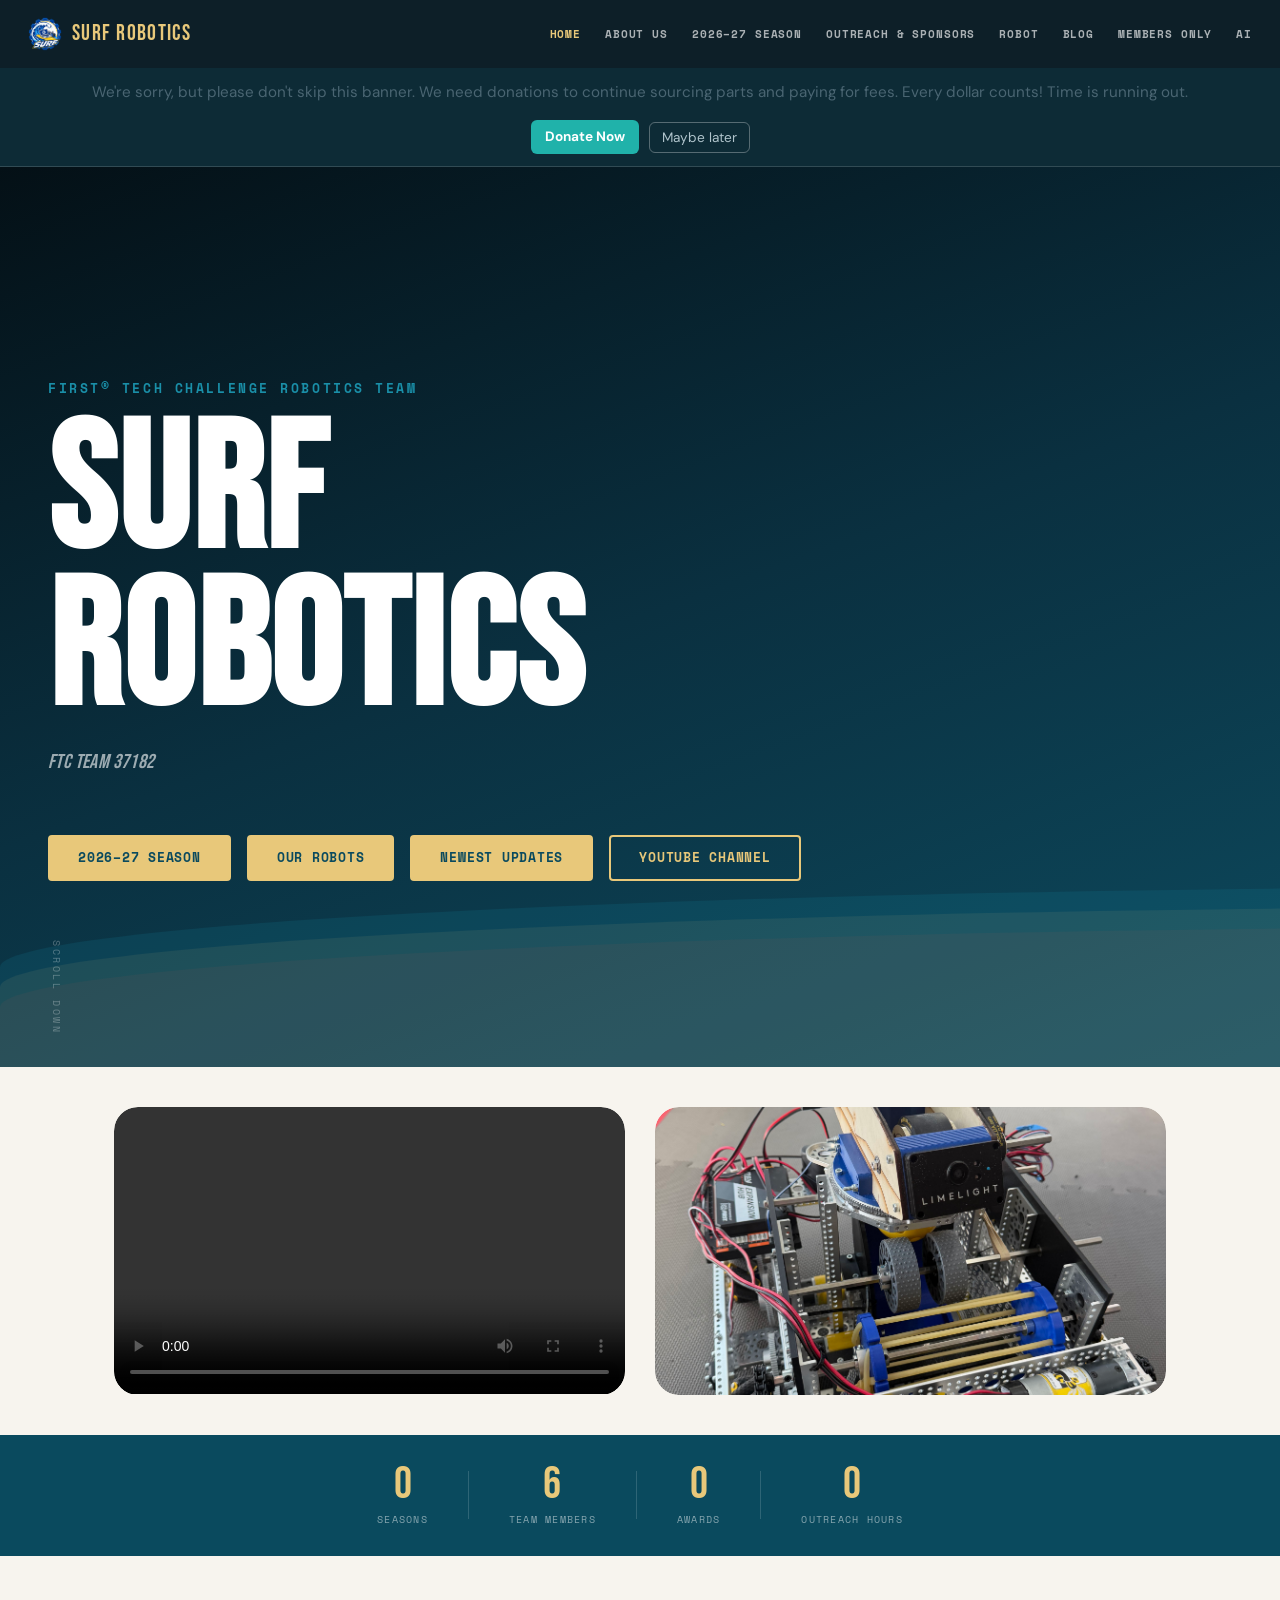
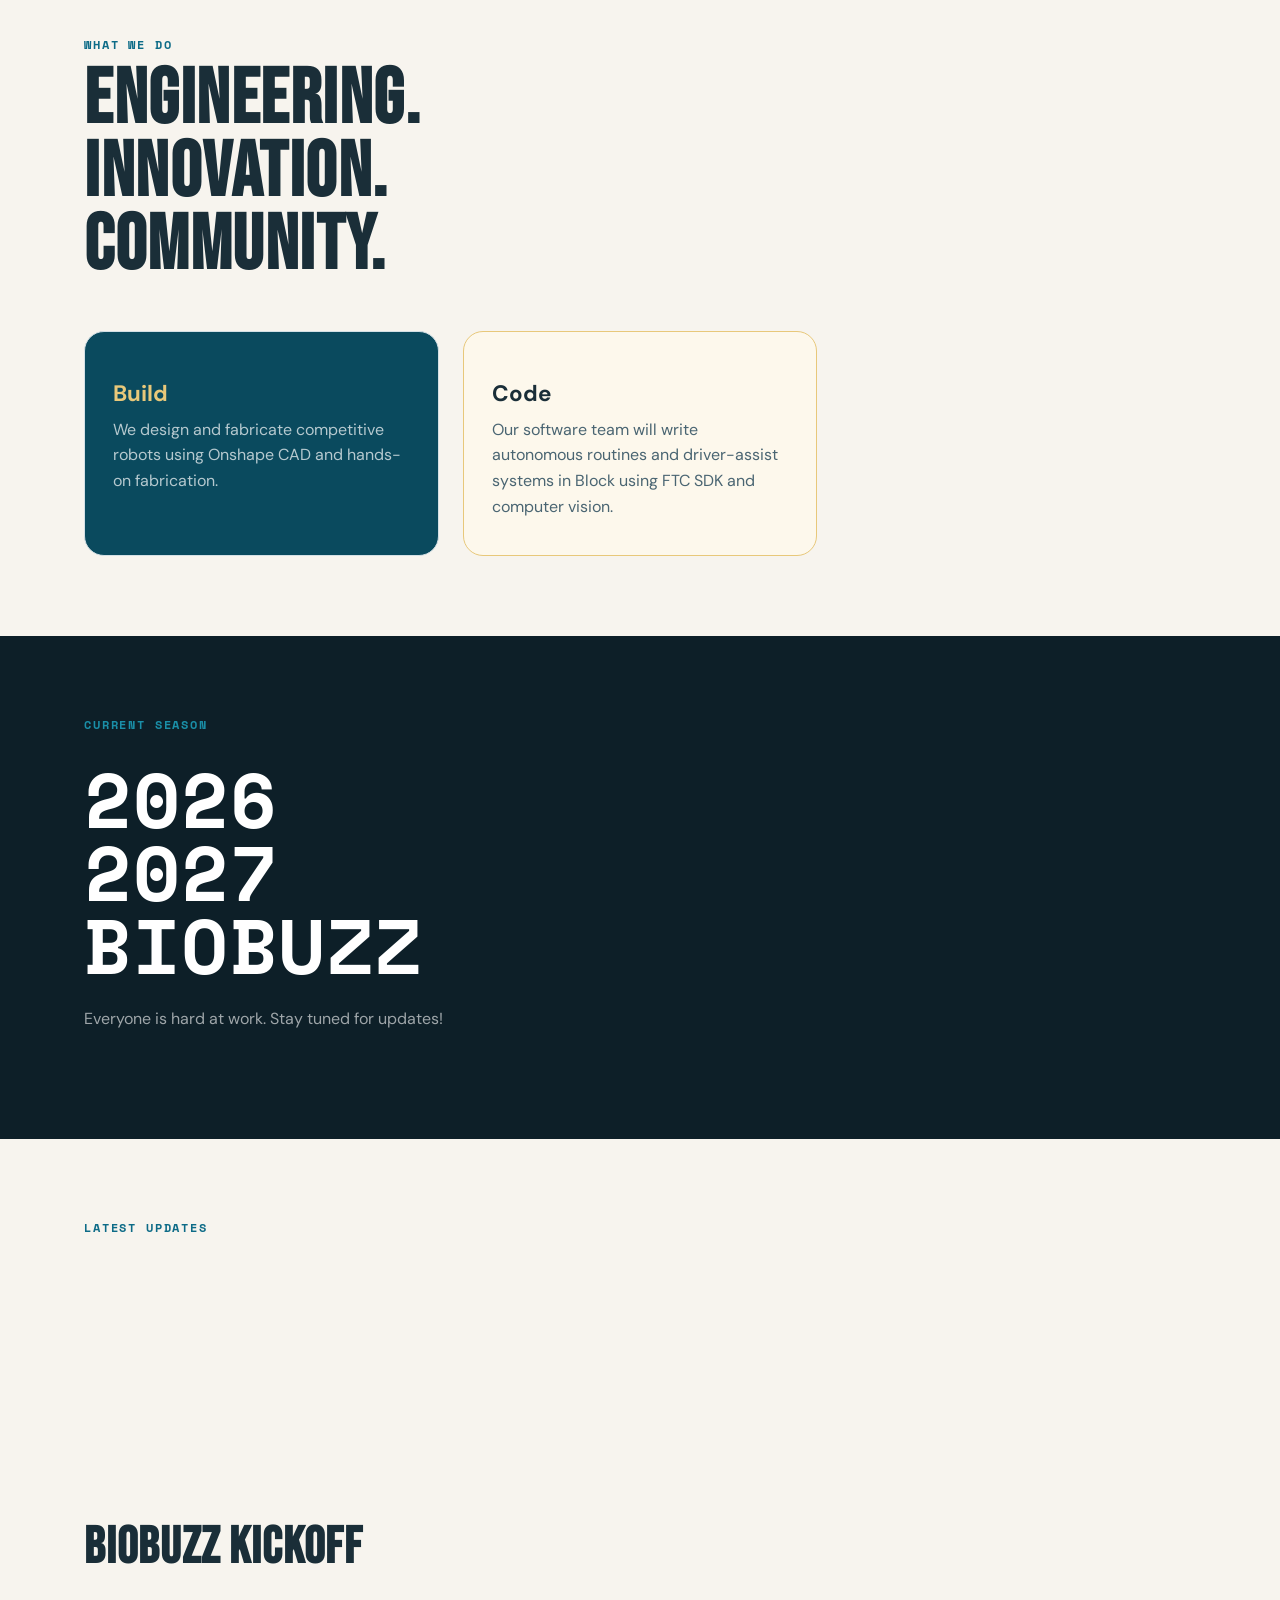
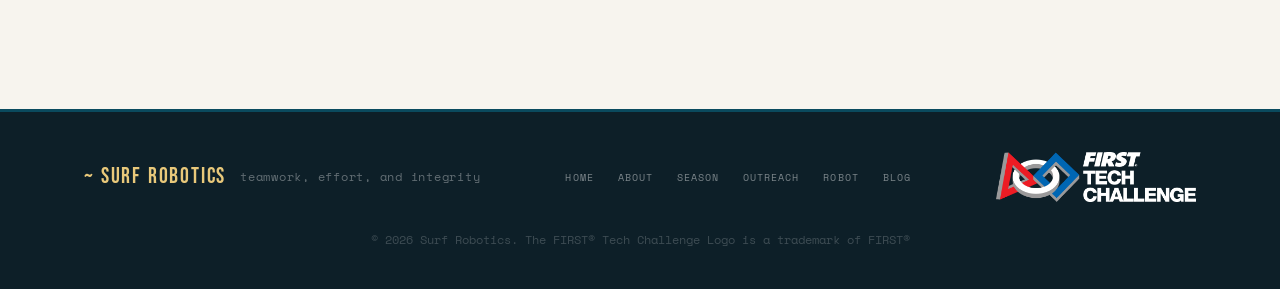
<file: index.html>
<!DOCTYPE html>
<html lang="en">
<head>
  <meta charset="UTF-8">
  <meta name="viewport" content="width=device-width, initial-scale=1.0">

  <title>Surf Robotics | FTC Team</title>

  <link rel="icon" type="image/png" sizes="32x32" href="SURF_Logo.png">
  <link rel="apple-touch-icon" href="SURF_Logo.png">
  <link rel="stylesheet" href="style.css">

  <link
    href="https://fonts.googleapis.com/css2?family=Bebas+Neue&family=DM+Sans:ital,wght@0,300;0,400;0,500;0,700;1,300&family=Space+Mono:wght@400;700&display=swap"
    rel="stylesheet"
  >

  <style>
    /* Donation Banner Styles */
    .donation-banner {
      background-color: #0d2b36;
      color: #ffffff;
      padding: 12px 20px;
      display: flex;
      justify-content: center;
      align-items: center;
      gap: 16px;
      flex-wrap: wrap;
      font-family: 'DM Sans', sans-serif;
      font-size: 0.95rem;
      border-bottom: 1px solid rgba(255, 255, 255, 0.15);
      position: relative;
      z-index: 999;
    }

    .donation-banner p {
      margin: 0;
    }

    .donation-actions {
      display: flex;
      gap: 10px;
      align-items: center;
    }

    .btn-donate {
      background-color: #20b2aa;
      color: #ffffff;
      text-decoration: none;
      padding: 6px 14px;
      border-radius: 6px;
      font-weight: 700;
      font-size: 0.85rem;
      transition: background-color 0.2s ease;
    }

    .btn-donate:hover {
      background-color: #19948d;
    }

    .btn-later {
      background: transparent;
      color: #b0c4cc;
      border: 1px solid rgba(255, 255, 255, 0.3);
      padding: 6px 12px;
      border-radius: 6px;
      font-family: 'DM Sans', sans-serif;
      font-size: 0.85rem;
      cursor: pointer;
      transition: all 0.2s ease;
    }

    .btn-later:hover {
      color: #ffffff;
      border-color: #ffffff;
    }
  </style>
</head>

<body class="page-home">

  <!-- NAV -->
  <nav class="nav">
    <a href="/" class="nav-logo">
      <img src="SURF_Logo.png" alt="SURF Robotics logo" class="nav-logo-image">
      SURF ROBOTICS
    </a>

    <button
      class="nav-toggle"
      id="navToggle"
      aria-label="Toggle menu"
    >
      <span></span>
      <span></span>
      <span></span>
    </button>

    <ul class="nav-links" id="navLinks">
      <li><a href="/" class="active" title="Click me. Sends you home.">Home</a></li>
      <li><a href="about" title="Click me.">About Us</a></li>
      <li><a href="season" title="Click me.">2026–27 Season</a></li>
      <li><a href="outreach" title="Click me.">Outreach & Sponsors</a></li>
      <li><a href="robot" title="Click me.">Robot</a></li>
      <li><a href="blog" title="Click me.">Blog</a></li>
      <li><a href="team" title="Click me.">Members Only</a></li>
      <li><a href="AI" title="New!">AI</a></li>
    </ul>
  </nav>

  <!-- DONATION BANNER -->
  <div class="donation-banner" id="donationBanner" role="region" aria-label="Donation request">
    <p>We're sorry, but please don't skip this banner. We need donations to continue sourcing parts and paying for fees. Every dollar counts! Time is running out.</p>
    <div class="donation-actions">
      <a 
        href="https://hcb.hackclub.com/donations/start/surf-ftc-team" 
        target="_blank" 
        rel="noopener noreferrer" 
        class="btn-donate"
      >
        Donate Now
      </a>
      <button type="button" class="btn-later" id="dismissBannerBtn">
        Maybe later
      </button>
    </div>
  </div>

  <!-- HERO -->
  <header class="hero">
    <div class="hero-bg">
      <div class="wave wave1"></div>
      <div class="wave wave2"></div>
      <div class="wave wave3"></div>
    </div>

    <div class="hero-content">
      <p><br></p>

      <p class="hero-eyebrow">
        FIRST® Tech Challenge Robotics Team
      </p>

      <h1 class="hero-title">
        SURF<br>
        ROBOTICS
      </h1>

      <h2 class="hero-sub">
        FTC Team 37182
      </h2>

      <p><br></p>

      <div class="hero-actions">
        <a href="season" class="btn btn-primary" title="Click me.">
          2026–27 Season
        </a>

        <a href="robot" class="btn btn-primary" title="Click me.">
          Our Robots
        </a>

        <a href="blog" class="btn btn-primary" title="Click me.">
          Newest Updates
        </a>
        
        <a
          href="https://www.youtube.com/@FTCTeamSurf"
          class="btn btn-ghost"
          title="Click me."
        >
          Youtube channel
        </a>
      </div>
    </div>

    <div class="hero-scroll">
      SCROLL DOWN
    </div>
  </header>

  <!-- STATS BAR -->
  <!-- ROBOT MEDIA -->
  <section class="home-media">
    <div class="container">

      <div class="media-item">
        <video
          class="responsive-media"
          controls
          loop
          playsinline
        >
          <source src="robot.mp4" type="video/mp4">
          Your browser does not support the video tag.
        </video>
      </div>

      <div class="media-item">
        <img
          class="responsive-media"
          src="IMG_6177.jpg"
          alt="FIRST Tech Challenge"
        >
      </div>

    </div>
  </section>

  <section class="stats-bar">
    <div class="stat">
      <span class="stat-num">0</span>
      <span class="stat-label">Seasons</span>
    </div>

    <div class="stat-divider"></div>

    <div class="stat">
      <span class="stat-num">6</span>
      <span class="stat-label">Team Members</span>
    </div>

    <div class="stat-divider"></div>

    <div class="stat">
      <span class="stat-num">0</span>
      <span class="stat-label">Awards</span>
    </div>

    <div class="stat-divider"></div>

    <div class="stat">
      <span class="stat-num">0</span>
      <span class="stat-label">Outreach Hours</span>
    </div>
  </section>

  <!-- HIGHLIGHTS -->
  <section class="section highlights">
    <div class="container">
      <p class="section-eyebrow">
        What We Do
      </p>

      <h2 class="section-title">
        Engineering.<br>
        Innovation.<br>
        Community.
      </h2>

      <div class="cards-grid">

        <div class="card card-teal">
          <div class="card-icon"></div>

          <h3>Build</h3>

          <p>
            We design and fabricate competitive robots using
            Onshape CAD and hands-on fabrication.
          </p>
        </div>

        <div class="card card-sand">
          <div class="card-icon"></div>

          <h3>Code</h3>

          <p>
            Our software team will write autonomous routines
            and driver-assist systems in Block using FTC SDK
            and computer vision.
          </p>
        </div>

      </div>
    </div>
  </section>

  <!-- SEASON TEASER -->
  <section class="section season-teaser">
    <div class="container season-teaser-inner">

      <div class="season-teaser-text">
        <p class="section-eyebrow">
          Current Season
        </p>

        <h2 class="section-title">
          2026<br>
          2027<br>
          BIOBUZZ
        </h2>

        <p>Everyone is hard at work. Stay tuned for updates!</p>
      </div>

      <p class="robot-caption"></p>

    </div>
  </section>

  <!-- LATEST BLOG -->
  <section class="section blog-teaser">
    <div class="container">

      <div class="blog-teaser-header">
        <div>
          <p class="section-eyebrow">
            Latest Updates
          </p>

          <h2 class="section-title-sm">
            BIOBUZZ Kickoff
            <iframe 
              width="560" 
              height="315" 
              src="https://www.youtube.com/embed/sUH3z5a5S9I?start=1" 
              title="YouTube video player" 
              frameborder="0" 
              allow="accelerometer; autoplay; clipboard-write; encrypted-media; gyroscope; picture-in-picture; web-share" 
              allowfullscreen>
            </iframe>
          </h2>
        </div>
      </div>
    </div>
  </section>

  <!-- FOOTER -->
  <footer class="footer">
    <div class="container footer-inner">
      <div class="footer-brand">
        <span class="logo-wave">~</span>
        SURF ROBOTICS
        <p>
          teamwork, effort, and integrity
        </p>
      </div>

      <nav class="footer-nav">
        <a href="/" title="Click me.">Home</a>
        <a href="about" title="Click me.">About</a>
        <a href="season" title="Click me.">Season</a>
        <a href="outreach" title="Click me.">Outreach</a>
        <a href="robot" title="Click me.">Robot</a>
        <a href="blog" title="Click me.">Blog</a>
      </nav>

      <img
        src="FIRSTTech_iconHorz_RGB_reverse.png.webp"
        alt="FIRST® Tech Challenge Logo"
        width="200"
      >

      <p class="footer-copy">
        © 2026 Surf Robotics. The FIRST® Tech Challenge Logo
        is a trademark of FIRST®
      </p>

    </div>
  </footer>

  <script src="main.js"></script>
  <script>
    // Hide donation banner on click and remember during session
    const donationBanner = document.getElementById('donationBanner');
    const dismissBtn = document.getElementById('dismissBannerBtn');

    if (sessionStorage.getItem('hideDonationBanner') === 'true') {
      donationBanner.style.display = 'none';
    }

    dismissBtn.addEventListener('click', () => {
      donationBanner.style.display = 'none';
      sessionStorage.setItem('hideDonationBanner', 'true');
    });
  </script>

</body>
</html>
</file>
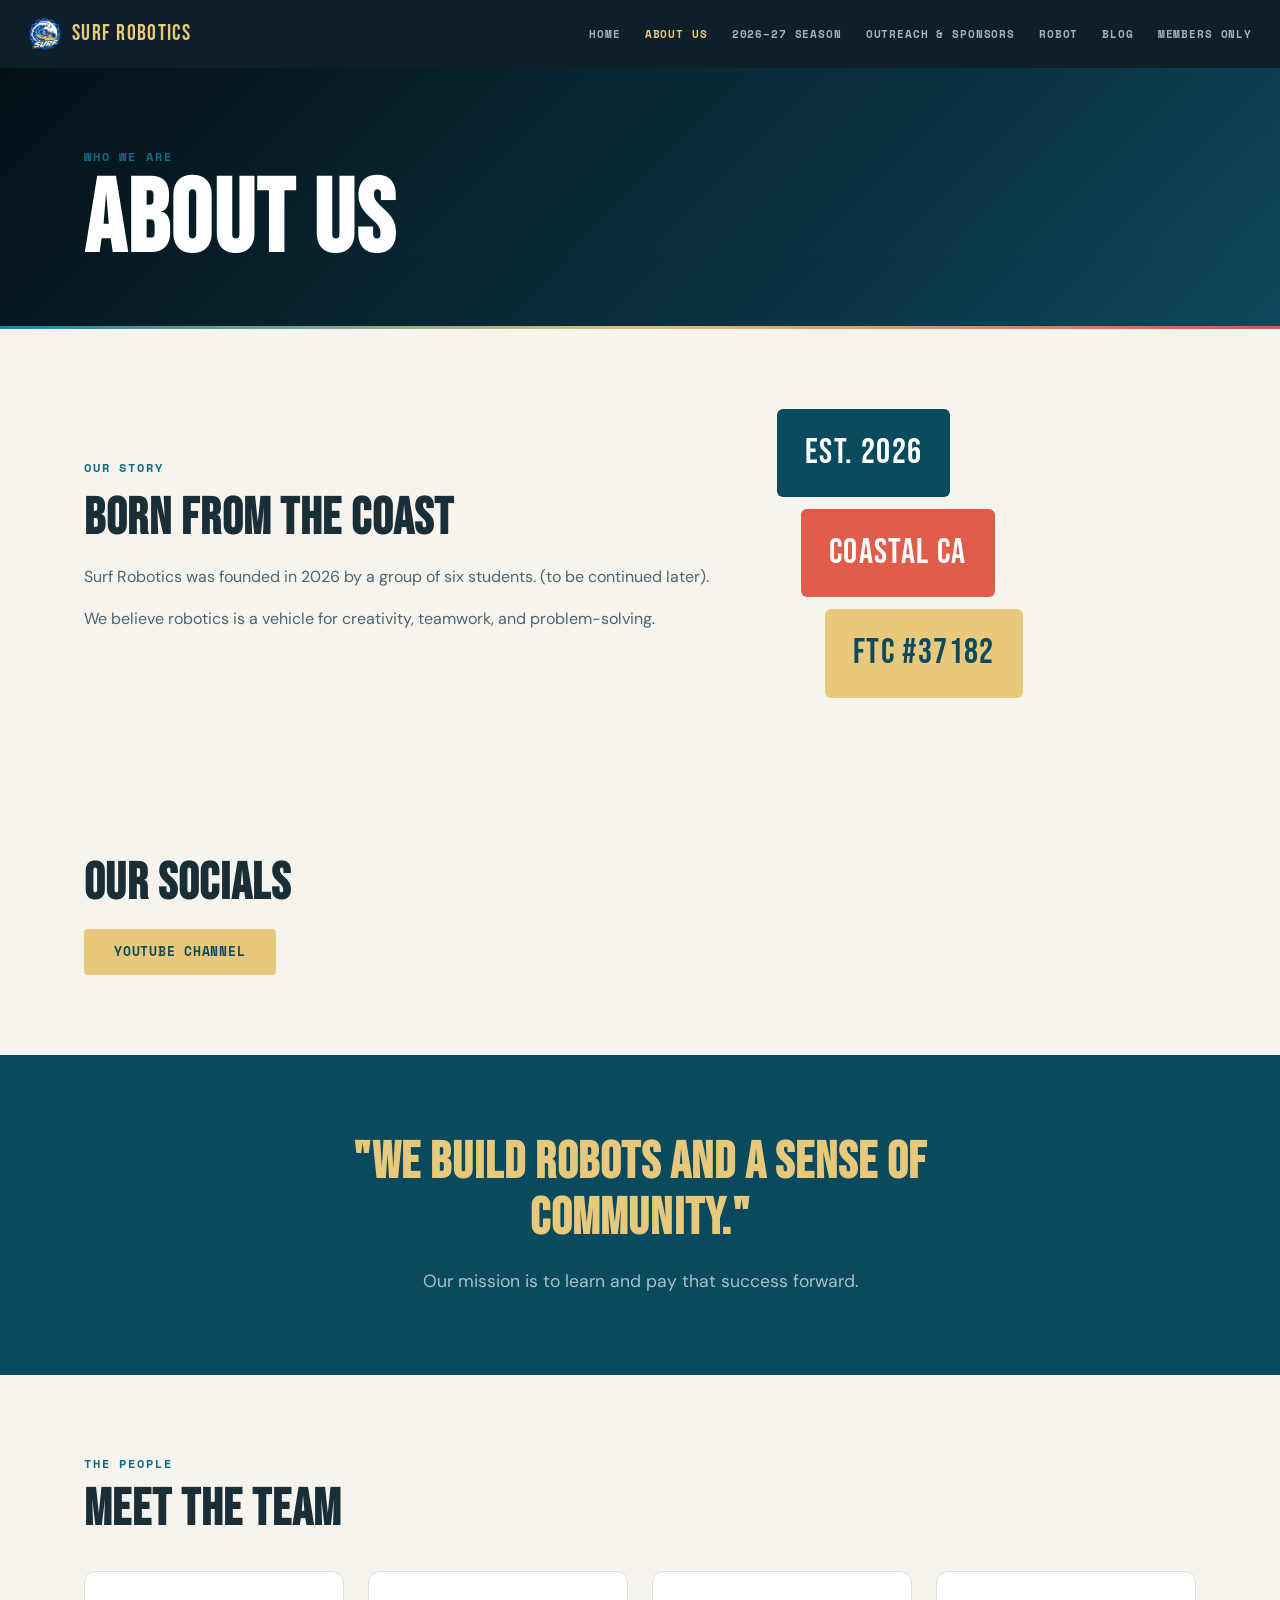
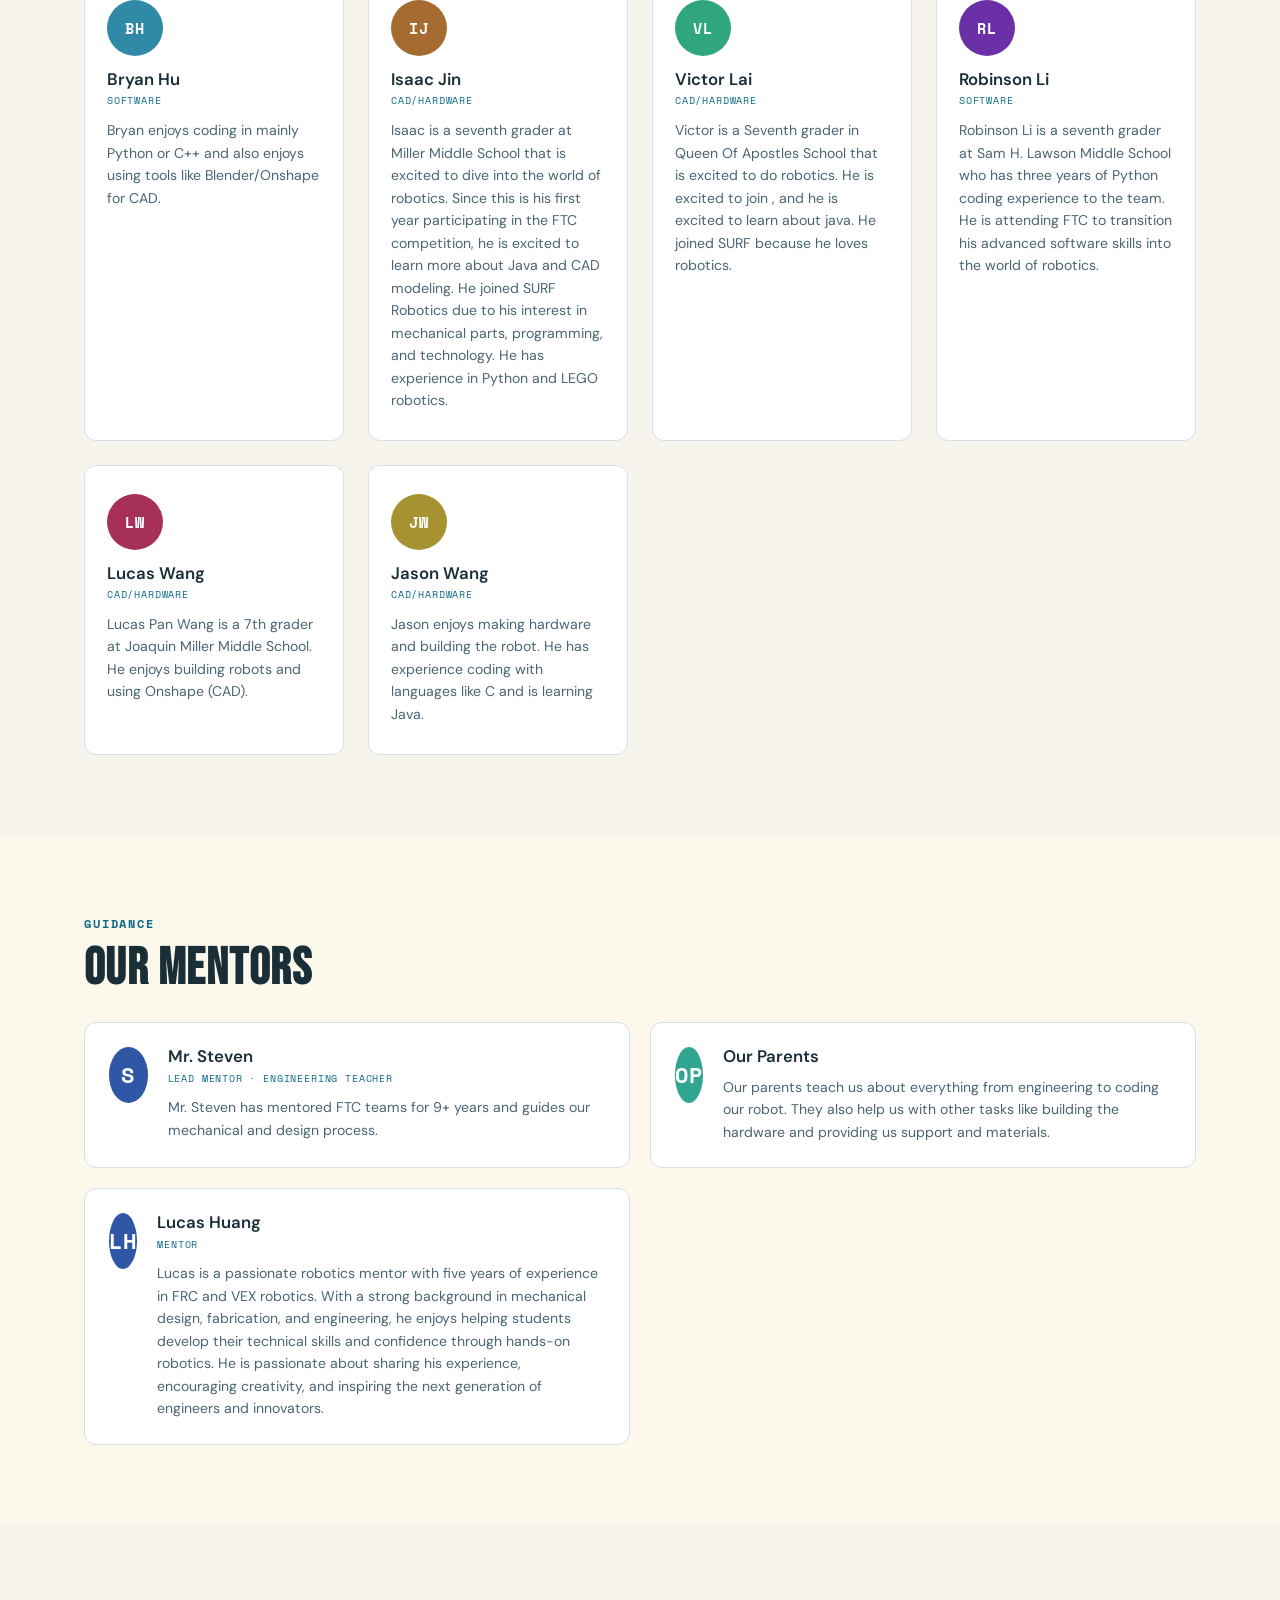
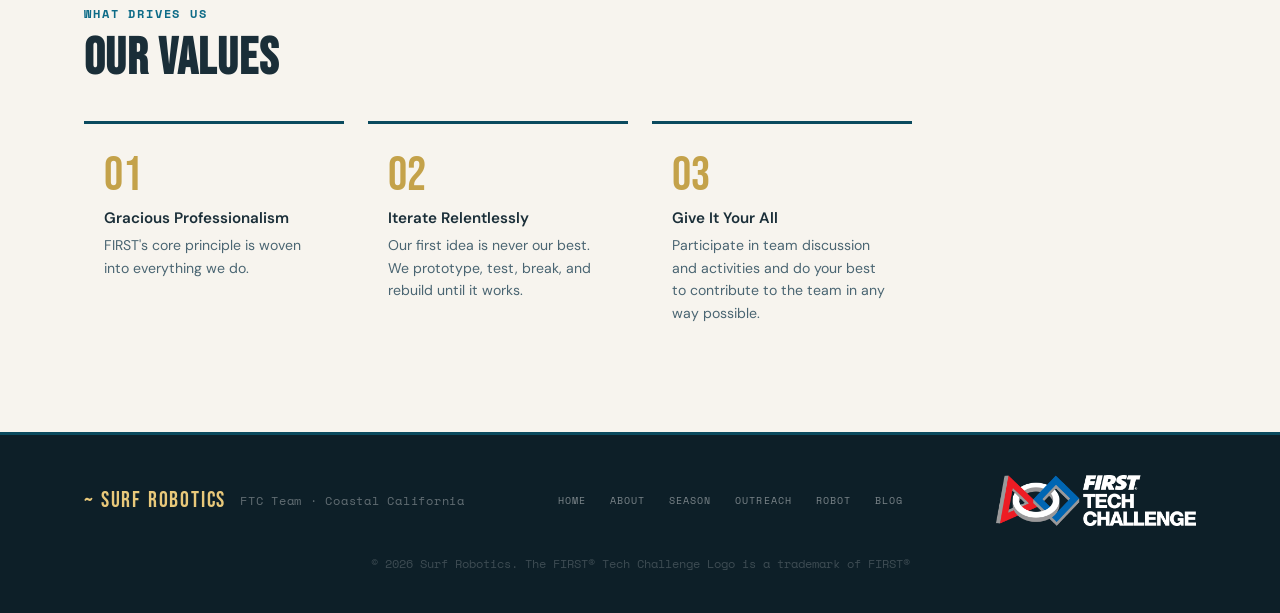
<file: about.html>
<!DOCTYPE html>
<html lang="en">
<head>
<meta charset="UTF-8">
<meta name="viewport" content="width=device-width, initial-scale=1.0">
<title>About Us | Surf Robotics</title>
<link rel="icon" type="image/png" sizes="32x32" href="SURF_Logo.png">
<link rel="apple-touch-icon" href="SURF_Logo.png">
<link rel="stylesheet" href="style.css">
<link href="https://fonts.googleapis.com/css2?family=Bebas+Neue&family=DM+Sans:ital,wght@0,300;0,400;0,500;0,700;1,300&family=Space+Mono:wght@400;700&display=swap" rel="stylesheet">
</head>
<body class="page-inner">

<nav class="nav">
  <a href="/" class="nav-logo"><img src="SURF_Logo.png" alt="SURF Robotics logo" class="nav-logo-image"> SURF ROBOTICS</a>
  <button class="nav-toggle" id="navToggle" aria-label="Toggle menu"><span></span><span></span><span></span></button>
  <ul class="nav-links" id="navLinks">
    <li><a href="/">Home</a></li>
    <li><a href="about" class="active">About Us</a></li>
    <li><a href="season">2026–27 Season</a></li>
    <li><a href="outreach">Outreach & Sponsors</a></li>
    <li><a href="robot">Robot</a></li>
    <li><a href="blog">Blog</a></li>
    <li><a href="team">Members Only</a></li>
  </ul>
</nav>

<header class="page-hero">
  <div class="page-hero-bg"></div>
  <div class="container">
    <p class="section-eyebrow">Who We Are</p>
    <h1 class="page-hero-title">About Us</h1>
  </div>
</header>

<main>
<!-- STORY -->
<section class="section">
  <div class="container two-col">
    <div class="two-col-text">
      <p class="section-eyebrow">Our Story</p>
      <h2 class="section-title-sm">Born From the Coast</h2>
      <p>Surf Robotics was founded in 2026 by a group of six students. (to be continued later).</p>
      <p>We believe robotics is a vehicle for creativity, teamwork, and problem-solving.</p>
    </div>
    <div class="two-col-visual">
      <div class="story-visual">
        <div class="sv-block sv-block1">Est. 2026</div>
        <div class="sv-block sv-block2">Coastal CA</div>
        <div class="sv-block sv-block3">FTC #37182</div>
      </div>
    </div>
  </div>
</section>

<section class="section">
  <div class="container two-col">
    <div class="two-col-text">
      <h2 class="section-title-sm">Our Socials</h2>
      <a href="https://www.youtube.com/@FTCTeamSurf" class="btn btn-primary">Youtube channel</a>
    </div>
  </div>
</section>

<!-- MISSION -->
<section class="section section-teal">
  <div class="container mission-inner">
    <h2 class="mission-quote">"We build robots and a sense of community."</h2>
    <p class="mission-sub">Our mission is to learn and pay that success forward.</p>
  </div>
</section>

<!-- TEAM MEMBERS -->
<section class="section">
  <div class="container">
    <p class="section-eyebrow">The People</p>
    <h2 class="section-title-sm">Meet the Team</h2>
    <div class="team-grid">

      <div class="team-card">
        <div class="team-avatar" style="--avatar-hue:195">BH</div>
        <h4>Bryan Hu</h4>
        <span class="team-role"> software </span>
        <p>Bryan enjoys coding in mainly Python or C++ and also enjoys using tools like Blender/Onshape for CAD. </p>
      </div>

      <div class="team-card">
        <div class="team-avatar" style="--avatar-hue:30">IJ</div>
        <h4>Isaac Jin</h4></h4>
        <span class="team-role"> CAD/hardware </span>
        <p>Isaac is a seventh grader at Miller Middle School that is excited to dive into the world of robotics. Since this is his first year participating in the FTC competition, he is excited to learn more about Java and CAD modeling. He joined SURF Robotics due to his interest in mechanical parts, programming, and technology. He has experience in Python and LEGO robotics.</p>
      </div>

      <div class="team-card">
        <div class="team-avatar" style="--avatar-hue:160">VL</div>
        <h4>Victor Lai</h4>
        <span class="team-role"> CAD/hardware </span>
        <p>Victor is a Seventh grader in Queen Of Apostles School that is excited to do robotics. He is excited to join , and he is excited to learn about java. He joined SURF because he loves robotics. </p>
      </div>

      <div class="team-card">
        <div class="team-avatar" style="--avatar-hue:270">RL</div>
        <h4>Robinson Li</h4>
        <span class="team-role"> software </span>
        <p>Robinson Li is a seventh grader at Sam H. Lawson Middle School who has three years of Python coding experience to the team. He is attending FTC to transition his advanced software skills into the world of robotics. </p>
      </div>

      <div class="team-card">
        <div class="team-avatar" style="--avatar-hue:340">LW</div>
        <h4>Lucas Wang</h4>
        <span class="team-role"> CAD/hardware </span>
        <p>Lucas Pan Wang is a 7th grader at Joaquin Miller Middle School. He enjoys building robots and using Onshape (CAD). </p>
      </div>

      <div class="team-card">
        <div class="team-avatar" style="--avatar-hue:50">JW</div>
        <h4>Jason Wang</h4>
        <span class="team-role"> CAD/hardware </span>
        <p>Jason enjoys making hardware and building the robot. He has experience coding with languages like C and is learning Java.</p>
      </div>
    </div>
  </div>
</section>

<!-- MENTORS -->
<section class="section section-sand">
  <div class="container">
    <p class="section-eyebrow">Guidance</p>
    <h2 class="section-title-sm">Our Mentors</h2>
    <div class="mentors-grid">
      <div class="mentor-card">
        <div class="team-avatar" style="--avatar-hue:220; font-size:1.4rem">S</div>
        <div>
          <h4>Mr. Steven</h4>
          <span class="team-role">Lead Mentor · Engineering Teacher</span>
          <p>Mr. Steven has mentored FTC teams for 9+ years and guides our mechanical and design process.</p>
        </div>
      </div>
      <div class="mentor-card">
        <div class="team-avatar" style="--avatar-hue:170; font-size:1.4rem">OP</div>
        <div>
          <h4>Our Parents</h4>
          <span class="team-role"></span>
          <p>Our parents teach us about everything from engineering to coding our robot. They also help us with other tasks like building the hardware and providing us support and materials.</p>
        </div>
      </div>
      <div class="mentor-card">
        <div class="team-avatar" style="--avatar-hue:220; font-size:1.4rem">LH</div>
        <div>
          <h4>Lucas Huang</h4>
          <span class="team-role">Mentor</span>
          <p>Lucas is a passionate robotics mentor with five years of experience in FRC and VEX robotics. With a strong background in mechanical design, fabrication, and engineering, he enjoys helping students develop their technical skills and confidence through hands-on robotics. He is passionate about sharing his experience, encouraging creativity, and inspiring the next generation of engineers and innovators.</p>
        </div>
      </div>
    </div>
  </div>
</section>

<!-- VALUES -->
<section class="section">
  <div class="container">
    <p class="section-eyebrow">What Drives Us</p>
    <h2 class="section-title-sm">Our Values</h2>
    <div class="values-grid">
      <div class="value-item"><span class="value-num">01</span><h4>Gracious Professionalism</h4><p>FIRST's core principle is woven into everything we do.</p></div>
      <div class="value-item"><span class="value-num">02</span><h4>Iterate Relentlessly</h4><p>Our first idea is never our best. We prototype, test, break, and rebuild until it works.</p></div>
       <div class="value-item"><span class="value-num">03</span><h4>Give It Your All</h4><p>Participate in team discussion and activities and do your best to contribute to the team in any way possible.</p></div>
  </div>
</section>

</main>

<footer class="footer">
  <div class="container footer-inner">
    <div class="footer-brand"><span class="logo-wave">~</span> SURF ROBOTICS<p>FTC Team · Coastal California</p></div>
    <nav class="footer-nav">
      <a href="/">Home</a>
      <a href="about">About</a>
      <a href="season">Season</a>
      <a href="outreach">Outreach</a>
      <a href="robot">Robot</a>
      <a href="blog">Blog</a>
    </nav>
    <img src="FIRSTTech_iconHorz_RGB_reverse.png.webp" alt="FIRST® Tech Challenge Logo" width="200">
    <p class="footer-copy">© 2026 Surf Robotics. The FIRST® Tech Challenge Logo is a trademark of FIRST®</p>
  </div>
</footer>

<script src="main.js"></script>
</body>
</htmJ>
</file>
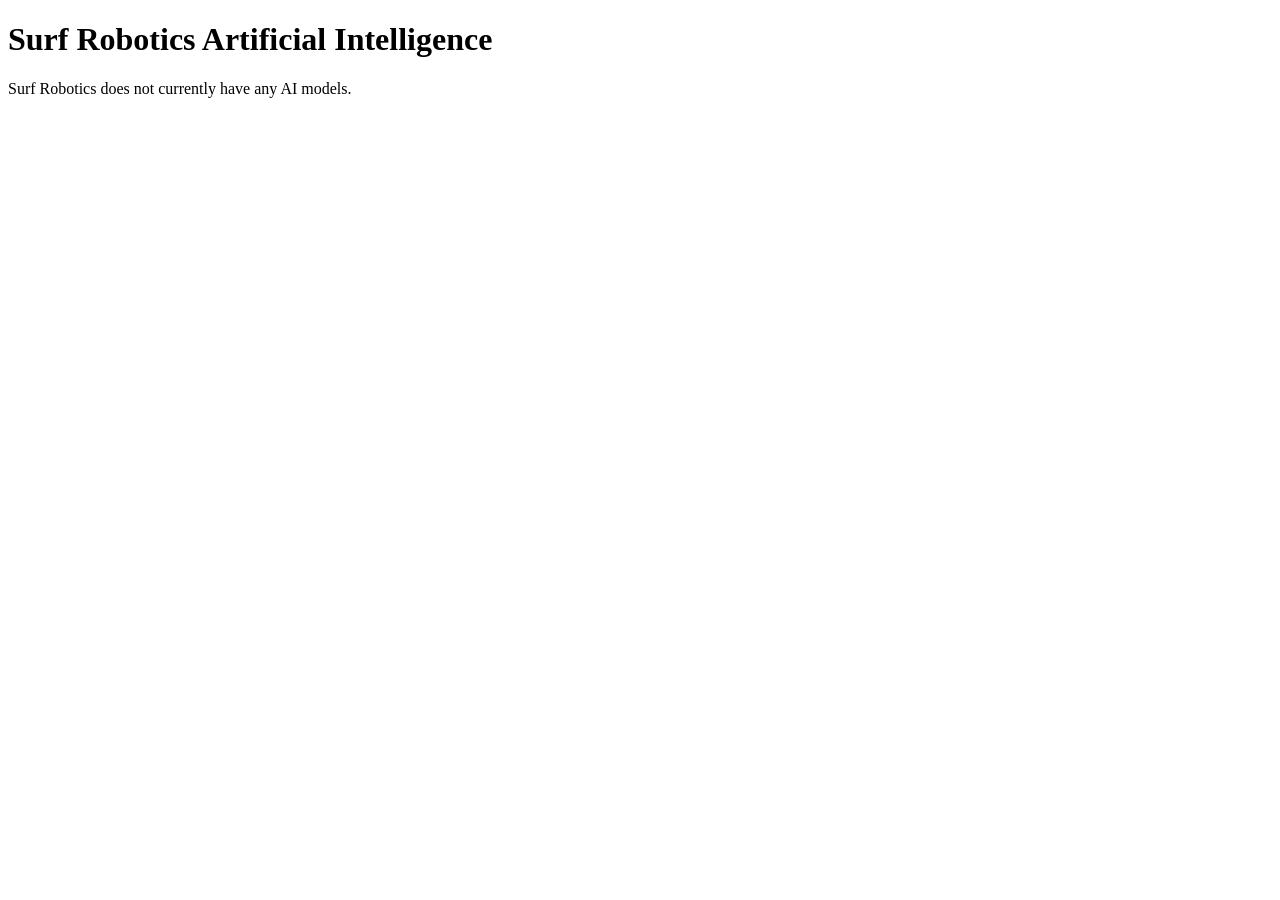
<file: ai.html>
<!DOCTYPE html>
<html lang="en">
<head>
  <meta charset="UTF-8">
  <title>Surf Robotics AI </title>
</head>
<body>
  <h1>Surf Robotics Artificial Intelligence</h1>
  <p>Surf Robotics does not currently have any AI models.</p>
</body>
</html>
</file>
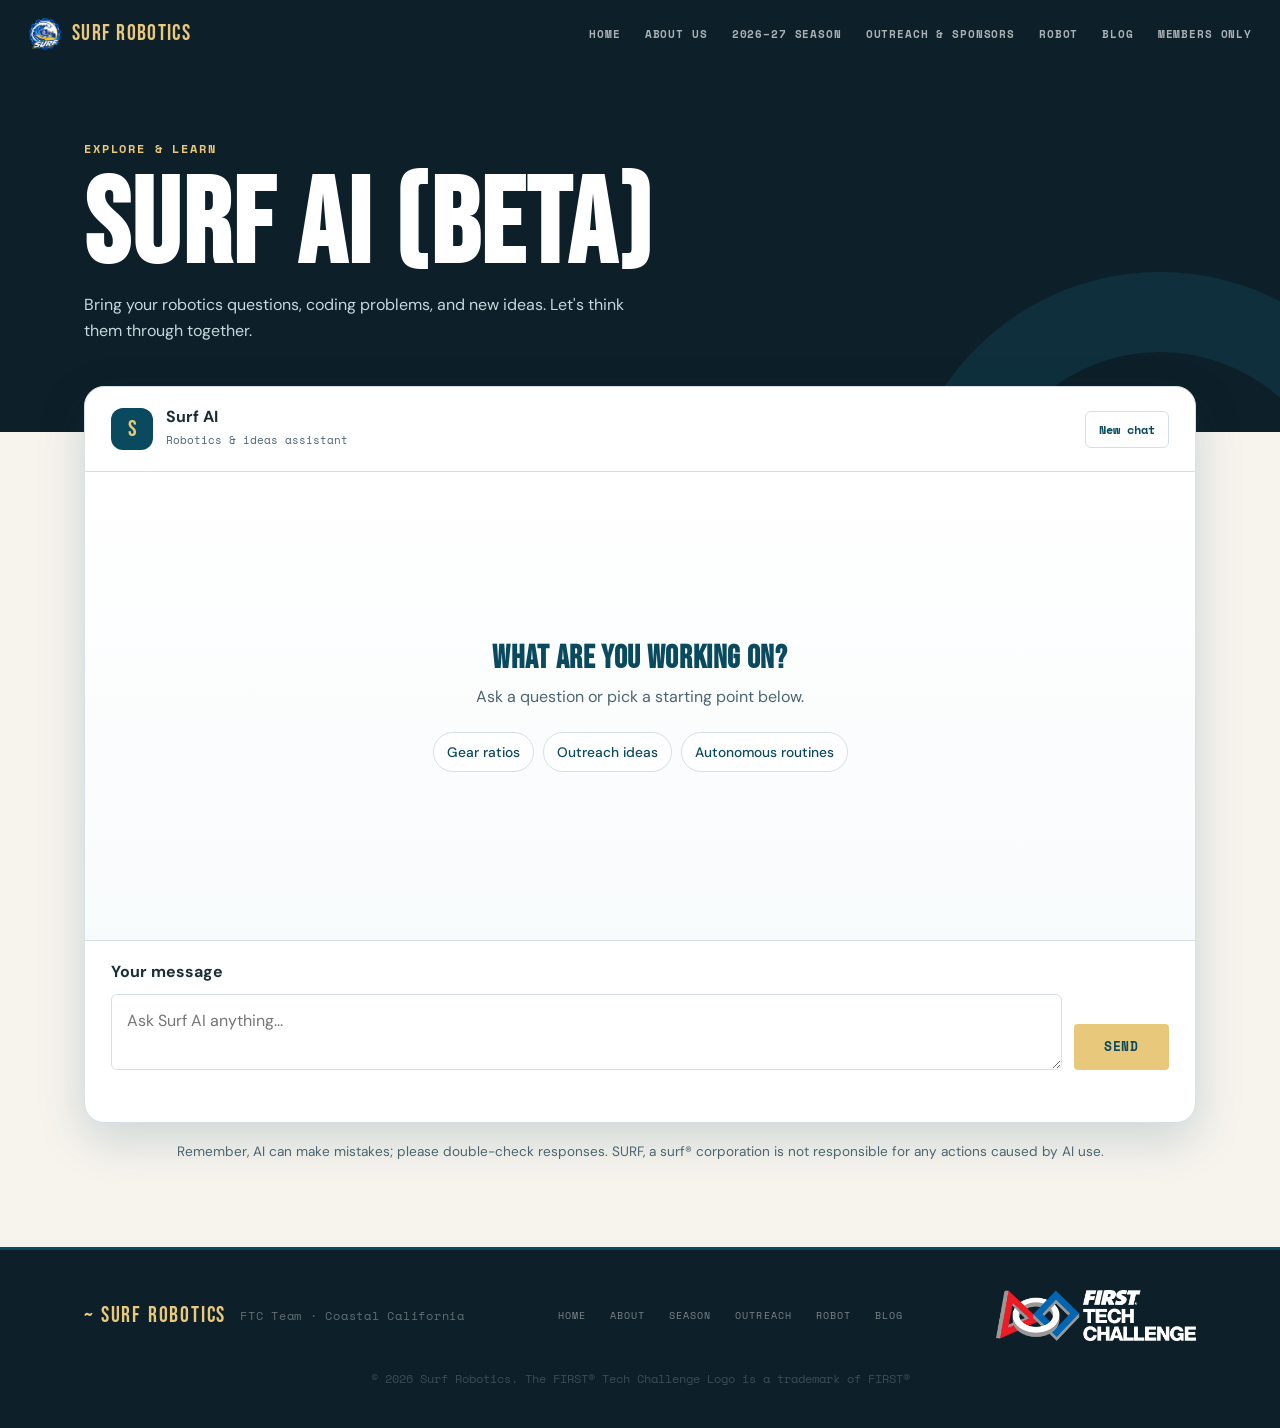
<file: AI.html>
<!DOCTYPE html>
<html lang="en">
<head>
  <meta charset="UTF-8">
  <meta name="viewport" content="width=device-width, initial-scale=1.0">
  <title>Surf AI | Surf Robotics (BETA)</title>
  <meta name="description" content="Chat with Surf AI about robotics, coding, and creative ideas.">
  <link rel="icon" type="image/png" sizes="32x32" href="SURF_Logo.png">
  <link rel="apple-touch-icon" href="SURF_Logo.png">
  <link rel="stylesheet" href="style.css">
  <link href="https://fonts.googleapis.com/css2?family=Bebas+Neue&family=DM+Sans:ital,wght@0,300;0,400;0,500;0,700;1,300&family=Space+Mono:wght@400;700&display=swap" rel="stylesheet">
  <style>
    .ai-hero { position: relative; overflow: hidden; padding: 72px 0 88px; background: var(--bg-dark); color: var(--white); }
    .ai-hero::after { content: ""; position: absolute; width: 520px; height: 520px; right: -140px; bottom: -360px; border: 80px solid rgba(26, 143, 168, 0.15); border-radius: 50%; pointer-events: none; }
    .ai-hero .container { position: relative; z-index: 1; }
    .ai-hero .section-eyebrow { color: var(--sand); }
    .ai-hero h1 { margin: 12px 0 8px; font-size: clamp(4rem, 10vw, 7.5rem); line-height: 0.95; color: var(--white); }
    .ai-hero p:last-child { max-width: 580px; color: #c6d7dd; }
    .ai-main { position: relative; margin-top: -46px; padding-bottom: 84px; }
    .ai-shell { overflow: hidden; background: var(--white); border: 1px solid var(--border); border-radius: var(--radius-lg); box-shadow: var(--shadow-lg); }
    .ai-shell-header { display: flex; align-items: center; justify-content: space-between; gap: 16px; padding: 20px 26px; border-bottom: 1px solid var(--border); }
    .ai-identity { display: flex; align-items: center; gap: 13px; }
    .ai-icon { display: grid; place-items: center; flex: 0 0 42px; width: 42px; height: 42px; border-radius: 12px; background: var(--teal); color: var(--sand); font: 1.45rem 'Bebas Neue', sans-serif; }
    .ai-identity strong { display: block; color: var(--text); line-height: 1.2; }
    .ai-identity span:last-child { color: var(--text-mid); font: 0.68rem 'Space Mono', monospace; }
    .ai-reset { padding: 9px 13px; border: 1px solid var(--border); border-radius: var(--radius-sm); background: var(--white); color: var(--teal); font: 700 0.72rem 'Space Mono', monospace; cursor: pointer; }
    .ai-reset:hover, .ai-reset:focus-visible { background: var(--teal-pale); }
    .ai-messages { display: flex; flex-direction: column; gap: 20px; min-height: 360px; height: min(52vh, 520px); overflow-y: auto; padding: 28px; background: linear-gradient(180deg, #fff, #f8fbfc); }
    .ai-message { display: flex; align-items: flex-start; gap: 11px; max-width: min(85%, 720px); }
    .ai-message-user { align-self: flex-end; flex-direction: row-reverse; }
    .ai-message-avatar { display: grid; place-items: center; flex: 0 0 30px; width: 30px; height: 30px; border-radius: 50%; background: var(--teal-pale); color: var(--teal); font: 700 0.7rem 'Space Mono', monospace; }
    .ai-message-user .ai-message-avatar { background: var(--sand-pale); }
    .ai-bubble { padding: 13px 17px; border: 1px solid var(--border); border-radius: 4px 16px 16px 16px; background: var(--white); color: var(--text); white-space: pre-wrap; overflow-wrap: anywhere; line-height: 1.55; }
    .ai-message-user .ai-bubble { border-color: var(--teal); border-radius: 16px 4px 16px 16px; background: var(--teal); color: var(--white); }
    .ai-message-pending .ai-bubble { color: var(--text-mid); }
    .ai-empty { margin: auto; max-width: 580px; text-align: center; }
    .ai-empty h2 { margin-bottom: 8px; color: var(--teal); font-size: 2rem; }
    .ai-empty p { margin-bottom: 22px; }
    .ai-prompts { display: flex; flex-wrap: wrap; justify-content: center; gap: 9px; }
    .ai-prompts button { padding: 10px 13px; border: 1px solid var(--border); border-radius: 999px; background: var(--white); color: var(--teal); font: 500 0.86rem 'DM Sans', sans-serif; cursor: pointer; }
    .ai-prompts button:hover, .ai-prompts button:focus-visible { border-color: var(--teal-light); background: var(--teal-pale); }
    .ai-composer { padding: 18px 26px 22px; border-top: 1px solid var(--border); }
    .ai-composer label { display: block; margin-bottom: 9px; color: var(--text); font-weight: 700; }
    .ai-input-row { display: flex; align-items: flex-end; gap: 12px; }
    .ai-input-row textarea { flex: 1; min-width: 0; min-height: 56px; max-height: 180px; resize: vertical; padding: 14px 15px; border: 1px solid var(--border); border-radius: var(--radius-sm); background: var(--white); color: var(--text); font: 400 1rem 'DM Sans', sans-serif; line-height: 1.45; }
    .ai-input-row textarea:focus { outline: 2px solid var(--teal-light); outline-offset: 2px; }
    .ai-send { min-height: 56px; padding: 0 22px; font: 700 0.78rem 'Space Mono', monospace; }
    .ai-send:disabled { opacity: 0.58; cursor: wait; }
    .ai-status { min-height: 1.5em; margin-top: 9px; color: var(--coral); font-size: 0.88rem; }
    .ai-note { margin-top: 18px; color: var(--text-mid); font-size: 0.85rem; text-align: center; }
    @media (max-width: 600px) {
      .ai-hero { padding: 52px 0 76px; }
      .ai-main { margin-top: -36px; padding-bottom: 56px; }
      .ai-shell-header, .ai-composer { padding-left: 16px; padding-right: 16px; }
      .ai-messages { height: min(55vh, 500px); min-height: 340px; padding: 20px 15px; }
      .ai-message { max-width: 96%; }
      .ai-input-row { gap: 8px; }
      .ai-send { padding: 0 14px; }
    }
  </style>
</head>
<body class="page-inner">
  <nav class="nav">
    <a href="/" class="nav-logo"><img src="SURF_Logo.png" alt="Surf Robotics logo" class="nav-logo-image"> SURF ROBOTICS</a>
    <button class="nav-toggle" id="navToggle" aria-label="Toggle menu" aria-controls="navLinks"><span></span><span></span><span></span></button>
    <ul class="nav-links" id="navLinks">
      <li><a href="/">Home</a></li>
      <li><a href="about">About Us</a></li>
      <li><a href="season">2026–27 Season</a></li>
      <li><a href="outreach">Outreach &amp; Sponsors</a></li>
      <li><a href="robot">Robot</a></li>
      <li><a href="blog">Blog</a></li>
      <li><a href="team">Members Only</a></li>
    </ul>
  </nav>

  <header class="ai-hero">
    <div class="container">
      <p class="section-eyebrow">Explore &amp; Learn</p>
      <h1>Surf AI (BETA)</h1>
      <p>Bring your robotics questions, coding problems, and new ideas. Let's think them through together.</p>
    </div>
  </header>

  <main class="ai-main">
    <div class="container">
      <section class="ai-shell" aria-label="Surf AI chat">
        <div class="ai-shell-header">
          <div class="ai-identity"><span class="ai-icon" aria-hidden="true">S</span><div><strong>Surf AI</strong><span>Robotics &amp; ideas assistant</span></div></div>
          <button class="ai-reset" type="button" id="newChat">New chat</button>
        </div>
        <div class="ai-messages" id="messages" role="log" aria-label="Chat messages" aria-live="polite" aria-relevant="additions text">
          <div class="ai-empty" id="emptyState">
            <h2>What are you working on?</h2>
            <p>Ask a question or pick a starting point below.</p>
            <div class="ai-prompts">
              <button type="button" data-prompt="Explain how gear ratios affect a robot's speed and torque.">Gear ratios</button>
              <button type="button" data-prompt="Help me brainstorm an outreach event for an FTC team.">Outreach ideas</button>
              <button type="button" data-prompt="What is an autonomous routine in FTC robotics?">Autonomous routines</button>
            </div>
          </div>
        </div>
        <form class="ai-composer" id="chatForm">
          <label for="prompt">Your message</label>
          <div class="ai-input-row">
            <textarea id="prompt" name="prompt" rows="2" maxlength="4000" placeholder="Ask Surf AI anything..." required></textarea>
            <button class="btn btn-primary ai-send" type="submit" id="sendButton">Send</button>
          </div>
          <p class="ai-status" id="status" role="status" aria-live="polite"></p>
        </form>
      </section>
      <p class="ai-note">Remember, AI can make mistakes; please double-check responses. SURF, a surf® corporation is not responsible for any actions caused by AI use.</p>
    </div>
  </main>

  <footer class="footer">
    <div class="container footer-inner">
      <div class="footer-brand"><span class="logo-wave">~</span> SURF ROBOTICS<p>FTC Team · Coastal California</p></div>
      <nav class="footer-nav" aria-label="Footer navigation">
        <a href="/">Home</a><a href="about">About</a><a href="season">Season</a><a href="outreach">Outreach</a><a href="robot">Robot</a><a href="blog">Blog</a>
      </nav>
      <img src="FIRSTTech_iconHorz_RGB_reverse.png.webp" alt="FIRST Tech Challenge logo" width="200">
      <p class="footer-copy">© 2026 Surf Robotics. The FIRST® Tech Challenge Logo is a trademark of FIRST®</p>
    </div>
  </footer>

  <script src="main.js"></script>
  <script>
    // Add your Gemini API key here. A key in this file is visible to everyone who visits the page.
    const GEMINI_API_KEY = "Key";
    const GEMINI_MODEL = "gemini-3.5-flash-lite";

    const form = document.getElementById("chatForm");
    const promptInput = document.getElementById("prompt");
    const sendButton = document.getElementById("sendButton");
    const messages = document.getElementById("messages");
    const emptyState = document.getElementById("emptyState");
    const status = document.getElementById("status");
    const newChatButton = document.getElementById("newChat");
    let conversation = [];
    let sending = false;

    function addMessage(role, content, pending = false) {
      const item = document.createElement("div");
      item.className = `ai-message ai-message-${role}${pending ? " ai-message-pending" : ""}`;
      const avatar = document.createElement("span");
      avatar.className = "ai-message-avatar";
      avatar.setAttribute("aria-hidden", "true");
      avatar.textContent = role === "user" ? "YOU" : "S";
      const bubble = document.createElement("div");
      bubble.className = "ai-bubble";
      bubble.textContent = content;
      item.append(avatar, bubble);
      messages.append(item);
      messages.scrollTop = messages.scrollHeight;
      return item;
    }

    function getResponseText(data) {
      return (data.candidates?.[0]?.content?.parts || [])
        .filter(part => !part.thought && typeof part.text === "string")
        .map(part => part.text)
        .join("\n")
        .trim();
    }

    form.addEventListener("submit", async event => {
      event.preventDefault();
      if (sending) return;
      const question = promptInput.value.trim();
      if (!question) return;
      if (!GEMINI_API_KEY.trim() || GEMINI_API_KEY === "PASTE_YOUR_GEMINI_API_KEY_HERE") {
        status.textContent = "Add your Gemini API key to GEMINI_API_KEY in ai.html first.";
        return;
      }

      sending = true;
      status.textContent = "";
      sendButton.disabled = true;
      promptInput.disabled = true;
      newChatButton.disabled = true;
      emptyState.hidden = true;
      const userMessage = addMessage("user", question);
      const pendingMessage = addMessage("assistant", "Thinking…", true);

      try {
        const response = await fetch(`https://generativelanguage.googleapis.com/v1beta/models/${encodeURIComponent(GEMINI_MODEL)}:generateContent`, {
          method: "POST",
          headers: {
            "Content-Type": "application/json",
            "x-goog-api-key": GEMINI_API_KEY.trim()
          },
          body: JSON.stringify({
            systemInstruction: {
              parts: [{ text: "You are Surf AI, a friendly assistant on the Surf Robotics FTC team website. Help with robotics, coding, outreach, and general questions. Be clear and concise. The only team facts you know are that Surf Robotics is FTC Team 37182, founded in 2026 in coastal California. Do not invent other team facts." }]
            },
            contents: [...conversation.slice(-12), { role: "user", parts: [{ text: question }] }],
            generationConfig: { maxOutputTokens: 1200 }
          })
        });
        const data = await response.json();
        if (!response.ok) throw new Error(data.error?.message || `Request failed (${response.status}).`);
        const answer = getResponseText(data);
        if (!answer) {
          const reason = data.candidates?.[0]?.finishReason || data.promptFeedback?.blockReason;
          throw new Error(reason ? `Gemini returned no text (${reason}). Please try again.` : "Gemini returned no text. Please try again.");
        }

        pendingMessage.querySelector(".ai-bubble").textContent = answer;
        pendingMessage.classList.remove("ai-message-pending");
        conversation.push(
          { role: "user", parts: [{ text: question }] },
          { role: "model", parts: data.candidates[0].content.parts }
        );
        promptInput.value = "";
      } catch (error) {
        pendingMessage.remove();
        userMessage.remove();
        emptyState.hidden = messages.querySelectorAll(".ai-message").length > 0;
        status.textContent = error instanceof TypeError
          ? "Could not connect to Gemini. Check your connection and try again."
          : error.message;
      } finally {
        sending = false;
        sendButton.disabled = false;
        promptInput.disabled = false;
        newChatButton.disabled = false;
        promptInput.focus();
      }
    });

    promptInput.addEventListener("keydown", event => {
      if (event.key === "Enter" && !event.shiftKey && !event.isComposing) {
        event.preventDefault();
        form.requestSubmit();
      }
    });
    document.querySelectorAll("[data-prompt]").forEach(button => {
      button.addEventListener("click", () => {
        promptInput.value = button.dataset.prompt;
        promptInput.focus();
      });
    });
    newChatButton.addEventListener("click", () => {
      conversation = [];
      messages.querySelectorAll(".ai-message").forEach(message => message.remove());
      emptyState.hidden = false;
      status.textContent = "";
      promptInput.value = "";
      promptInput.focus();
    });
  </script>
</body>
</html>
</file>
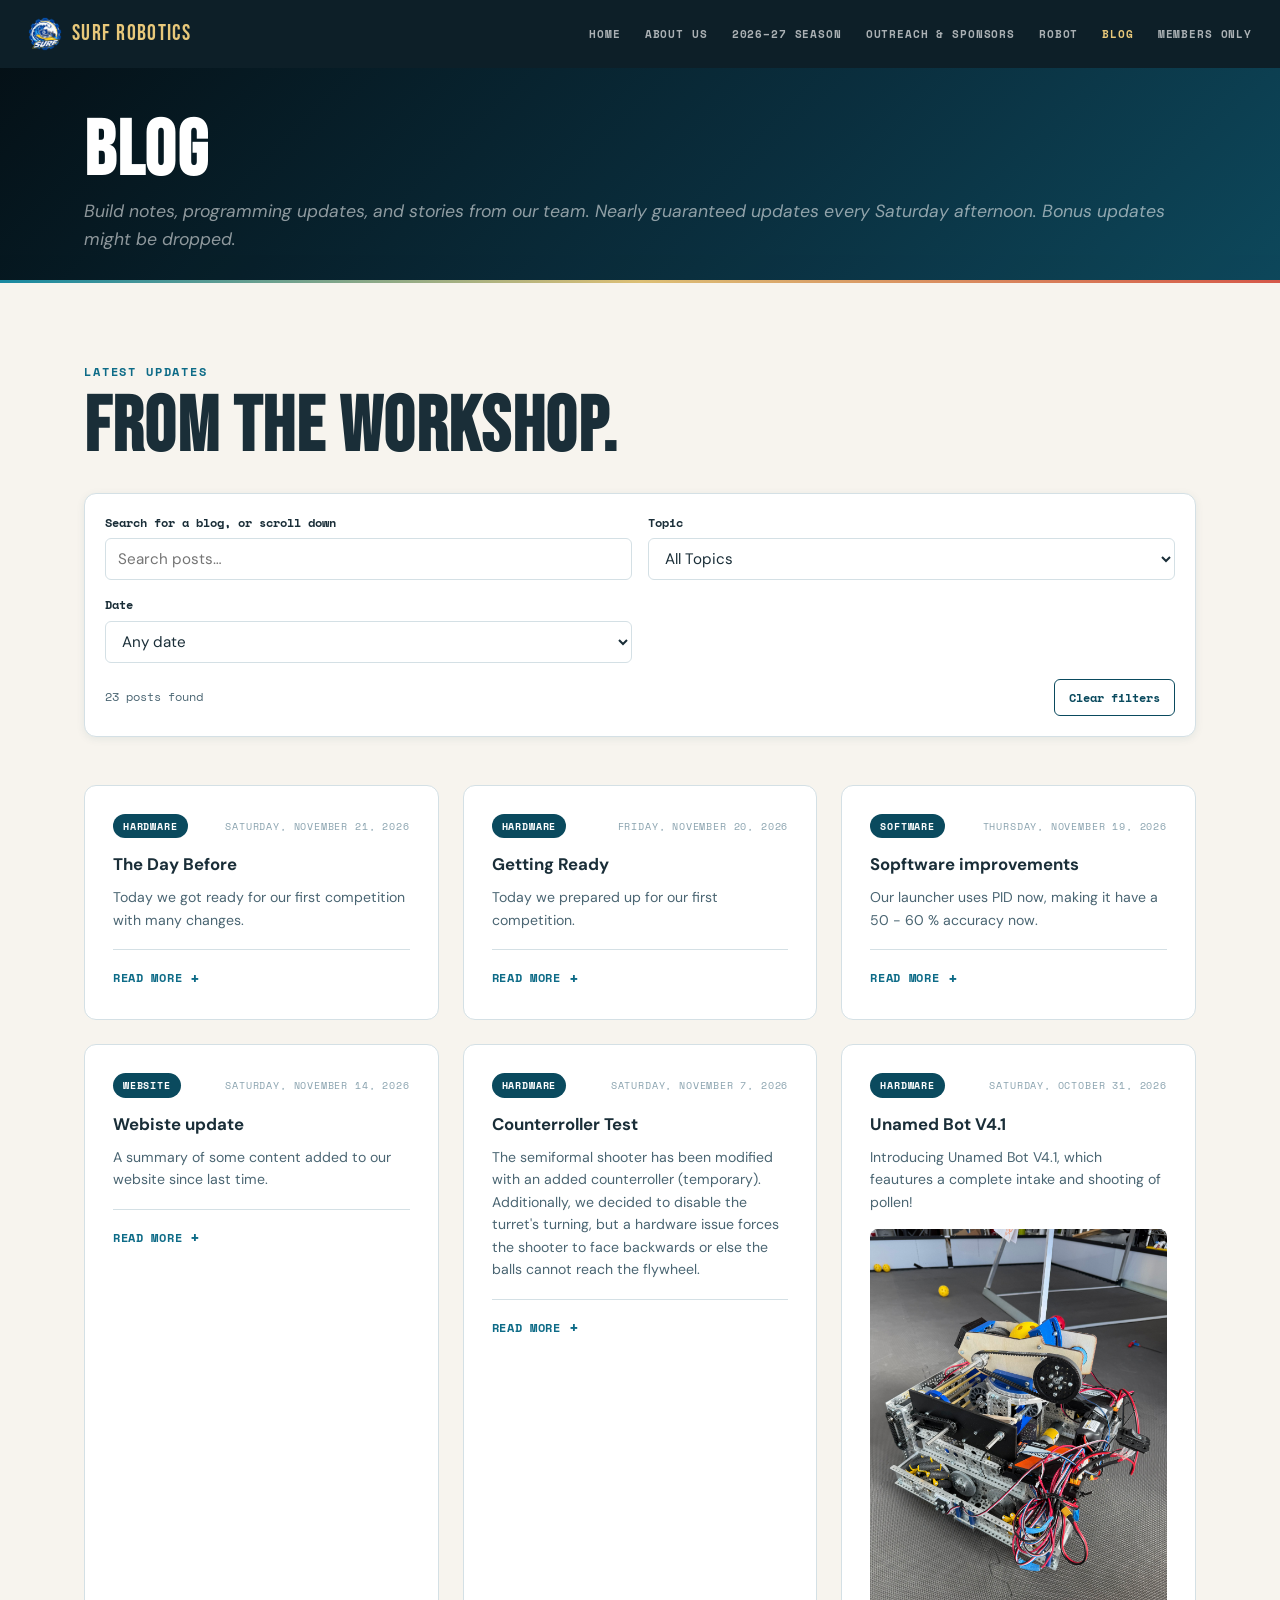
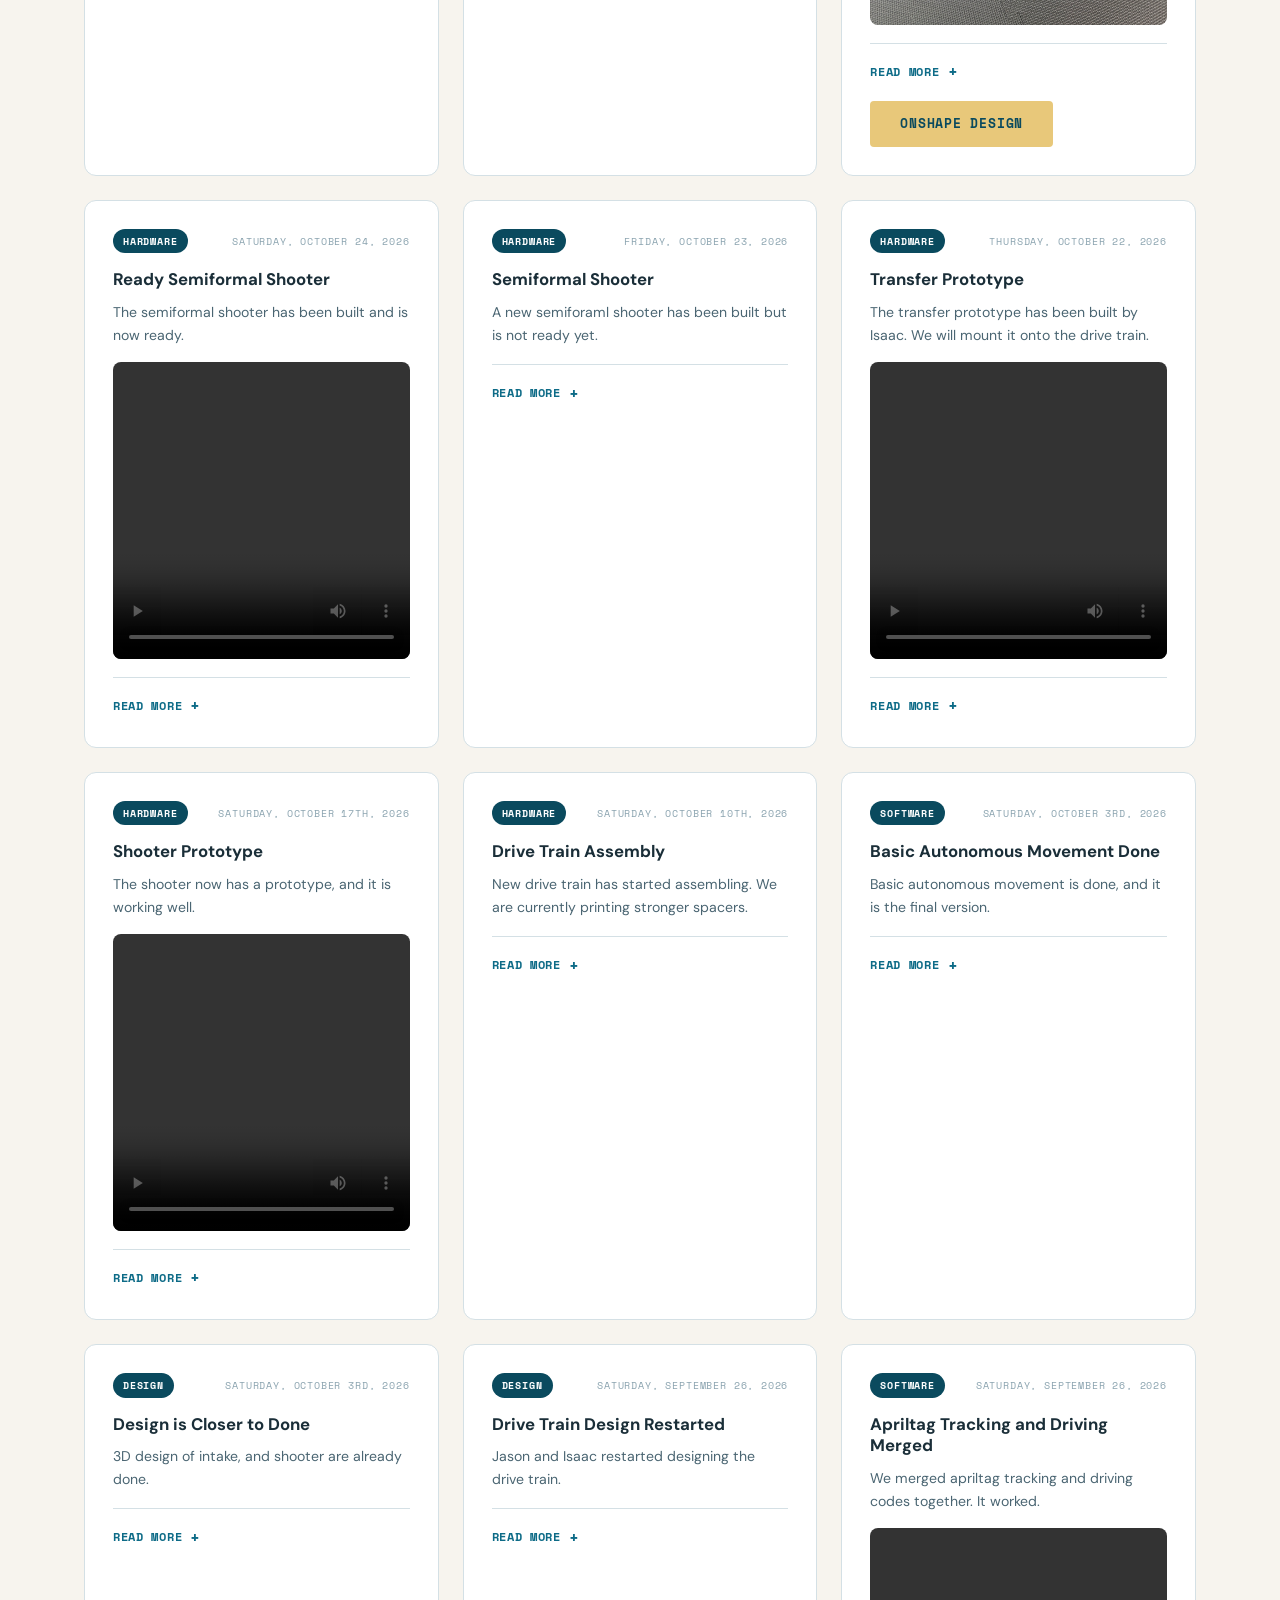
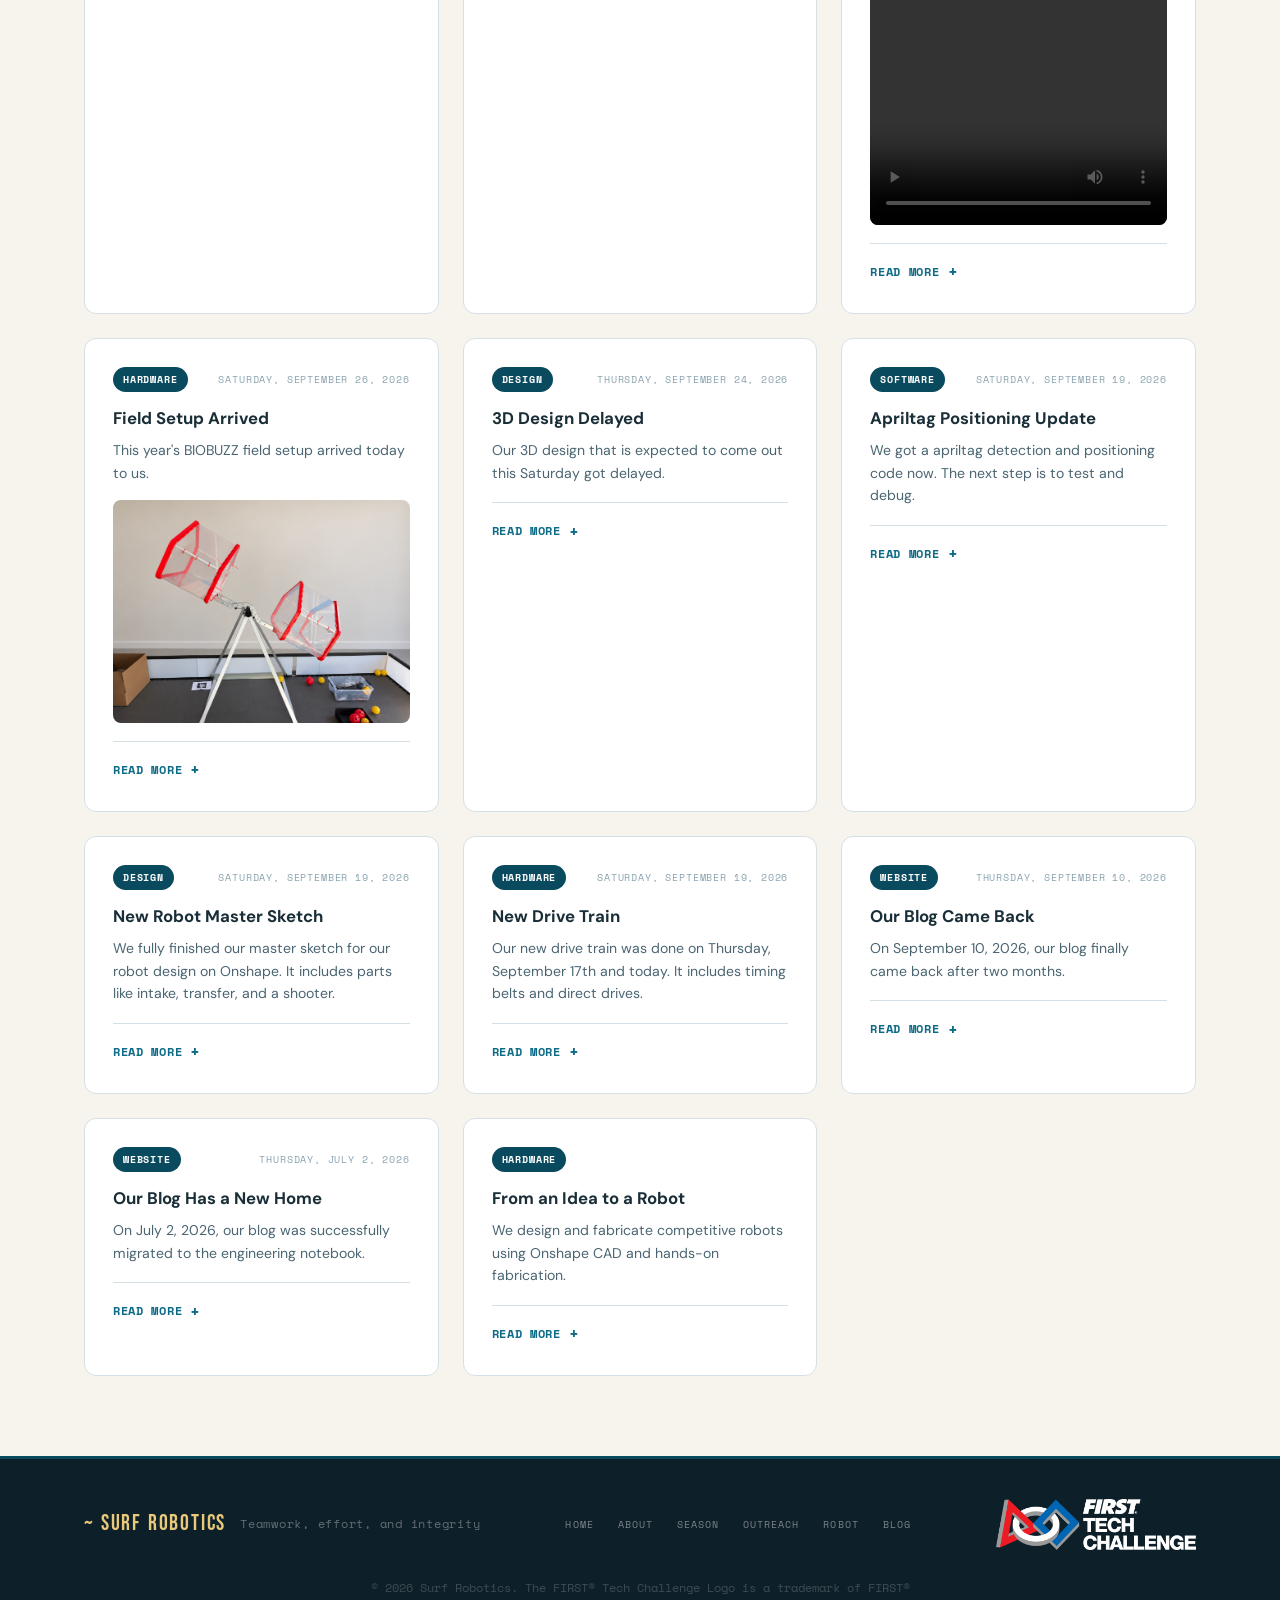
<file: blog.html>
<!DOCTYPE html>
<html lang="en">

<head>
  <meta charset="UTF-8">
  <meta name="viewport" content="width=device-width, initial-scale=1.0">

  <title>Blog | Surf Robotics</title>

  <link rel="icon" type="image/png" sizes="32x32" href="SURF_Logo.png">
  <link rel="apple-touch-icon" href="SURF_Logo.png">
  <link rel="stylesheet" href="style.css">

  <link
    href="https://fonts.googleapis.com/css2?family=Bebas+Neue&family=DM+Sans:ital,wght@0,300;0,400;0,500;0,700;1,300&family=Space+Mono:wght@400;700&display=swap"
    rel="stylesheet"
  >

  <!-- Blog page only -->
  <style>
    /* Thinner blog header */
    .page-blog .page-hero {
      padding: 50px 0 30px;
    }

    .page-blog .page-hero-title {
      font-size: clamp(3rem, 6vw, 5rem);
      margin-top: 0;
    }

    .page-blog .page-hero-sub {
      margin-top: 10px;
    }

    /* Blog post information */
    .blog-meta {
      display: flex;
      justify-content: space-between;
      align-items: center;
      gap: 12px;
      flex-wrap: wrap;
      margin-bottom: 16px;
      font-family: "Space Mono", monospace;
      font-size: 0.65rem;
      letter-spacing: 0.08em;
      text-transform: uppercase;
      color: var(--text-light);
    }

    .blog-category {
      display: inline-block;
      padding: 4px 10px;
      border-radius: 20px;
      background: var(--teal);
      color: var(--white);
      font-weight: 700;
    }

    .blog-image {
      display: block;
      width: 100%;
      height: auto;
      margin-top: 16px;
      border-radius: 8px;
    }

    .blog-video {
      display: block;
      width: min(100%, 560px);
      aspect-ratio: 1 / 1;
      height: auto;
      object-fit: cover;
      margin: 16px auto 0;
      border-radius: 8px;
    }

    /* Read more section */
    .blog-details {
      margin-top: 18px;
      border-top: 1px solid var(--border);
      padding-top: 14px;
    }

    .blog-details summary {
      display: inline-flex;
      align-items: center;
      color: var(--teal-mid);
      font-family: "Space Mono", monospace;
      font-size: 0.72rem;
      font-weight: 700;
      letter-spacing: 0.06em;
      text-transform: uppercase;
      cursor: pointer;
      list-style: none;
    }

    .blog-details summary::-webkit-details-marker {
      display: none;
    }

    .blog-details summary::after {
      content: "+";
      margin-left: 8px;
      font-size: 1rem;
    }

    .blog-details[open] summary::after {
      content: "−";
    }

    .blog-details .label-close {
      display: none;
    }

    .blog-details[open] .label-open {
      display: none;
    }

    .blog-details[open] .label-close {
      display: inline;
    }

    .blog-details p {
      margin-top: 14px;
      margin-bottom: 0;
    }

    .blog-actions {
      margin-top: 16px;
    }

    /* Search and filtering controls */
    .blog-filters {
      display: grid;
      grid-template-columns: repeat(2, minmax(0, 1fr));
      gap: 16px;
      margin: 28px 0 12px;
      padding: 20px;
      border: 1px solid var(--border);
      border-radius: var(--radius);
      background: var(--white);
      box-shadow: var(--shadow-sm);
    }

    .blog-filter-field {
      display: grid;
      gap: 6px;
      min-width: 0;
      color: var(--text);
      font-family: "Space Mono", monospace;
      font-size: 0.72rem;
      font-weight: 700;
    }

    .blog-filter-field input,
    .blog-filter-field select {
      width: 100%;
      min-height: 42px;
      padding: 8px 12px;
      border: 1px solid var(--border);
      border-radius: var(--radius-sm);
      background: var(--white);
      color: var(--text);
      font: 400 0.95rem "DM Sans", sans-serif;
    }

    .blog-filter-field :is(input, select):focus-visible,
    .blog-filter-reset:focus-visible {
      outline: 3px solid var(--teal-light);
      outline-offset: 2px;
    }

    .blog-date-fields {
      display: grid;
      grid-template-columns: repeat(2, minmax(0, 1fr));
      gap: 16px;
      grid-column: 1 / -1;
    }

    .blog-date-fields[hidden],
    .blog-empty[hidden],
    .blog-card[hidden] {
      display: none !important;
    }

    .blog-filter-actions {
      display: flex;
      align-items: center;
      justify-content: space-between;
      gap: 16px;
      grid-column: 1 / -1;
      flex-wrap: wrap;
    }

    .blog-filter-reset {
      padding: 8px 14px;
      border: 1px solid var(--teal);
      border-radius: var(--radius-sm);
      background: var(--white);
      color: var(--teal);
      font: 700 0.78rem "Space Mono", monospace;
      cursor: pointer;
    }

    .blog-filter-reset:hover {
      background: var(--teal-pale);
    }

    .blog-results,
    .blog-empty {
      color: var(--text-mid);
      font-family: "Space Mono", monospace;
      font-size: 0.78rem;
    }

    .blog-empty {
      margin: 20px 0;
    }

    @media (max-width: 600px) {
      .blog-filters,
      .blog-date-fields {
        grid-template-columns: 1fr;
      }
    }

    @media (max-width: 600px) {
      .page-blog .page-hero {
        padding: 28px 0 24px;
      }

      .page-blog .page-hero-title {
        font-size: 3.2rem;
      }

      .page-blog .page-hero-sub {
        font-size: 0.95rem;
      }
    }
  </style>
</head>

<body class="page-inner page-blog">

  <!-- NAVIGATION -->
  <nav class="nav" aria-label="Main navigation">

    <a href="/" class="nav-logo">
      <img
        src="SURF_Logo.png"
        alt="SURF Robotics logo"
        class="nav-logo-image"
      >
      SURF ROBOTICS
    </a>

    <button
      class="nav-toggle"
      id="navToggle"
      type="button"
      aria-label="Toggle menu"
      aria-controls="navLinks"
    >
      <span></span>
      <span></span>
      <span></span>
    </button>

    <ul class="nav-links" id="navLinks">
    <li><a href="/">Home</a></li>
    <li><a href="about">About Us</a></li>
    <li><a href="season">2026–27 Season</a></li>
    <li><a href="outreach">Outreach &amp; Sponsors</a></li>
    <li><a href="robot">Robot</a></li>
    <li>
    <a href="blog" class="active" aria-current="page">Blog</a>
  </li>
  <li><a href="team">Members Only</a></li>
</ul>

  </nav>

  <!-- THINNER BLOG HEADER -->
  <header class="page-hero">

    <div class="page-hero-bg"></div>

    <div class="container">
      <h1 class="page-hero-title">Blog</h1>

      <p class="page-hero-sub">
        Build notes, programming updates, and stories from our team. Nearly guaranteed updates every Saturday afternoon. Bonus updates might be dropped.
      </p>
    </div>

  </header>

  <!-- MAIN CONTENT -->
  <main id="main-content">

    <section class="section highlights" aria-labelledby="updates-title">

      <div class="container">

        <p class="section-eyebrow">Latest Updates</p>

        <h2 class="section-title" id="updates-title">
          From the workshop.
        </h2>

        <form class="blog-filters" id="blog-filters" role="search" aria-label="Search and filter blog posts">
          <label class="blog-filter-field" for="blog-search">
            Search for a blog, or scroll down
            <input id="blog-search" type="search" placeholder="Search posts…" autocomplete="off">
          </label>

          <label class="blog-filter-field" for="blog-topic">
            Topic
            <select id="blog-topic">
              <option value="all">All Topics</option>
              <option value="software">Software</option>
              <option value="hardware">Hardware</option>
              <option value="design">Design</option>
              <option value="website">Website</option>
            </select>
          </label>

          <label class="blog-filter-field" for="blog-date-mode">
            Date
            <select id="blog-date-mode">
              <option value="all">Any date</option>
              <option value="day">Specific day</option>
              <option value="range">Date range</option>
            </select>
          </label>

          <div class="blog-date-fields" id="blog-day-fields" hidden>
            <label class="blog-filter-field" for="blog-day">
              Day
              <input id="blog-day" type="date" disabled>
            </label>
          </div>

          <div class="blog-date-fields" id="blog-range-fields" hidden>
            <label class="blog-filter-field" for="blog-from">
              From
              <input id="blog-from" type="date" disabled>
            </label>
            <label class="blog-filter-field" for="blog-to">
              To
              <input id="blog-to" type="date" disabled>
            </label>
          </div>

          <div class="blog-filter-actions">
            <p class="blog-results" id="blog-results" role="status" aria-live="polite"></p>
            <button class="blog-filter-reset" type="reset">Clear filters</button>
          </div>
        </form>

        <p class="blog-empty" id="blog-empty" role="status" hidden></p>

        <div class="cards-grid blog-grid">

           <!-- POST 23 -->
          <article
            class="card card-sand blog-card"
            aria-labelledby="post-return"
          >

            <div class="blog-meta">
              <span class="blog-category">Hardware</span>
              <time datetime="2026-11-20">Saturday, November 21, 2026</time>
            </div>

            <h3 id="post-return">The Day Before</h3>

            <p>
              Today we got ready for our first competition with many changes.
            </p>
            
            <details class="blog-details">
              <summary>
                <span class="label-open">Read more</span>
                <span class="label-close">Read less</span>
              </summary>
              
              <p>
                 We started off by practicing driving before realizing some problems impacting performance. First, the rpm was inconsistent; so we added a variable rpm that could be adjusted manually. Afterwords, many parts of the robots were breaking; so we added protection in many areas, including around chains and behind the electronics. The shooter was also having some issues with inconsistent spinning, which was solved by making the roller larger. There was one last problem: balls kept on landing on the robot. This was solved by the innovative method of slanted hoods on each side of the robot. These hoods, patent pending, offered protection against balls and other foreign objects, while also preserving easy access for sign and battery switching; requiring no screws to open. We concluded the day by practing matches with partner team BRICK robotics. After everyone left, though, devoted member Bryan sat late at night, fine tuning our auto.
              </p>
            </details>

          </article>

          <!-- POST 22 -->
          <article
            class="card card-sand blog-card"
            aria-labelledby="post-return"
          >

            <div class="blog-meta">
              <span class="blog-category">Hardware</span>
              <time datetime="2026-11-20">Friday, November 20, 2026</time>
            </div>

            <h3 id="post-return">Getting Ready</h3>

            <p>
              Today we prepared up for our first competition.
            </p>
            
            <details class="blog-details">
              <summary>
                <span class="label-open">Read more</span>
                <span class="label-close">Read less</span>
              </summary>
              
              <p>
                 We completed numerous tests and practice runs as well as many tiny adjustments, resulting in much better performance overall.
                
              </p>
            </details>

          </article>
          <!-- POST 21 -->
          <article
            class="card card-sand blog-card"
            aria-labelledby="post-return"
          >

            <div class="blog-meta">
              <span class="blog-category">Software</span>
              <time datetime="2026-10-23">Thursday, November 19, 2026</time>
            </div>

            <h3 id="post-return">Sopftware improvements</h3>

            <p>
              Our launcher uses PID now, making it have a 50 - 60 % accuracy now.
            </p>
            
            <details class="blog-details">
              <summary>
                <span class="label-open">Read more</span>
                <span class="label-close">Read less</span>
              </summary>
              
              <p>
                Software has created and finished a PID loop to make the flywheel speed alot more consistent. A autonomous route has also been made, allowing us to shoot and then go to the parking zone. In general, it was a good day for the software team.
                
              </p>
            </details>

          </article>

          
          <!-- POST 20 -->
          <article
            class="card card-sand blog-card"
            aria-labelledby="post-return"
          >

            <div class="blog-meta">
              <span class="blog-category">Website</span>
              <time datetime="2026-10-23">Saturday, November 14, 2026</time>
            </div>

            <h3 id="post-return">Webiste update</h3>

            <p>
              A summary of some content added to our website since last time.
            </p>
            
            <details class="blog-details">
              <summary>
                <span class="label-open">Read more</span>
                <span class="label-close">Read less</span>
              </summary>
              
              <p>
                We have added a members only space (You don't need to know whats in there) and have some general other stuff related to the season throughout the website. Also we added a way for you to donate (please donate) to support us.
                
              </p>
            </details>

          </article>

          <!-- POST 19 -->
          <article
            class="card card-sand blog-card"
            aria-labelledby="post-return"
          >

            <div class="blog-meta">
              <span class="blog-category">Hardware</span>
              <time datetime="2026-10-23">Saturday, November 7, 2026</time>
            </div>

            <h3 id="post-return">Counterroller Test</h3>

            <p>
              The semiformal shooter has been modified with an added counterroller (temporary).  Additionally, we decided to disable the turret's turning, but a hardware issue forces the shooter to face backwards or else the balls cannot reach the flywheel.
            </p>
            
            <details class="blog-details">
              <summary>
                <span class="label-open">Read more</span>
                <span class="label-close">Read less</span>
              </summary>
              
              <p>
                We have added a temprorary counterroller on the shooter. It makes the pollens go in smoother.
                We also have ordered the parts needed for the second drivetrain today. The purpose of it was to change the backspin to topspin so the balls dont pop back out of the hive.
                
              </p>
            </details>

          </article>

          <!-- POST 18 -->
          <article
            class="card card-sand blog-card"
            aria-labelledby="post-return"
          >

            <div class="blog-meta">
              <span class="blog-category">Hardware</span>
              <time datetime="2026-09-26">Saturday, October 31, 2026</time>
            </div>

            <h3 id="post-return">Unamed Bot V4.1</h3>

            <p>
              Introducing Unamed Bot V4.1, which feautures a complete intake and shooting of pollen!
            </p>

            <img
              class="blog-image"
              src="10312026FullRobot.jpg"
              alt="The image is trying to load."
              loading="lazy"
            >

            <details class="blog-details">
              <summary>
                <span class="label-open">Read more</span>
                <span class="label-close">Read less</span>
              </summary>

              <p>
                This robot features a complete intake, transfer, and shooting system. It still has some issues sometimes when intaking pollens. We will try to fix that.
              </p>
            </details>

            <div class="blog-actions">
              <a
                class="btn btn-primary"
                href="https://cad.onshape.com/documents/2b5c0fe1541c234703f86ea7/w/5f100a4cf8192cc445caa3cc/e/befbcbeb9fca0b52a464ecab?renderMode=0&amp;uiState=6ae6d212accf05b4d779d19c"
                target="_blank"
                rel="noopener noreferrer"
              >OnShape Design</a>
            </div>

          </article>
          
          
          <!-- POST 17 -->
          <article
            class="card card-sand blog-card"
            aria-labelledby="post-return"
          >

            <div class="blog-meta">
              <span class="blog-category">Hardware</span>
              <time datetime="2026-10-23">Saturday, October 24, 2026</time>
            </div>

            <h3 id="post-return">Ready Semiformal Shooter</h3>

            <p>
              The semiformal shooter has been built and is now ready.
            </p>

          <video class="blog-video" controls preload="metadata">
            <source src="10242026ShooterPrototype.mp4" type="video/mp4" />
              Your browser does not support this video.
            </video>
            
            <details class="blog-details">
              <summary>
                <span class="label-open">Read more</span>
                <span class="label-close">Read less</span>
              </summary>
              
              <p>
                Jason has created a semifinal shooter on our robot.
              </p>
            </details>

          </article>

          <!-- POST 16 -->
          <article
            class="card card-sand blog-card"
            aria-labelledby="post-return"
          >

            <div class="blog-meta">
              <span class="blog-category">Hardware</span>
              <time datetime="2026-10-23">Friday, October 23, 2026</time>
            </div>

            <h3 id="post-return">Semiformal Shooter</h3>

            <p>
              A new semiforaml shooter has been built but is not ready yet.
            </p>
            
            <details class="blog-details">
              <summary>
                <span class="label-open">Read more</span>
                <span class="label-close">Read less</span>
              </summary>

              <p>
                Jason has created a semifinal shooter on our robot. Progress is very fast, the next step is to add counterrollers. We met today because our schools had no school. Unfortunately, the angle was not good so we will have more updates later.
              </p>
            </details>

          </article>

          <!-- POST 15 -->
          <article
            class="card card-sand blog-card"
            aria-labelledby="post-return"
          >

            <div class="blog-meta">
              <span class="blog-category">Hardware</span>
              <time datetime="2026-10-17">Thursday, October 22, 2026</time>
            </div>

            <h3 id="post-return">Transfer Prototype</h3>

            <p>
              The transfer prototype has been built by Isaac. We will mount it onto the drive train.
            </p>

            <video class="blog-video" controls preload="metadata">
            <source src="10222026TransferPrototype.mp4" type="video/mp4" />
              Your browser does not support this video.
            </video>
            
            <details class="blog-details">
              <summary>
                <span class="label-open">Read more</span>
                <span class="label-close">Read less</span>
              </summary>

              <p>
                This transfer designed took a long time. It has a great result of transfering all pollens to the shooter.
              </p>
            </details>

          </article>

        

          <!-- POST 14 -->
          <article
            class="card card-sand blog-card"
            aria-labelledby="post-return"
          >

            <div class="blog-meta">
              <span class="blog-category">Hardware</span>
              <time datetime="2026-10-17">Saturday, October 17th, 2026</time>
            </div>

            <h3 id="post-return">Shooter Prototype</h3>

            <p>
              The shooter now has a prototype, and it is working well.
            </p>

            <video class="blog-video" controls preload="metadata">
            <source src="10172026 Shooter Prototype.mp4" type="video/mp4" />
              Your browser does not support this video.
            </video>
            
            <details class="blog-details">
              <summary>
                <span class="label-open">Read more</span>
                <span class="label-close">Read less</span>
              </summary>

              <p>
                Our shooter prototype design is probably going to be the final design. Stay tuned for more updates!
              </p>
            </details>

          </article>



          <!-- POST 13 -->
          <article
            class="card card-sand blog-card"
            aria-labelledby="post-return"
          >

            <div class="blog-meta">
              <span class="blog-category">Hardware</span>
              <time datetime="2026-10-10">Saturday, October 10th, 2026</time>
            </div>

            <h3 id="post-return">Drive Train Assembly</h3>

            <p>
              New drive train has started assembling. We are currently printing stronger spacers.
            </p>

            <details class="blog-details">
              <summary>
                <span class="label-open">Read more</span>
                <span class="label-close">Read less</span>
              </summary>

              <p>
                The drive train should be functional by next Saturday.
              </p>
            </details>

          </article>


          
          <!-- POST 12 -->
          <article
            class="card card-sand blog-card"
            aria-labelledby="post-return"
          >

            <div class="blog-meta">
              <span class="blog-category">Software</span>
              <time datetime="2026-10-03">Saturday, October 3rd, 2026</time>
            </div>

            <h3 id="post-return">Basic Autonomous Movement Done</h3>

            <p>
              Basic autonomous movement is done, and it is the final version.
            </p>

            <details class="blog-details">
              <summary>
                <span class="label-open">Read more</span>
                <span class="label-close">Read less</span>
              </summary>

              <p>
                Our code features a fixed movement that allows the robot to collect pollens, and go to the correct shooting position.
              </p>
            </details>

          </article>


          <!-- POST 11 -->
          <article
            class="card card-sand blog-card"
            aria-labelledby="post-return"
          >

            <div class="blog-meta">
              <span class="blog-category">Design</span>
              <time datetime="2026-10-03">Saturday, October 3rd, 2026</time>
            </div>

            <h3 id="post-return">Design is Closer to Done</h3>

            <p>
              3D design of intake, and shooter are already done.
            </p>

            <details class="blog-details">
              <summary>
                <span class="label-open">Read more</span>
                <span class="label-close">Read less</span>
              </summary>

              <p>
                Our plan is to finish the full design by next Saturday.
              </p>
            </details>

          </article>


          <!-- POST 10 -->
          <article
            class="card card-sand blog-card"
            aria-labelledby="post-return"
          >

            <div class="blog-meta">
              <span class="blog-category">Design</span>
              <time datetime="2026-09-26">Saturday, September 26, 2026</time>
            </div>

            <h3 id="post-return">Drive Train Design Restarted</h3>

            <p>
              Jason and Isaac restarted designing the drive train.
            </p>

            <details class="blog-details">
              <summary>
                <span class="label-open">Read more</span>
                <span class="label-close">Read less</span>
              </summary>

              <p>
                We are almost done with the drive train design. The 3D design is still going.
              </p>
            </details>

          </article>


          
          <!-- POST 9 -->
          <article
            class="card card-sand blog-card"
            aria-labelledby="post-return"
          >

            <div class="blog-meta">
              <span class="blog-category">Software</span>
              <time datetime="2026-09-26">Saturday, September 26, 2026</time>
            </div>

            <h3 id="post-return">Apriltag Tracking and Driving Merged</h3>

            <p>
              We merged apriltag tracking and driving codes together. It worked.
            </p>

            <video class="blog-video" controls preload="metadata">
            <source src="09262026ApriltagTracking.mp4" type="video/mp4" />
              Your browser does not support this video.
            </video>
            
            <details class="blog-details">
              <summary>
                <span class="label-open">Read more</span>
                <span class="label-close">Read less</span>
              </summary>

              <p>
                The next step is to work on basic autonomous codes. We will share updates as we go on. The video only contains Apriltag tracking because
                the field has too less space for driving.
              </p>
            </details>

          </article>


          
          <!-- POST 8 -->
          <article
            class="card card-sand blog-card"
            aria-labelledby="post-return"
          >

            <div class="blog-meta">
              <span class="blog-category">Hardware</span>
              <time datetime="2026-09-26">Saturday, September 26, 2026</time>
            </div>

            <h3 id="post-return">Field Setup Arrived</h3>

            <p>
              This year's BIOBUZZ field setup arrived today to us.
            </p>

            <img
              class="blog-image"
              src="09262026FieldSetup.png"
              alt="The field setup image is trying to load."
              loading="lazy"
            >

            <details class="blog-details">
              <summary>
                <span class="label-open">Read more</span>
                <span class="label-close">Read less</span>
              </summary>

              <p>
                We finally get a chance to start testing our shooter (we don't have one yet).
              </p>
            </details>

          </article>



          <!-- POST 7 -->
          <article
            class="card card-sand blog-card"
            aria-labelledby="post-return"
          >

            <div class="blog-meta">
              <span class="blog-category">Design</span>
              <time datetime="2026-09-24">Thursday, September 24, 2026</time>
            </div>

            <h3 id="post-return">3D Design Delayed</h3>

            <p>
              Our 3D design that is expected to come out this Saturday got delayed.
            </p>

            <details class="blog-details">
              <summary>
                <span class="label-open">Read more</span>
                <span class="label-close">Read less</span>
              </summary>

              <p>
                We realized that our designs had some issues, which made us restart. We will continue to update on Saturdays.
              </p>
            </details>

          </article>



          <!-- POST 6 -->
          <article
            class="card card-sand blog-card"
            aria-labelledby="post-return"
          >

            <div class="blog-meta">
              <span class="blog-category">Software</span>
              <time datetime="2026-09-19">Saturday, September 19, 2026</time>
            </div>

            <h3 id="post-return">Apriltag Positioning Update</h3>

            <p>
              We got a apriltag detection and positioning code now. The next step is to test and debug.
            </p>

            <details class="blog-details">
              <summary>
                <span class="label-open">Read more</span>
                <span class="label-close">Read less</span>
              </summary>

              <p>
                Apriltag detection code is now complete, with a completed field-centric driving code. The next step is 
                to code the basic autonomous code for shooting and positioning.
              </p>
            </details>

          </article>

          
          <!-- POST 5 -->
          <article
            class="card card-sand blog-card"
            aria-labelledby="post-return"
          >

            <div class="blog-meta">
              <span class="blog-category">Design</span>
              <time datetime="2026-09-19">Saturday, September 19, 2026</time>
            </div>

            <h3 id="post-return">New Robot Master Sketch</h3>

            <p>
              We fully finished our master sketch for our robot design on Onshape. It includes parts like intake, transfer, and a shooter.
            </p>

            <details class="blog-details">
              <summary>
                <span class="label-open">Read more</span>
                <span class="label-close">Read less</span>
              </summary>

              <p>
                The 3D design assembly will be done next week. We will share the final design with you.
              </p>
            </details>

          </article>


          <!-- POST 4 -->
          <article
            class="card card-sand blog-card"
            aria-labelledby="post-return"
          >

            <div class="blog-meta">
              <span class="blog-category">Hardware</span>
              <time datetime="2026-09-19">Saturday, September 19, 2026</time>
            </div>

            <h3 id="post-return">New Drive Train</h3>

            <p>
              Our new drive train was done on Thursday, September 17th and today. It includes timing belts and direct drives.
            </p>

            <details class="blog-details">
              <summary>
                <span class="label-open">Read more</span>
                <span class="label-close">Read less</span>
              </summary>

              <p>
                We have two drive trains, so that when one is taken down, the other one could be still used. The control hub is temporarily tied to
                the drive train. See engineering notebook 25 on the season page for details.
              </p>
            </details>

          </article>

          
          <!-- POST 3 -->
          <article
            class="card card-sand blog-card"
            aria-labelledby="post-return"
          >

            <div class="blog-meta">
              <span class="blog-category">Website</span>
              <time datetime="2026-09-10">Thursday, September 10, 2026</time>
            </div>

            <h3 id="post-return">Our Blog Came Back</h3>

            <p>
              On September 10, 2026, our blog finally came back after
              two months.
            </p>

            <details class="blog-details">
              <summary>
                <span class="label-open">Read more</span>
                <span class="label-close">Read less</span>
              </summary>

              <p>
                The blog was removed because of its high maintenance
                requirements, but it came back after we had time to
                restart it. We are excited to continue updating the
                blog as our season progresses.
              </p>
            </details>

          </article>

          <!-- POST 2 -->
          <article
            class="card card-sand blog-card"
            aria-labelledby="post-notebook"
          >

            <div class="blog-meta">
              <span class="blog-category">Website</span>
              <time datetime="2026-07-02">Thursday, July 2, 2026</time>
            </div>

            <h3 id="post-notebook">Our Blog Has a New Home</h3>

            <p>
              On July 2, 2026, our blog was successfully migrated
              to the engineering notebook.
            </p>

            <details class="blog-details">
              <summary>
                <span class="label-open">Read more</span>
                <span class="label-close">Read less</span>
              </summary>

              <p>
                The engineering notebook is the home for our detailed
                project records. This page will share highlights and
                team news as we continue building and learning.
              </p>
            </details>

          </article>

          <!-- POST 1 -->
          <article
            class="card card-sand blog-card"
            aria-labelledby="post-build"
          >

            <div class="blog-meta">
              <span class="blog-category">Hardware</span>
            </div>

            <h3 id="post-build">From an Idea to a Robot</h3>

            <p>
              We design and fabricate competitive robots using Onshape
              CAD and hands-on fabrication.
            </p>

            <details class="blog-details">
              <summary>
                <span class="label-open">Read more</span>
                <span class="label-close">Read less</span>
              </summary>

              <p>
                Our build updates will follow that process: the ideas
                we explore, the parts we make, and what we learn when
                we put them together.
              </p>

              <p>
                We want to show the decisions behind the robot as well
                as the finished result.
              </p>
            </details>

          </article>

        </div>

      </div>

    </section>

  </main>

  <!-- FOOTER -->
  <footer class="footer">

    <div class="container footer-inner">

      <div class="footer-brand">
        <span class="logo-wave" aria-hidden="true">~</span>
        SURF ROBOTICS

        <p>Teamwork, effort, and integrity</p>
      </div>

      <nav class="footer-nav" aria-label="Footer navigation">
        <a href="/">Home</a>
        <a href="about">About</a>
        <a href="season">Season</a>
        <a href="outreach">Outreach</a>
        <a href="robot">Robot</a>
        <a href="blog" aria-current="page">Blog</a>
      </nav>

      <img
        src="FIRSTTech_iconHorz_RGB_reverse.png.webp"
        alt="FIRST® Tech Challenge Logo"
        width="200"
        loading="lazy"
      >

      <p class="footer-copy">
        © 2026 Surf Robotics. The FIRST® Tech Challenge Logo is a
        trademark of FIRST®
      </p>

    </div>

  </footer>

  <script src="main.js"></script>
  <script>
// Filters the blog cards already present in blog.html, including collapsed "Read more" text.
(() => {
  "use strict";

  const form = document.getElementById("blog-filters");
  const grid = document.querySelector(".blog-grid");
  if (!form || !grid) return;

  const search = document.getElementById("blog-search");
  const topic = document.getElementById("blog-topic");
  const dateMode = document.getElementById("blog-date-mode");
  const day = document.getElementById("blog-day");
  const from = document.getElementById("blog-from");
  const to = document.getElementById("blog-to");
  const dayFields = document.getElementById("blog-day-fields");
  const rangeFields = document.getElementById("blog-range-fields");
  const count = document.getElementById("blog-results");
  const empty = document.getElementById("blog-empty");

  const normalize = (value) => value.replace(/\s+/g, " ").trim().toLocaleLowerCase();
  const posts = Array.from(grid.querySelectorAll(".blog-card")).map((card) => ({
    card,
    title: normalize(card.querySelector("h3")?.textContent || ""),
    body: normalize(Array.from(card.querySelectorAll(":scope > p, .blog-details p"))
      .map((paragraph) => paragraph.textContent).join(" ")),
    topic: normalize(card.querySelector(".blog-category")?.textContent || ""),
    date: card.querySelector("time[datetime]")?.getAttribute("datetime") || ""
  }));

  function applyFilters() {
    const query = normalize(search.value);
    const selectedTopic = normalize(topic.value);
    const mode = dateMode.value;
    const invalidRange = mode === "range" && from.value && to.value && from.value > to.value;
    let visible = 0;

    for (const post of posts) {
      const matchesText = !query || post.title.includes(query) || post.body.includes(query);
      const matchesTopic = selectedTopic === "all" || post.topic === selectedTopic;
      const matchesDate = mode === "all" ||
        (mode === "day" && (!day.value || post.date === day.value)) ||
        (mode === "range" && ((!from.value && !to.value) ||
          (!!post.date && (!from.value || post.date >= from.value) &&
            (!to.value || post.date <= to.value))));
      const show = !invalidRange && matchesText && matchesTopic && matchesDate;
      post.card.hidden = !show;
      if (show) visible++;
    }

    count.textContent = visible + (visible === 1 ? " post" : " posts") + " found";
    empty.hidden = visible !== 0;
    empty.textContent = invalidRange
      ? "The end date must be on or after the start date."
      : "No posts match these filters. Try another search, date, or topic.";
  }

  function updateDateFields() {
    dayFields.hidden = dateMode.value !== "day";
    rangeFields.hidden = dateMode.value !== "range";
    day.disabled = dateMode.value !== "day";
    from.disabled = dateMode.value !== "range";
    to.disabled = dateMode.value !== "range";
    applyFilters();
  }

  form.addEventListener("submit", (event) => event.preventDefault());
  form.addEventListener("input", applyFilters);
  topic.addEventListener("change", applyFilters);
  dateMode.addEventListener("change", updateDateFields);
  form.addEventListener("reset", (event) => {
    event.preventDefault();
    search.value = "";
    topic.value = "all";
    dateMode.value = "all";
    day.value = "";
    from.value = "";
    to.value = "";
    updateDateFields();
  });

  updateDateFields();
})();
  </script>

</body>

</html>
</file>
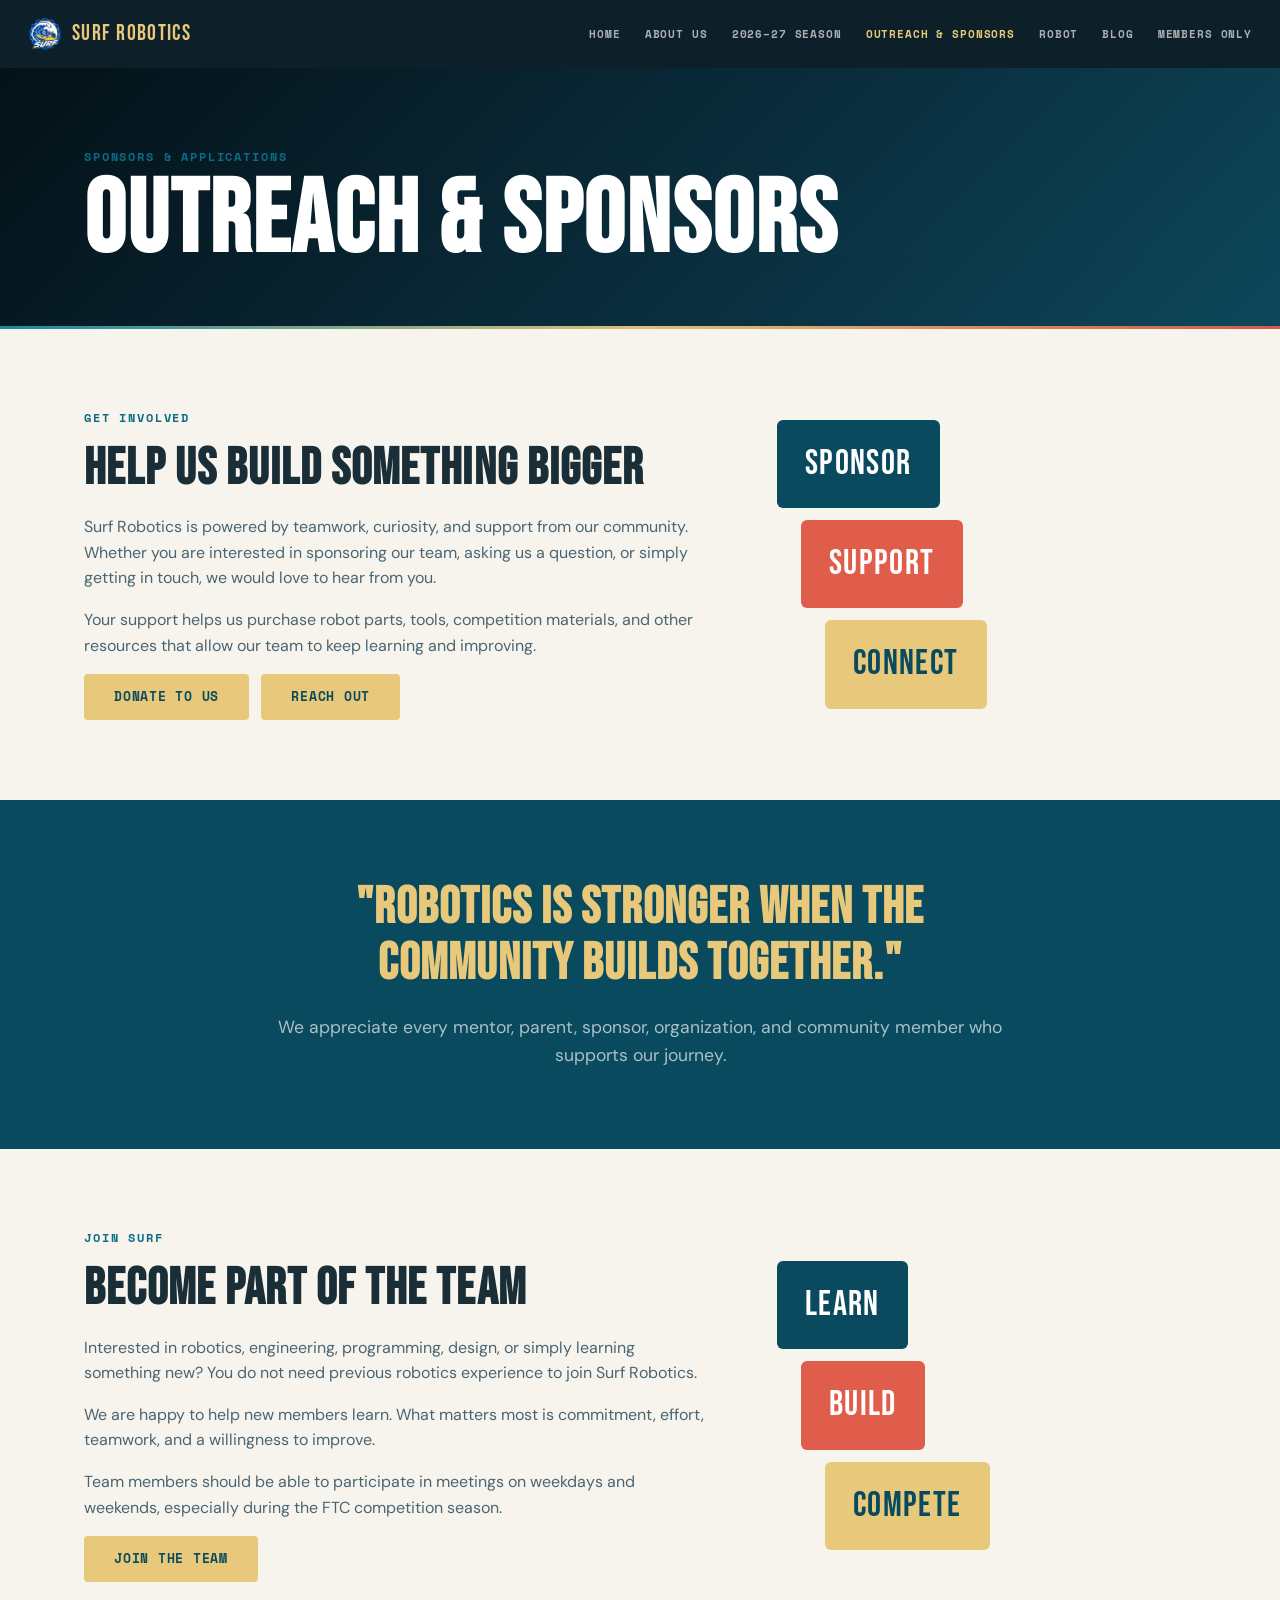
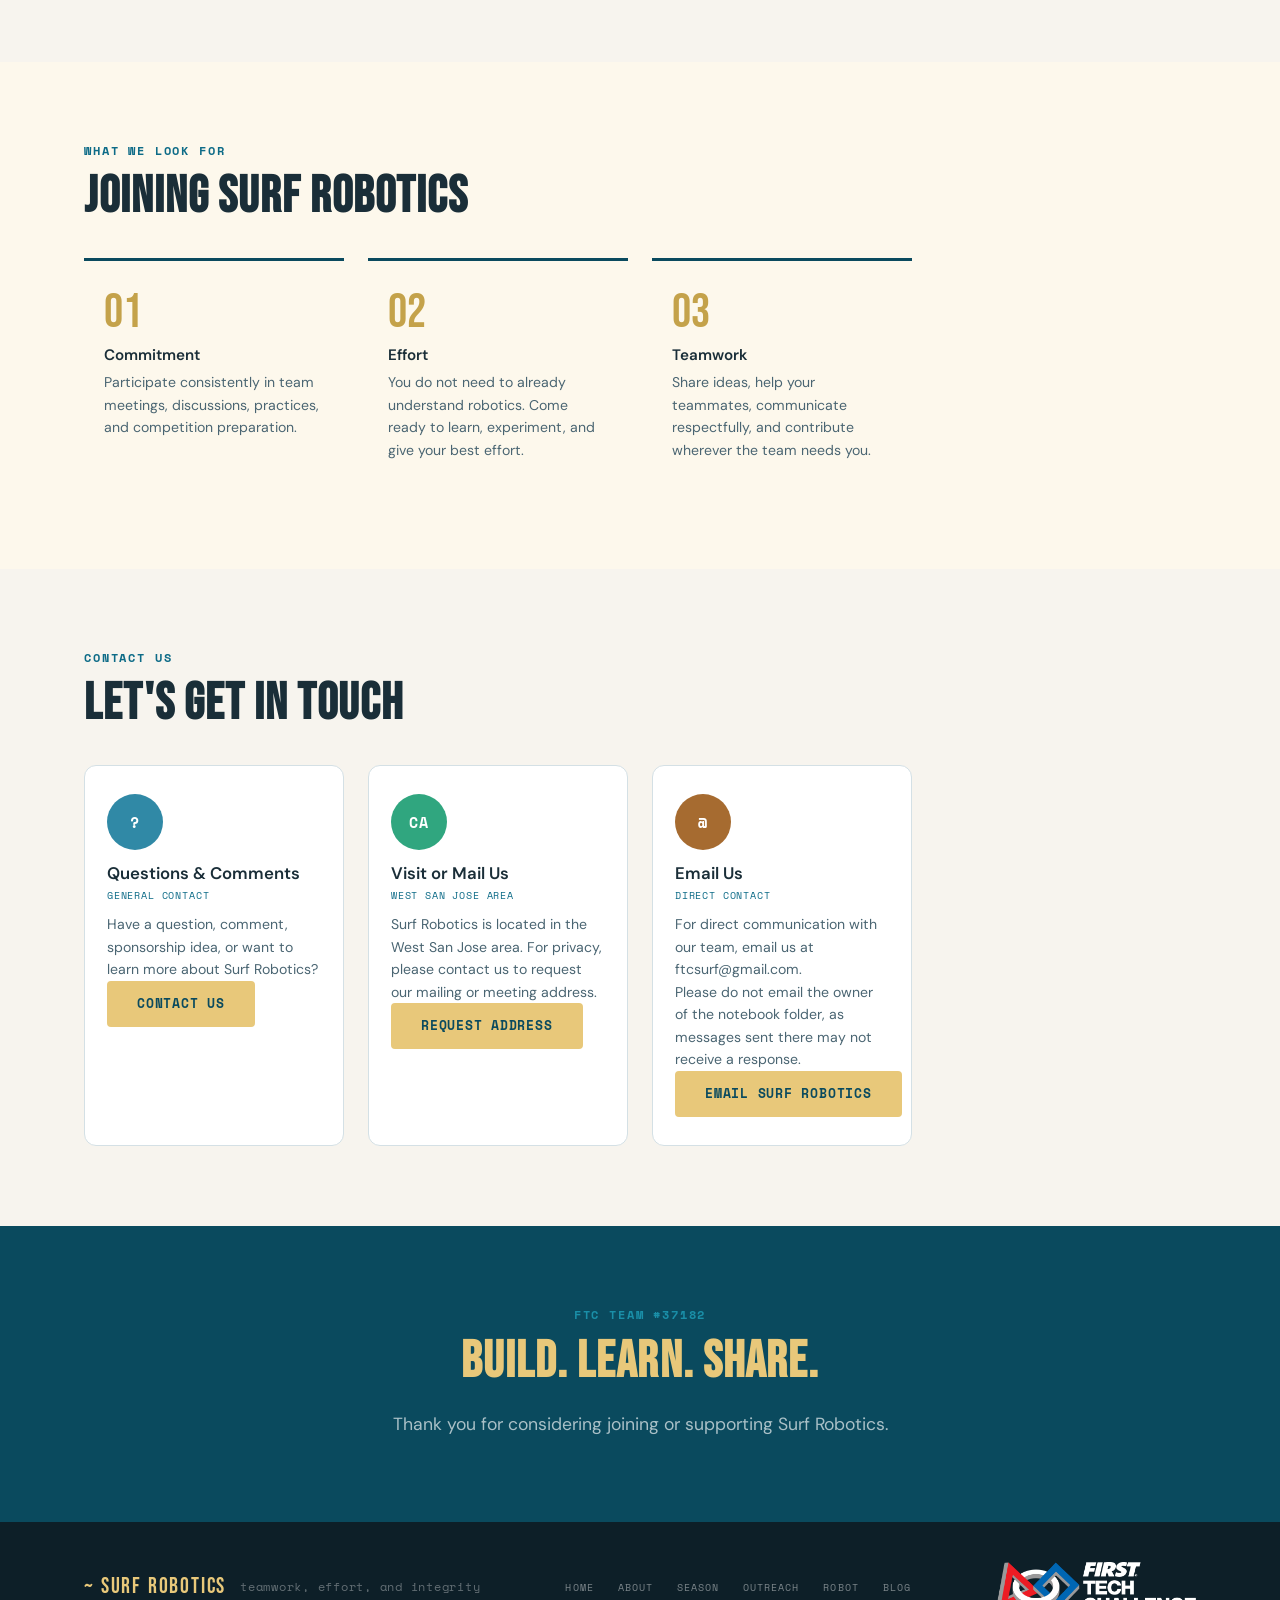
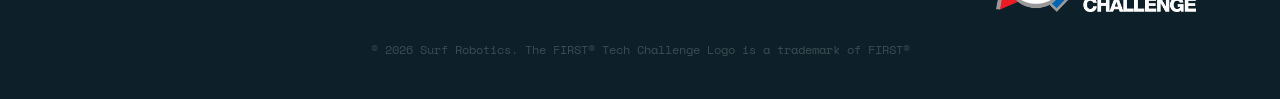
<file: outreach.html>
<!DOCTYPE html>
<html lang="en">

<head>
  <meta charset="UTF-8">
  <meta name="viewport" content="width=device-width, initial-scale=1.0">

  <title>Outreach & Sponsors | Surf Robotics</title>

  <link rel="icon" type="image/png" sizes="32x32" href="SURF_Logo.png">
  <link rel="apple-touch-icon" href="SURF_Logo.png">
  <link rel="stylesheet" href="style.css">

  <link
    href="https://fonts.googleapis.com/css2?family=Bebas+Neue&family=DM+Sans:ital,wght@0,300;0,400;0,500;0,700;1,300&family=Space+Mono:wght@400;700&display=swap"
    rel="stylesheet"
  >
</head>

<body class="page-inner">

  <!-- NAVIGATION -->
  <nav class="nav">
    <a href="/" class="nav-logo">
      <img src="SURF_Logo.png" alt="SURF Robotics logo" class="nav-logo-image">
      SURF ROBOTICS
    </a>

    <button
      class="nav-toggle"
      id="navToggle"
      aria-label="Toggle menu"
    >
      <span></span>
      <span></span>
      <span></span>
    </button>

    <ul class="nav-links" id="navLinks">
      <li><a href="/">Home</a></li>
      <li><a href="about">About Us</a></li>
      <li><a href="season">2026–27 Season</a></li>
      <li><a href="outreach" class="active">Outreach & Sponsors</a></li>
      <li><a href="robot">Robot</a></li>
      <li><a href="blog">Blog</a></li>
      <li><a href="team">Members Only</a></li>
    </ul>
  </nav>


  <!-- HERO -->
  <header class="page-hero">
    <div class="page-hero-bg"></div>

    <div class="container">
      <p class="section-eyebrow">
        Sponsors & Applications
      </p>

      <h1 class="page-hero-title">
        Outreach & Sponsors
      </h1>
    </div>
  </header>


  <main>

    <!-- GET INVOLVED -->
    <section class="section">
      <div class="container two-col">

        <div class="two-col-text">
          <p class="section-eyebrow">
            Get Involved
          </p>

          <h2 class="section-title-sm">
            Help Us Build Something Bigger
          </h2>

          <p>
            Surf Robotics is powered by teamwork, curiosity, and support from
            our community. Whether you are interested in sponsoring our team,
            asking us a question, or simply getting in touch, we would love
            to hear from you.
          </p>

          <p>
            Your support helps us purchase robot parts, tools, competition
            materials, and other resources that allow our team to keep
            learning and improving.
          </p>

          <div class="outreach-actions">
            <a
              href="https://hcb.hackclub.com/donations/start/surf-ftc-team"
              class="btn btn-primary"
            >
              Donate to Us
            </a>

            <a
              href="https://forms.gle/ka1aM6jjixc9K5x29"
              class="btn btn-primary"
            >
              Reach Out
            </a>
          </div>
        </div>


        <div class="two-col-visual">
          <div class="story-visual">
            <div class="sv-block sv-block1">
              Sponsor
            </div>

            <div class="sv-block sv-block2">
              Support
            </div>

            <div class="sv-block sv-block3">
              Connect
            </div>
          </div>
        </div>

      </div>
    </section>


    <!-- COMMUNITY -->
    <section class="section section-teal">
      <div class="container mission-inner">

        <h2 class="mission-quote">
          "Robotics is stronger when the community builds together."
        </h2>

        <p class="mission-sub">
          We appreciate every mentor, parent, sponsor, organization,
          and community member who supports our journey.
        </p>

      </div>
    </section>


    <!-- JOIN THE TEAM -->
    <section class="section">
      <div class="container two-col">

        <div class="two-col-text">
          <p class="section-eyebrow">
            Join Surf
          </p>

          <h2 class="section-title-sm">
            Become Part of the Team
          </h2>

          <p>
            Interested in robotics, engineering, programming, design,
            or simply learning something new? You do not need previous
            robotics experience to join Surf Robotics.
          </p>

          <p>
            We are happy to help new members learn. What matters most
            is commitment, effort, teamwork, and a willingness to improve.
          </p>

          <p>
            Team members should be able to participate in meetings on
            weekdays and weekends, especially during the FTC competition
            season.
          </p>

          <a
            href="https://forms.gle/fbkAGXoK3oMkpSSa9"
            class="btn btn-primary"
          >
            Join The Team
          </a>
        </div>


        <div class="two-col-visual">
          <div class="story-visual">

            <div class="sv-block sv-block1">
              Learn
            </div>

            <div class="sv-block sv-block2">
              Build
            </div>

            <div class="sv-block sv-block3">
              Compete
            </div>

          </div>
        </div>

      </div>
    </section>


    <!-- WHAT WE LOOK FOR -->
    <section class="section section-sand">
      <div class="container">

        <p class="section-eyebrow">
          What We Look For
        </p>

        <h2 class="section-title-sm">
          Joining Surf Robotics
        </h2>


        <div class="values-grid">

          <div class="value-item">
            <span class="value-num">01</span>

            <h4>Commitment</h4>

            <p>
              Participate consistently in team meetings, discussions,
              practices, and competition preparation.
            </p>
          </div>


          <div class="value-item">
            <span class="value-num">02</span>

            <h4>Effort</h4>

            <p>
              You do not need to already understand robotics.
              Come ready to learn, experiment, and give your best effort.
            </p>
          </div>


          <div class="value-item">
            <span class="value-num">03</span>

            <h4>Teamwork</h4>

            <p>
              Share ideas, help your teammates, communicate respectfully,
              and contribute wherever the team needs you.
            </p>
          </div>

        </div>
      </div>
    </section>


    <!-- CONTACT -->
    <section class="section">
      <div class="container">

        <p class="section-eyebrow">
          Contact Us
        </p>

        <h2 class="section-title-sm">
          Let's Get In Touch
        </h2>


        <div class="team-grid">

          <!-- GENERAL CONTACT -->
          <div class="team-card">

            <div
              class="team-avatar"
              style="--avatar-hue:195"
            >
              ?
            </div>

            <h4>Questions & Comments</h4>

            <span class="team-role">
              General Contact
            </span>

            <p>
              Have a question, comment, sponsorship idea,
              or want to learn more about Surf Robotics?
            </p>

            <a
              href="https://forms.gle/ka1aM6jjixc9K5x29"
              class="btn btn-primary"
            >
              Contact Us
            </a>

          </div>


          <!-- ADDRESS CONTACT -->
          <div class="team-card">

            <div
              class="team-avatar"
              style="--avatar-hue:160"
            >
              CA
            </div>

            <h4>Visit or Mail Us</h4>

            <span class="team-role">
              West San Jose Area
            </span>

            <p>
              Surf Robotics is located in the West San Jose area.
              For privacy, please contact us to request our mailing
              or meeting address.
            </p>

            <a
              href="https://forms.gle/tPsXHjLBSVvVLSKcA"
              class="btn btn-primary"
            >
              Request Address
            </a>

          </div>


          <!-- EMAIL -->
          <div class="team-card">

            <div
              class="team-avatar"
              style="--avatar-hue:30"
            >
              @
            </div>

            <h4>Email Us</h4>

            <span class="team-role">
              Direct Contact
            </span>

            <p>
              For direct communication with our team,
              email us at ftcsurf@gmail.com.
            </p>

            <p>
              Please do not email the owner of the notebook folder,
              as messages sent there may not receive a response.
            </p>

            <a
              href="mailto:ftcsurf@gmail.com"
              class="btn btn-primary"
            >
              Email Surf Robotics
            </a>

          </div>

        </div>
      </div>
    </section>


    <!-- CLOSING MESSAGE -->
    <section class="section section-teal">
      <div class="container mission-inner">

        <p class="section-eyebrow">
          FTC Team #37182
        </p>

        <h2 class="mission-quote">
          Build. Learn. Share.
        </h2>

        <p class="mission-sub">
          Thank you for considering joining or supporting Surf Robotics.
        </p>

      </div>
    </section>

  </main>


  <!-- FOOTER -->
  <footer class="footer">
    <div class="container footer-inner">

      <div class="footer-brand">
        <span class="logo-wave">~</span>
        SURF ROBOTICS

        <p>
          teamwork, effort, and integrity
        </p>
      </div>


      <nav class="footer-nav">
        <a href="/">Home</a>
        <a href="about">About</a>
        <a href="season">Season</a>
        <a href="outreach">Outreach</a>
        <a href="robot">Robot</a>
        <a href="blog">Blog</a>
      </nav>


      <img
        src="FIRSTTech_iconHorz_RGB_reverse.png.webp"
        alt="FIRST® Tech Challenge Logo"
        width="200"
      >


      <p class="footer-copy">
        © 2026 Surf Robotics. The FIRST® Tech Challenge Logo is a trademark of FIRST®
      </p>

    </div>
  </footer>


  <script src="main.js"></script>

</body>
</html>
</file>
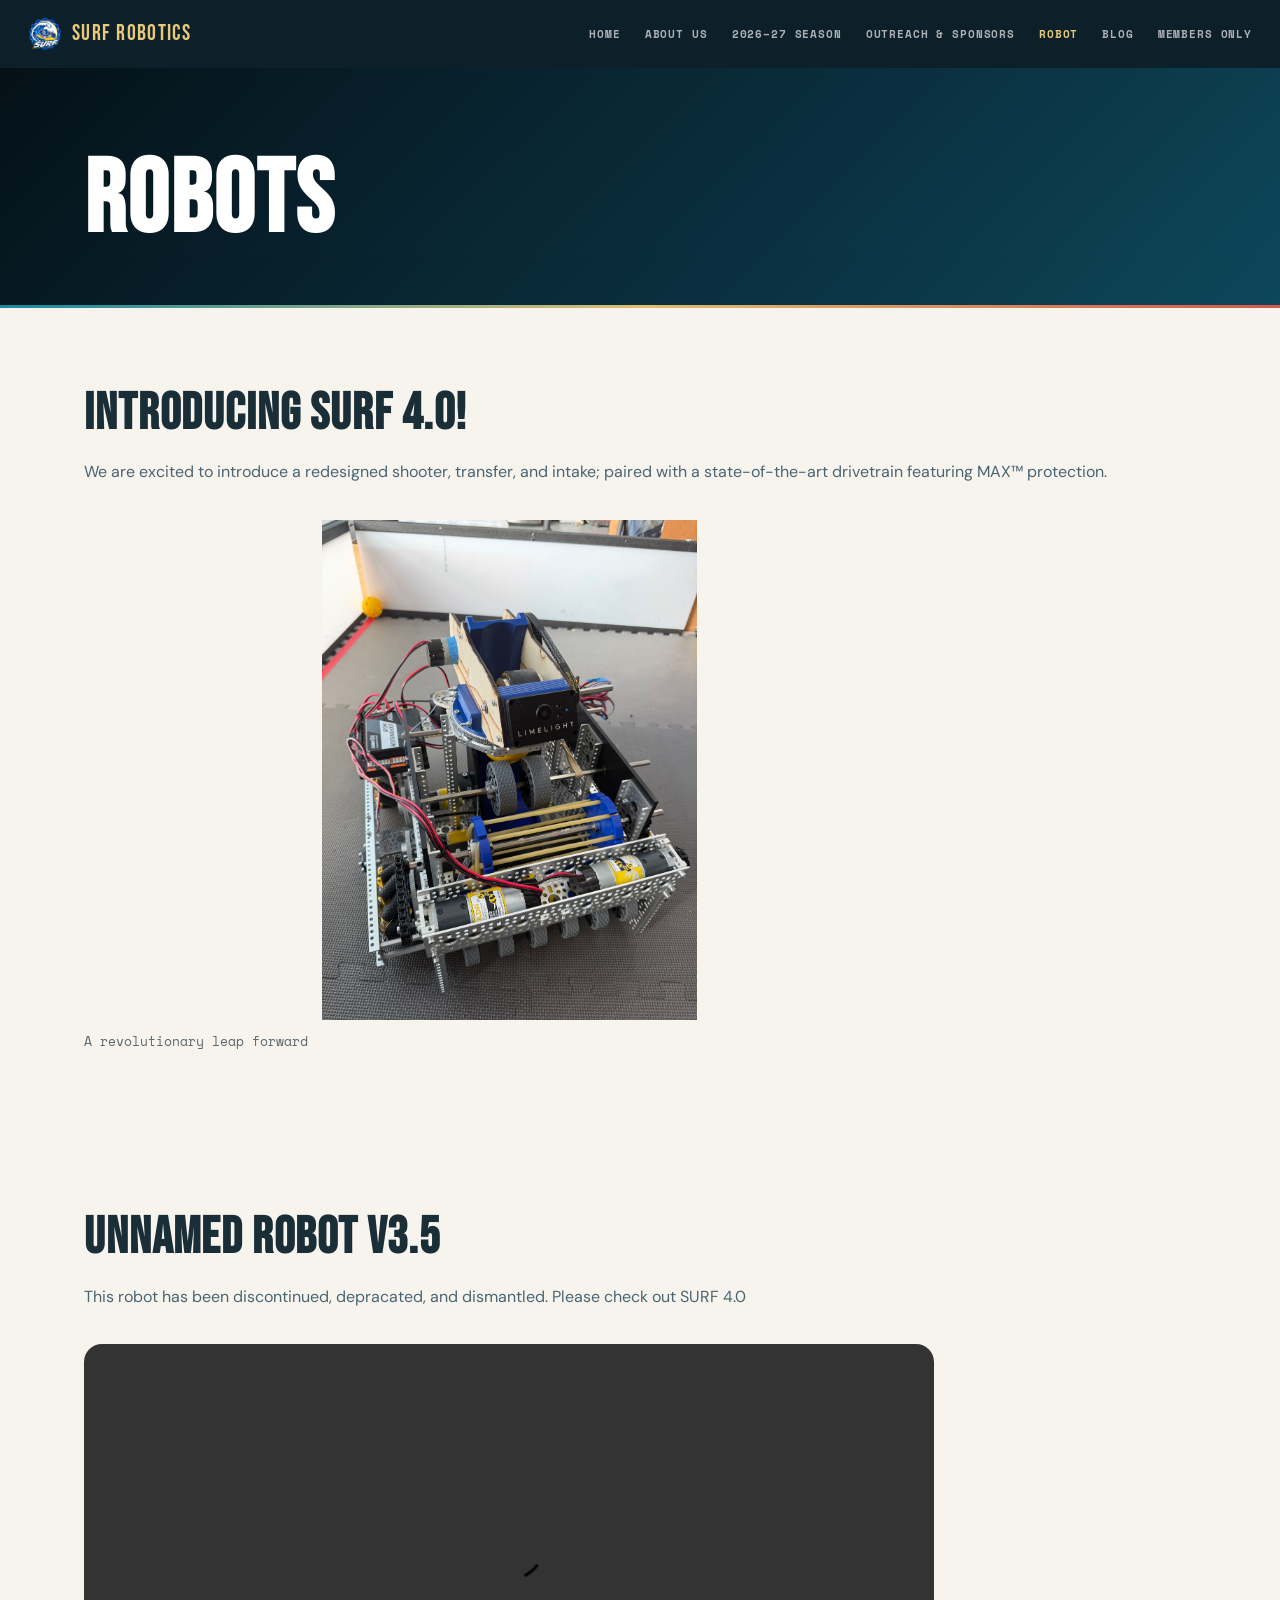
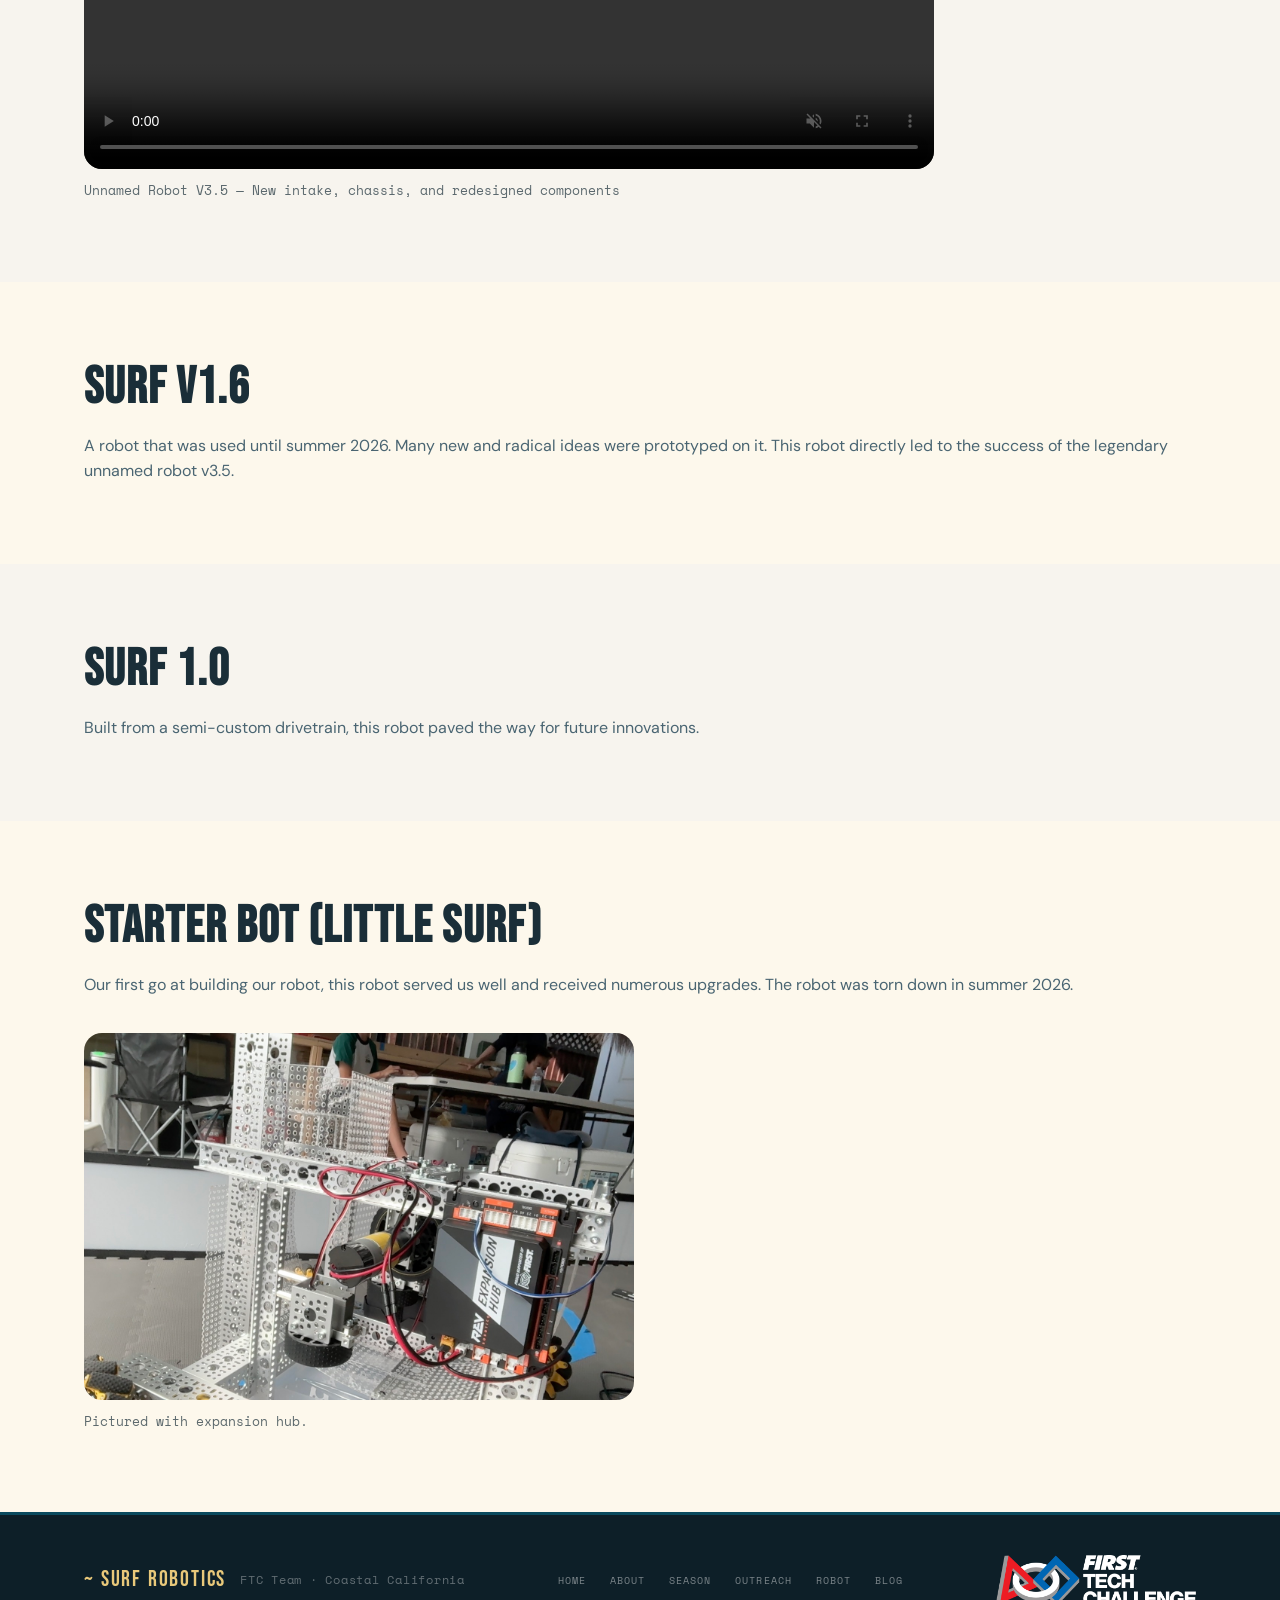
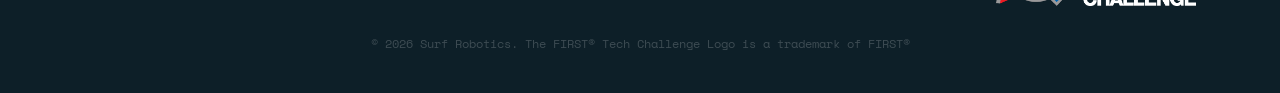
<file: robot.html>
<!DOCTYPE html>
<html lang="en">

<head>
  <meta charset="UTF-8">
  <meta name="viewport" content="width=device-width, initial-scale=1.0">

  <title>Robot | Surf Robotics</title>

  <link rel="icon" type="image/png" sizes="32x32" href="SURF_Logo.png">
  <link rel="apple-touch-icon" href="SURF_Logo.png">
  <link rel="stylesheet" href="style.css">

  <link
    href="https://fonts.googleapis.com/css2?family=Bebas+Neue&family=DM+Sans:ital,wght@0,300;0,400;0,500;0,700;1,300&family=Space+Mono:wght@400;700&display=swap"
    rel="stylesheet"
  >
</head>

<body class="page-inner">

  <!-- NAVIGATION -->
  <nav class="nav">

    <a href="/" class="nav-logo">
      <img src="SURF_Logo.png" alt="SURF Robotics logo" class="nav-logo-image">
      SURF ROBOTICS
    </a>

    <button
      class="nav-toggle"
      id="navToggle"
      aria-label="Toggle menu"
    >
      <span></span>
      <span></span>
      <span></span>
    </button>

    <ul class="nav-links" id="navLinks">
      <li><a href="/">Home</a></li>
      <li><a href="about">About Us</a></li>
      <li><a href="season">2026–27 Season</a></li>
      <li><a href="outreach">Outreach & Sponsors</a></li>
      <li><a href="robot" class="active">Robot</a></li>
      <li><a href="blog">Blog</a></li>
      <li><a href="team">Members Only</a></li>
    </ul>

  </nav>


  <!-- HERO -->
  <header class="page-hero">

    <div class="page-hero-bg"></div>

    <div class="container">
      <h1 class="page-hero-title">Robots</h1>
    </div>

  </header>


  <main>

    
    <!-- ROBOT V3.1 -->
    <section class="section">

      <div class="container">

        <h1 class="section-title-sm">
          Introducing SURF 4.0!
        </h1>

        <p>
          We are excited to introduce a redesigned shooter, transfer, and intake; paired with a state-of-the-art drivetrain featuring MAX™ protection.
        </p>

        <figure
          style="
            margin: 35px 0 0;
            max-width: 850px;
          "
        >

          <img
            src="IMG_6177.jpg"
            alt="SURF 4.0 robot"
            style="
              width: 100%;
              height: auto;
              max-height: 500px;
              object-fit: contain;
              border-radius: 18px;
              display: block;
            "
          >
          <figcaption
            style="
              margin-top: 12px;
              font-family: 'Space Mono', monospace;
              font-size: 0.8rem;
              opacity: 0.7;
            "
          >
            A revolutionary leap forward
          </figcaption>

        </figure>

      </div>

    </section>
    <section class="section">

      <div class="container">

        <h1 class="section-title-sm">
          Unnamed Robot v3.5
        </h1>

        <p>
          This robot has been discontinued, depracated, and dismantled. Please check out SURF 4.0
        </p>

        <figure
          style="
            margin: 35px 0 0;
            max-width: 850px;
          "
        >

          <video
            controls
            muted
            playsinline
            preload="metadata"
            style="
              width: 100%;
              height: auto;
              max-height: 550px;
              object-fit: contain;
              border-radius: 18px;
              display: block;
            "
          >
            <source src="robot.mp4" type="video/mp4">
            Your browser does not support HTML video.
          </video>

          <figcaption
            style="
              margin-top: 12px;
              font-family: 'Space Mono', monospace;
              font-size: 0.8rem;
              opacity: 0.7;
            "
          >
            Unnamed Robot V3.5 — New intake, chassis, and redesigned components
          </figcaption>

        </figure>

      </div>

    </section>



    <!-- STARTER BOT -->
    <section class="section section-sand">

      <div class="container">

        <h2 class="section-title-sm">
          Surf v1.6
        </h2>

        <p>
          A robot that was used until summer 2026. Many new and radical ideas were prototyped on it. This robot directly led to the success of the legendary unnamed robot v3.5.
        </p>

        
      </div>

    </section>


    <!-- SURF 1.0 -->
    <section class="section">

      <div class="container">

        <h2 class="section-title-sm">
          SURF 1.0
        </h2>

        <p>
          Built from a semi-custom drivetrain, this robot paved the way for future innovations.
        </p>

      </div>

    </section>


    <!-- SURF 1.1 -->
    <section class="section section-sand">

      <div class="container">

        <h2 class="section-title-sm">
          Starter Bot (Little Surf)
        </h2>

        <p>
          Our first go at building our robot, this robot served us well
          and received numerous upgrades. The robot was torn down in
          summer 2026.
        </p>
        <figure
          style="
            margin: 35px 0 0;
            max-width: 550px;
          "
        >

          <img
            src="starter.jpeg"
            alt="Surf Robotics Starter Bot"
            style="
              width: 100%;
              height: auto;
              max-height: 500px;
              object-fit: contain;
              border-radius: 18px;
              display: block;
            "
          >

          <figcaption
            style="
              margin-top: 12px;
              font-family: 'Space Mono', monospace;
              font-size: 0.8rem;
              opacity: 0.7;
            "
          >
            Pictured with expansion hub.
          </figcaption>

        </figure>


      </div>

    </section>

  </main>


  <!-- FOOTER -->
  <footer class="footer">

    <div class="container footer-inner">

      <div class="footer-brand">
        <span class="logo-wave">~</span>
        SURF ROBOTICS

        <p>
          FTC Team · Coastal California
        </p>
      </div>

      <nav class="footer-nav">
        <a href="/">Home</a>
        <a href="about">About</a>
        <a href="season">Season</a>
        <a href="outreach">Outreach</a>
        <a href="robot">Robot</a>
        <a href="blog">Blog</a>
      </nav>

      <img
        src="FIRSTTech_iconHorz_RGB_reverse.png.webp"
        alt="FIRST® Tech Challenge Logo"
        width="200"
      >

      <p class="footer-copy">
        © 2026 Surf Robotics. The FIRST® Tech Challenge Logo is a trademark of FIRST®
      </p>

    </div>

  </footer>


  <script src="main.js"></script>
  <script src="blog.js"></script>

</body>

</html>
</file>
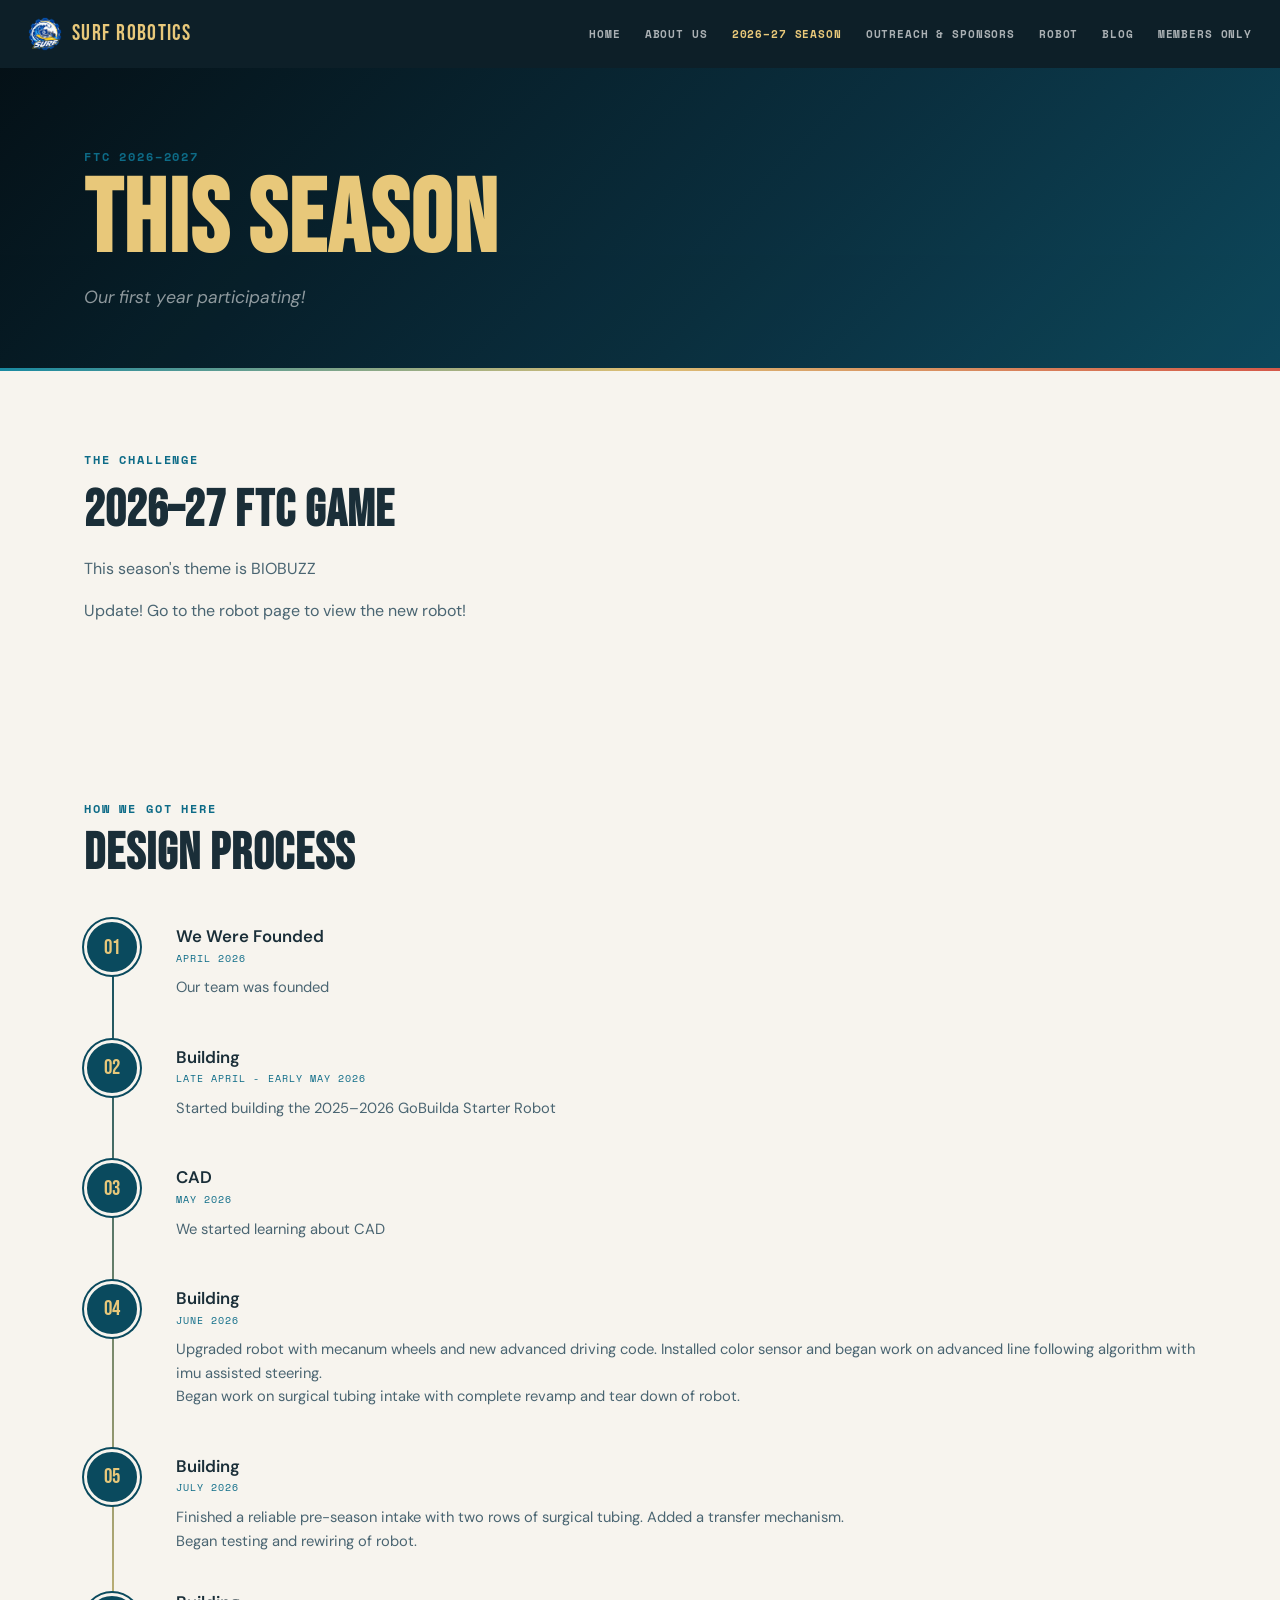
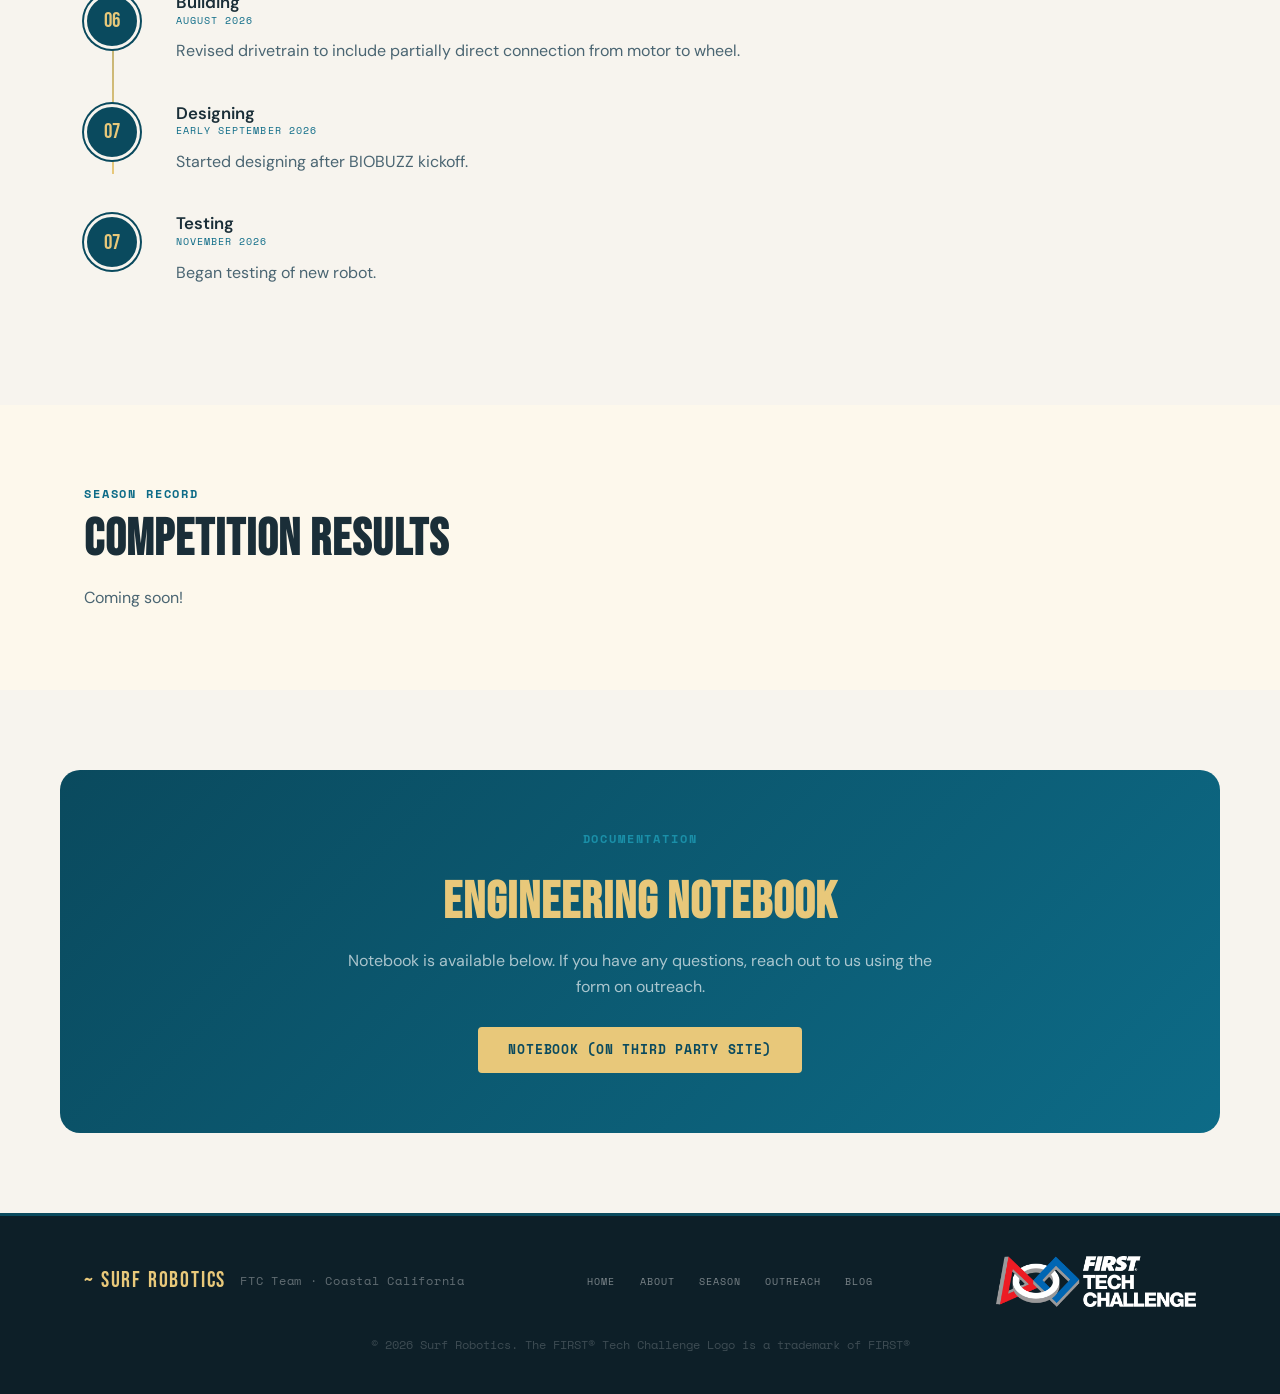
<file: season.html>
<!DOCTYPE html>
<html lang="en">
<head>
<meta charset="UTF-8">
<meta name="viewport" content="width=device-width, initial-scale=1.0">
<title>2026–27 Season | Surf Robotics</title>
<link rel="icon" type="image/png" href="SURF_Logo.png">
<link rel="stylesheet" href="style.css">
<link href="https://fonts.googleapis.com/css2?family=Bebas+Neue&family=DM+Sans:ital,wght@0,300;0,400;0,500;0,700;1,300&family=Space+Mono:wght@400;700&display=swap" rel="stylesheet">
</head>
<body class="page-inner">

<nav class="nav">
  <a href="/" class="nav-logo"><img src="SURF_Logo.png" alt="SURF Robotics logo" class="nav-logo-image"> SURF ROBOTICS</a>
  <button class="nav-toggle" id="navToggle" aria-label="Toggle menu"><span></span><span></span><span></span></button>
  <ul class="nav-links" id="navLinks">
    <li><a href="/">Home</a></li>
    <li><a href="about">About Us</a></li>
    <li><a href="season" class="active">2026–27 Season</a></li>
    <li><a href="outreach">Outreach & Sponsors</a></li>
    <li><a href="robot">Robot</a></li>
    <li><a href="blog">Blog</a></li>
    <li><a href="team">Members Only</a></li>
  </ul>
</nav>

<header class="page-hero page-hero-season">
  <div class="page-hero-bg"></div>
  <div class="container">
    <p class="section-eyebrow">FTC 2026–2027</p>
    <h1 class="page-hero-title">This Season</h1>
    <p class="page-hero-sub">Our first year participating!</p>
  </div>
</header>

<main>

<!-- GAME OVERVIEW -->
<section class="section">
  <div class="container two-col">
    <div class="two-col-text">
      <p class="section-eyebrow">The Challenge</p>
      <h2 class="section-title-sm">2026–27 FTC Game</h2>
      <p>This season's theme is BIOBUZZ</p>
      <p>Update! Go to the robot page to view the new robot!</p>
    </div>
</section>


<!-- DESIGN PROCESS -->
<section class="section">
  <div class="container">
    <p class="section-eyebrow">How We Got Here</p>
    <h2 class="section-title-sm">Design Process</h2>
    <div class="timeline">
      <div class="tl-item">
        <div class="tl-marker">01</div>
        <div class="tl-content">
          <h4>We Were Founded</h4>
          <span class="tl-date">April 2026</span>
          <p>Our team was founded</p>
        </div>
      </div>
      <div class="tl-item">
        <div class="tl-marker">02</div>
        <div class="tl-content">
          <h4>Building</h4>
          <span class="tl-date">Late April - Early May 2026</span>
          <p>Started building the 2025–2026 GoBuilda Starter Robot</p>
        </div>
      </div>
      <div class="tl-item">
        <div class="tl-marker">03</div>
        <div class="tl-content">
          <h4>CAD</h4>
          <span class="tl-date">May 2026</span>
          <p>We started learning about CAD</p>
        </div>
      </div>
      <div class="tl-item">
        <div class="tl-marker">04</div>
        <div class="tl-content">
          <h4>Building</h4>
          <span class="tl-date">June 2026</span>
          <p>Upgraded robot with mecanum wheels and new advanced driving code. Installed color sensor and began work on advanced line following algorithm with imu assisted steering.</p>
          <p>Began work on surgical tubing intake with complete revamp and tear down of robot.</p>
        </div>
      </div>
      <div class="tl-item">
        <div class="tl-marker">05</div>
        <div class="tl-content">
          <h4>Building</h4>
          <span class="tl-date">July 2026</span>
          <p>Finished a reliable pre-season intake with two rows of surgical tubing. Added a transfer mechanism.</p>
          <p>Began testing and rewiring of robot.</p>
        </div>
      </div>
      <div class="tl-item">
        <div class = "tl-marker">06</div> 
        <div class = "tl content">
          <h4>Building</h4> 
          <span class="tl-date">August 2026</span>
          <p>Revised drivetrain to include partially direct connection from motor to wheel.</p>
        </div>
      </div>
      <div class="tl-item">
        <div class = "tl-marker">07</div> 
        <div class = "tl content">
          <h4>Designing</h4> 
          <span class="tl-date">Early September 2026</span>
          <p>Started designing after BIOBUZZ kickoff.</p>
        </div>
      </div>
      </div>
      <div class="tl-item">
        <div class = "tl-marker">07</div> 
        <div class = "tl content">
          <h4>Testing</h4> 
          <span class="tl-date">November 2026</span>
          <p>Began testing of new robot.</p>
        </div>
      </div>
      
    </div>
  </div>
</section>

<!-- RESULTS -->
<section class="section section-sand">
  <div class="container">
    <p class="section-eyebrow">Season Record</p>
    <h2 class="section-title-sm">Competition Results</h2>
    <p>Coming soon!</p>
</section

<!-- ENGINEERING NOTEBOOK -->
<section class="section">
  <div class="container cta-block">
    <div class="cta-inner">
      <p class="section-eyebrow">Documentation</p>
      <h2 class="section-title-sm">Engineering Notebook</h2>
      <p>Notebook is available below. If you have any questions, reach out to us using the form on outreach.</p>
      <a href="https://drive.google.com/drive/u/0/folders/1t9gS-D442OqJb6yKh3MA3G_JPPbCw92c" class="btn btn-primary">Notebook (ON THIRD PARTY SITE)</a>
    </div>
  </div>
</section>

</main>

<footer class="footer">
  <div class="container footer-inner">
    <div class="footer-brand"><span class="logo-wave">~</span> SURF ROBOTICS<p>FTC Team · Coastal California</p></div>
    <nav class="footer-nav">
      <a href="/">Home</a>
      <a href="about">About</a>
      <a href="season">Season</a>
      <a href="outreach">Outreach</a>
      <a href="blog">Blog</a>
    </nav>
      <img src="FIRSTTech_iconHorz_RGB_reverse.png.webp" alt="FIRST® Tech Challenge Logo" width="200">
    <p class="footer-copy">© 2026 Surf Robotics. The FIRST® Tech Challenge Logo is a trademark of FIRST®</p>
  </div>
</footer>

<script src="main.js"></script>
</body>
</html>
</file>
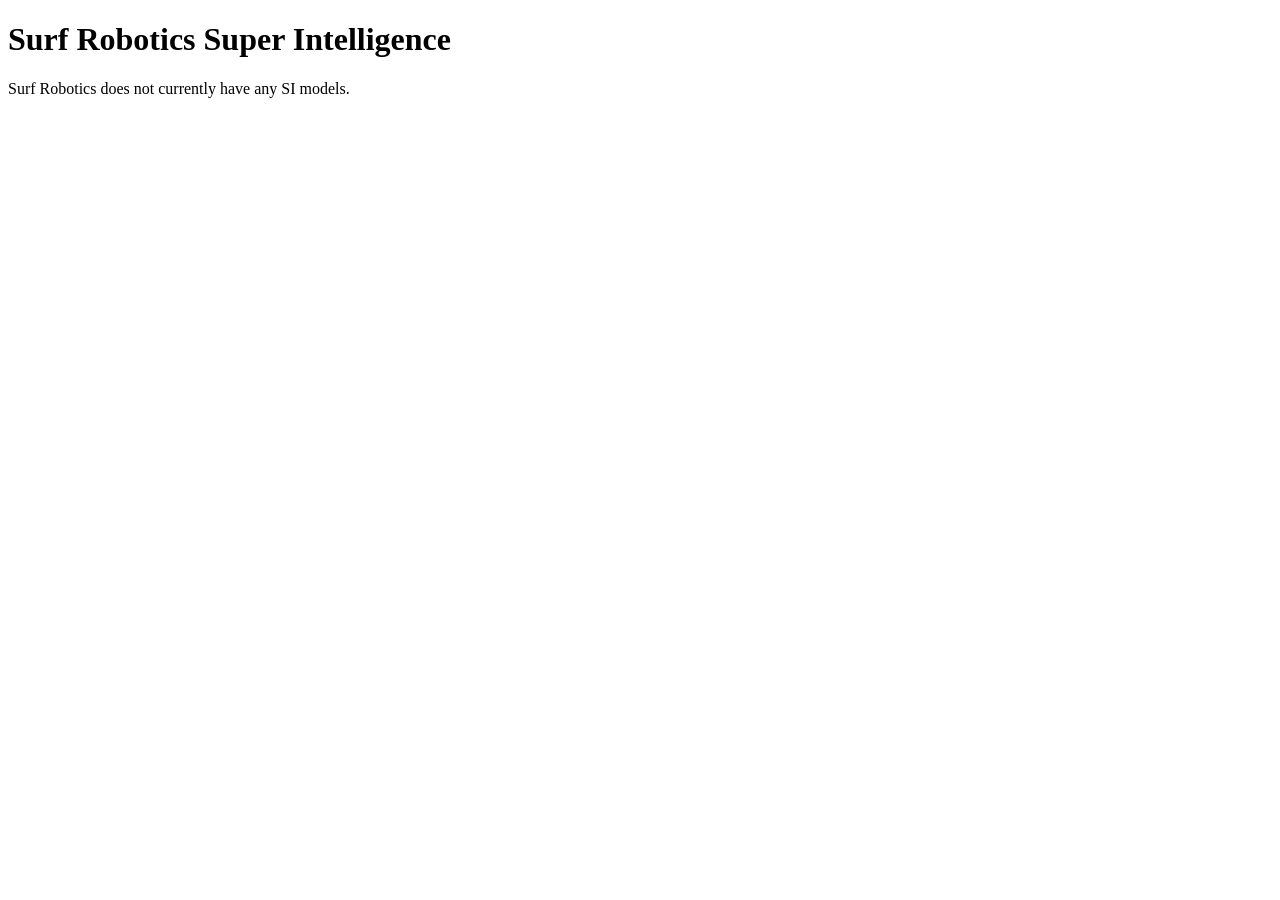
<file: SI.html>
<!DOCTYPE html>
<html lang="en">
<head>
  <meta charset="UTF-8">
  <title>Surf Robotics SI </title>
</head>
<body>
  <h1>Surf Robotics Super Intelligence</h1>
  <p>Surf Robotics does not currently have any SI models.</p>
</body>
</html>
</file>
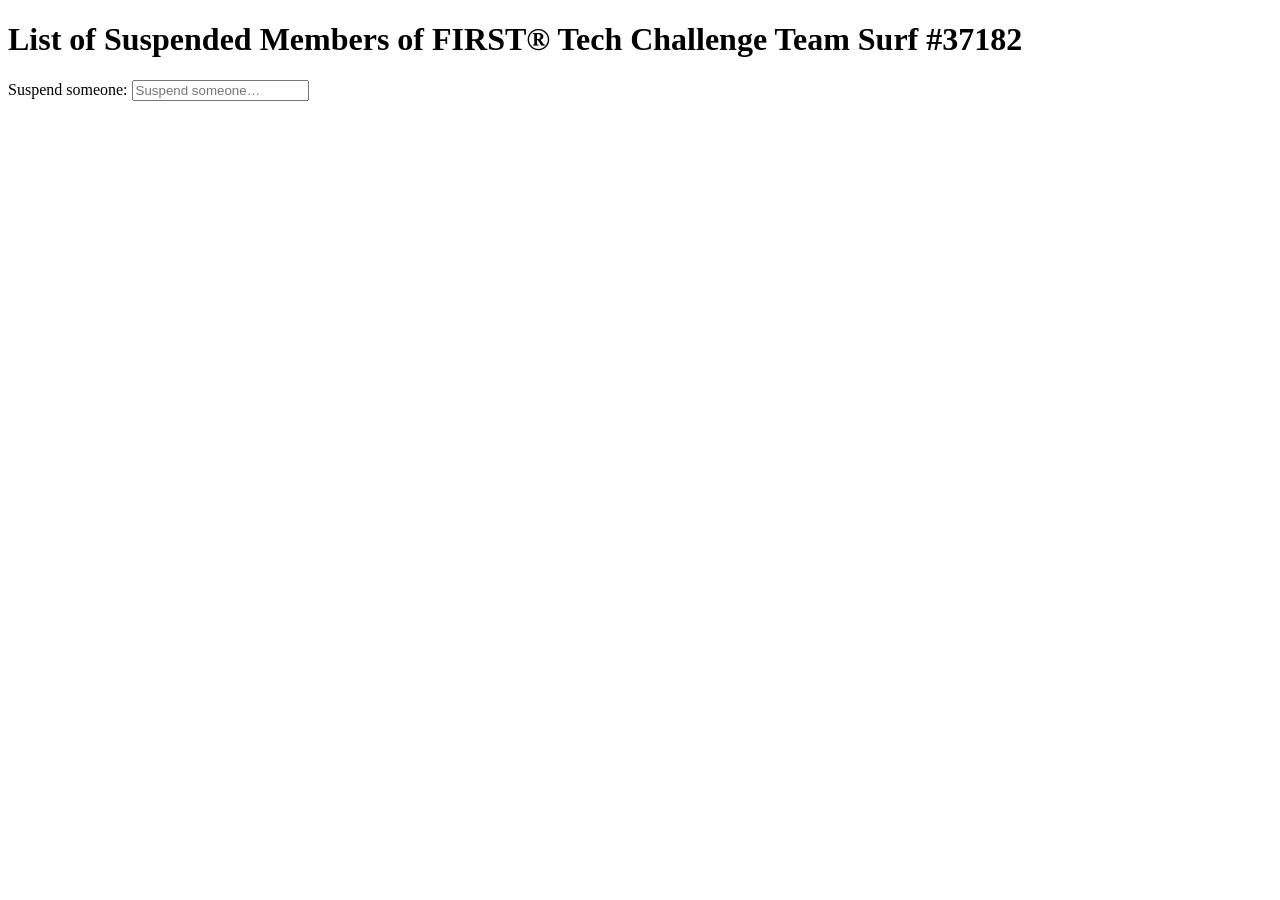
<file: suspension.html>
<!DOCTYPE html>
<html lang="en">
<head>
    <meta charset="UTF-8">
    <title>List of Suspended Members | Surf Robotics</title>
</head>
<body>
    <h1>List of Suspended Members of FIRST® Tech Challenge Team Surf #37182</h1>
      <p id="my-paragraph"></p>
      <form id="messageForm">
        <label for="messageInput">Suspend someone:</label>
        <input type="text" id="messageInput" placeholder="Suspend someone…" required>
      </form>
    
      <script>
        const form = document.getElementById('messageForm');
        const input = document.getElementById('messageInput');
    
        // 1. Listen for the form submission
        form.addEventListener('submit', function(event) {
          // Prevent the browser from refreshing the page
          event.preventDefault(); 
          
          // 2. Grab the text value
          const userText = input.value.trim();
          
          if (userText !== "") {
            // 3. Store the text (saving to browser's LocalStorage as an example)
            localStorage.setItem('savedText', userText);

            const targetParagraph = document.getElementById("my-paragraph");

            targetParagraph.innerHTML += userText + "<br>";
            
            // 4. Clear the text box for the next entry
            input.value = '';
          }
        });
      </script>
</body>
</html>
</file>
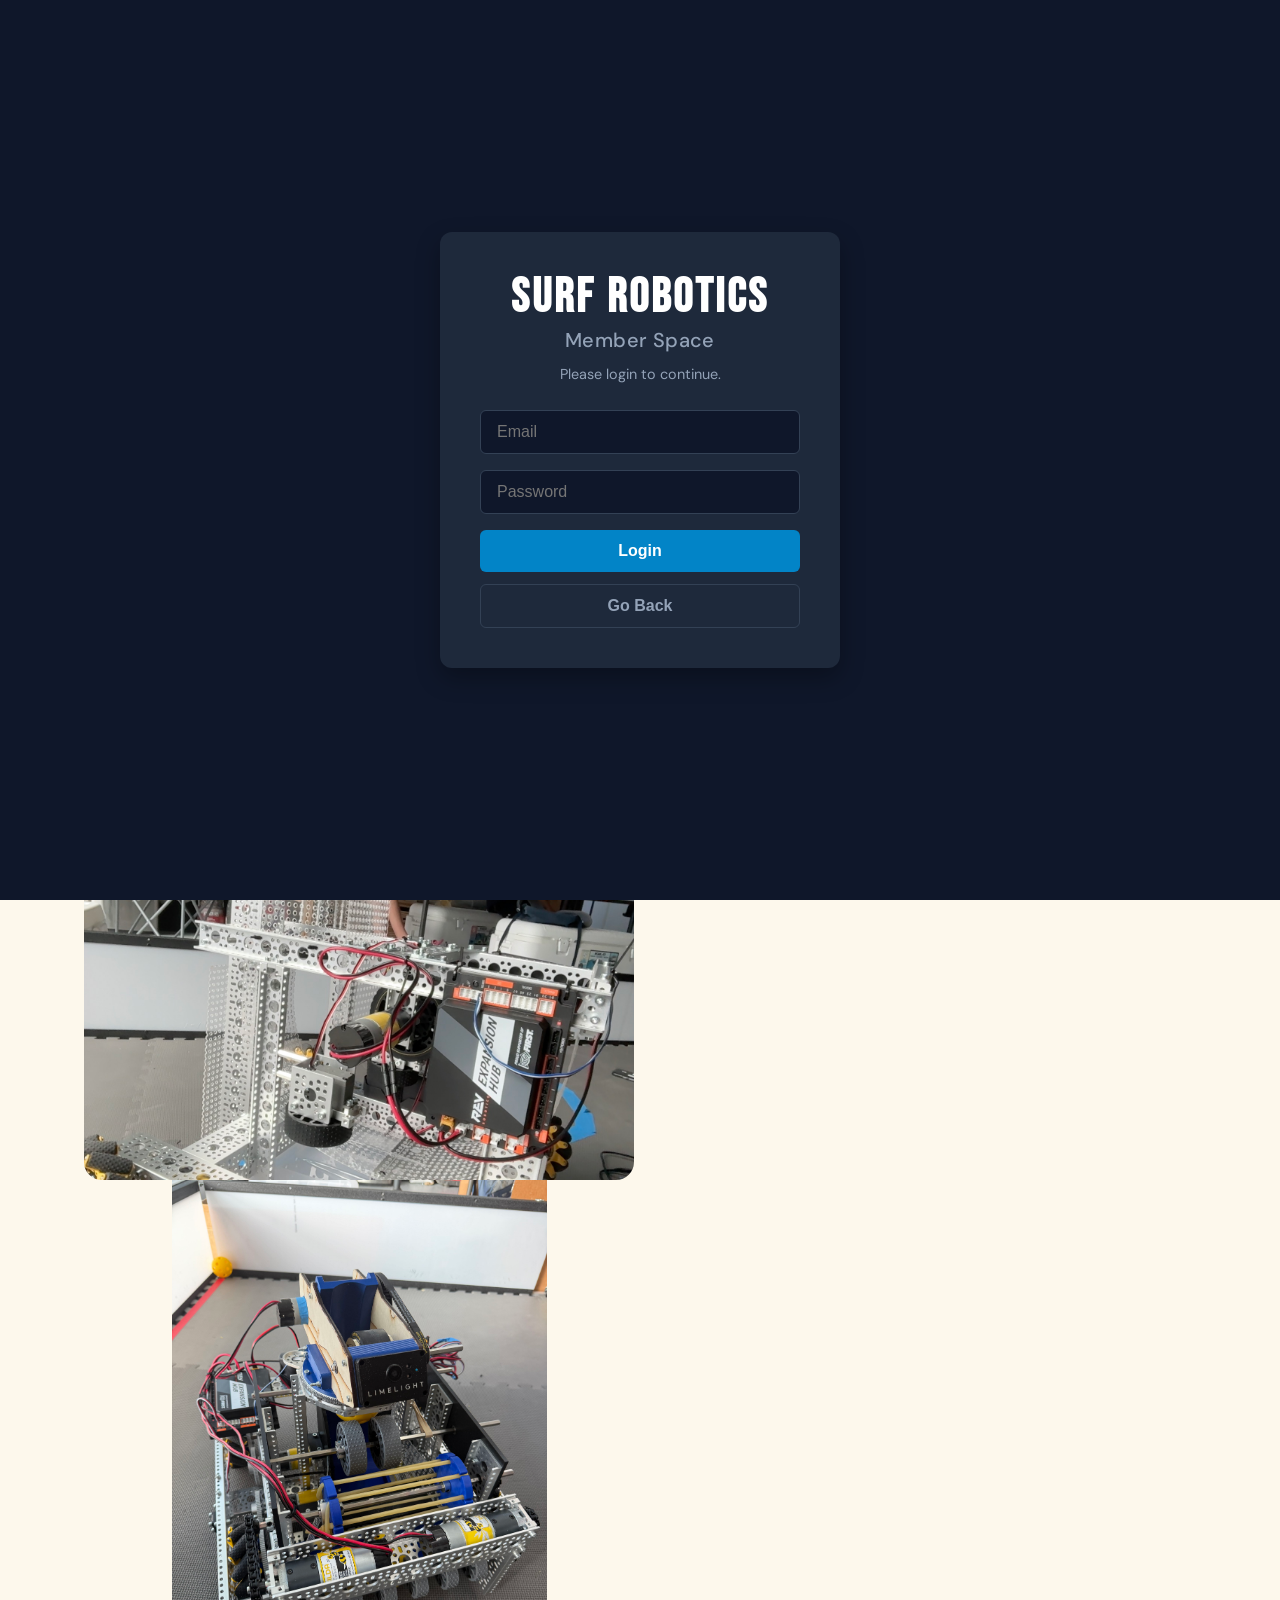
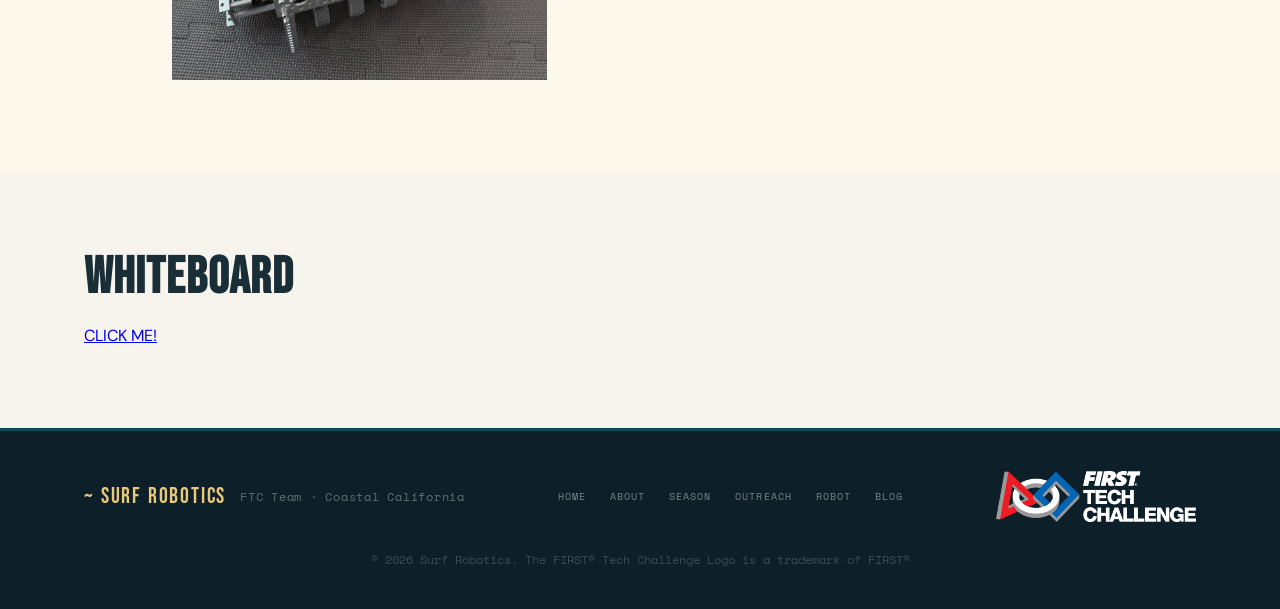
<file: team.html>
<!DOCTYPE html>
<html lang="en">

<head>
  <meta charset="UTF-8">
  <meta name="viewport" content="width=device-width, initial-scale=1.0">

  <title>Member Space</title>

  <link rel="icon" type="image/png" sizes="32x32" href="SURF_Logo.png">
  <link rel="apple-touch-icon" href="SURF_Logo.png">
  <link rel="stylesheet" href="/style.css">

  <link
    href="https://fonts.googleapis.com/css2?family=Bebas+Neue&family=DM+Sans:ital,wght@0,300;0,400;0,500;0,700;1,300&family=Space+Mono:wght@400;700&display=swap"
    rel="stylesheet"
  >

  <style>
    html,
    body {
      margin: 0;
      padding: 0;
      width: 100%;
    }

    * {
      box-sizing: border-box;
    }

    body.page-inner {
      margin: 0 !important;
      padding: 0 !important;
    }


    /* ================================
       PASSWORD GATE
       ================================ */

    #password-overlay {
      position: fixed;
      inset: 0;

      width: 100%;

      min-height: 100vh;
      min-height: 100dvh;

      background: #0f172a;
      color: #ffffff;

      display: flex;

      justify-content: center;
      align-items: center;

      padding: 20px;

      overflow-y: auto;

      z-index: 99999;
    }


    .password-card {
      background: #1e293b;

      width: min(400px, 100%);
      max-width: 400px;

      padding: 2.5rem;

      border-radius: 12px;

      box-shadow:
        0 10px 25px rgba(0, 0, 0, 0.3);

      text-align: center;

      font-family: 'DM Sans', sans-serif;
    }


    .password-heading {
      font-family: 'Bebas Neue', sans-serif;

      font-size: 3rem;

      letter-spacing: 3px;

      margin: 0 0 0.25rem;

      color: #ffffff;
    }


    .password-card h2 {
      font-family: 'DM Sans', sans-serif;

      font-size: 1.25rem;

      margin: 0 0 0.75rem;

      color: #94a3b8;

      font-weight: 500;
    }


    .password-card p {
      font-size: 0.9rem;

      color: #94a3b8;

      margin-bottom: 1.5rem;
    }


    .password-card input {
      width: 100%;

      padding: 0.75rem 1rem;

      margin-bottom: 1rem;

      border: 1px solid #334155;

      border-radius: 6px;

      background: #0f172a;

      color: #ffffff;

      font-size: 1rem;

      outline: none;
    }


    .password-card input:focus {
      border-color: #38bdf8;
    }


    .password-card button {
      width: 100%;

      padding: 0.75rem;

      background: #0284c7;

      color: #ffffff;

      border: none;

      border-radius: 6px;

      font-size: 1rem;

      font-weight: bold;

      cursor: pointer;

      transition: background 0.2s;
    }


    .password-card button:hover {
      background: #0369a1;
    }


    .password-card .back-button {
      margin-top: 12px;

      background: transparent;

      color: #94a3b8;

      border: 1px solid #334155;
    }


    .password-card .back-button:hover {
      background: #334155;

      color: #ffffff;
    }


    .error-msg {
      color: #ef4444 !important;

      font-size: 0.85rem !important;

      font-weight: 700;

      margin-top: 0.75rem !important;

      margin-bottom: 0 !important;

      display: none;
    }


    /* ================================
       MOBILE PASSWORD GATE
       ================================ */

    @media (max-width: 600px) {

      #password-overlay {
        min-height: 100vh;
        min-height: 100dvh;

        align-items: center;
      }


      .password-card {
        width: 100%;

        max-width: none;

        padding: 1.5rem;
      }


      .password-heading {
        font-size: 2.2rem;
      }


      .password-card h2 {
        font-size: 1.1rem;
      }


      .password-card input,
      .password-card button {
        font-size: 16px;
      }

    }


    /* ================================
   NAVIGATION
   ================================ */

.nav {
  position: relative;
  top: 0;

  width: 100%;

  margin: 0;
  padding: 0 24px;

  display: flex;
  align-items: center;

  min-height: 72px;

  box-sizing: border-box;

  z-index: 5000;
}


/* LOGO */

.nav-logo {
  display: flex;
  align-items: center;

  min-width: 0;

  flex-shrink: 1;
}

.nav-logo-image {
  flex-shrink: 0;
}


/* DESKTOP LINKS */

.nav-links {
  display: flex;
  align-items: center;

  gap: 18px;

  margin: 0 0 0 auto;
  padding: 0;

  list-style: none;
}

.nav-links li {
  margin: 0;
}

.nav-links a {
  white-space: nowrap;
}


/* HAMBURGER BUTTON */

.nav-toggle {
  display: none;

  flex-direction: column;
  justify-content: center;
  align-items: center;

  gap: 5px;

  width: 44px;
  height: 44px;

  margin-left: auto;
  padding: 8px;

  background: transparent;
  border: none;

  cursor: pointer;

  flex-shrink: 0;

  position: relative;

  z-index: 10002;
}

.nav-toggle span {
  display: block;

  width: 28px;
  height: 3px;

  background: #ffffff;

  border-radius: 2px;
}


/* =====================================================
   TABLETS + SMALL LAPTOPS
   iPad Pro / Air / Mini / Android tablets
   ===================================================== */

@media (max-width: 1400px) {

  .nav {
    padding-left: 20px;
    padding-right: 20px;

    overflow: visible !important;

    z-index: 10000;
  }


  .nav-toggle {
    display: flex;
  }


  .nav-links {
    display: none !important;

    position: absolute;

    top: 100%;
    left: 0;
    right: 0;

    width: 100%;

    margin: 0;
    padding: 12px 20px 20px;

    flex-direction: column;
    align-items: stretch;

    gap: 0;

    background: #0f172a;

    box-sizing: border-box;

    max-height: calc(100dvh - 72px);

    overflow-y: auto;

    -webkit-overflow-scrolling: touch;

    z-index: 10001;

    box-shadow:
      0 12px 25px rgba(0, 0, 0, 0.25);
  }


  .nav-links.active {
    display: flex !important;
  }


  .nav-links li {
    display: block;

    width: 100%;
  }


  .nav-links a {
    display: block;

    width: 100%;

    padding: 14px 16px;

    box-sizing: border-box;

    white-space: normal;
  }

}


/* =====================================================
   SMALL TABLETS
   iPad Mini portrait and similar devices
   ===================================================== */

@media (max-width: 900px) {

  .nav {
    min-height: 68px;

    padding-left: 16px;
    padding-right: 16px;
  }


  .nav-logo {
    max-width: calc(100% - 60px);
  }


  .nav-logo-image {
    max-height: 42px;
    width: auto;
  }


  .nav-links {
    max-height: calc(100dvh - 68px);

    padding: 10px 16px 18px;
  }


  .nav-links a {
    padding: 14px 14px;
  }

}


/* =====================================================
   PHONES
   ===================================================== */

@media (max-width: 600px) {

  .nav {
    min-height: 64px;

    padding-left: 12px;
    padding-right: 12px;
  }


  .nav-logo {
    max-width: calc(100% - 56px);
  }


  .nav-logo-image {
    max-height: 38px;
  }


  .nav-toggle {
    width: 42px;
    height: 42px;
  }


  .nav-toggle span {
    width: 26px;
  }


  .nav-links {
    max-height: calc(100dvh - 64px);

    padding: 8px 12px 16px;
  }


  .nav-links a {
    padding: 13px 12px;
  }

}


/* =====================================================
   VERY SMALL PHONES
   ===================================================== */

@media (max-width: 380px) {

  .nav {
    padding-left: 10px;
    padding-right: 10px;
  }


  .nav-logo {
    font-size: 0.9rem;
  }


  .nav-logo-image {
    max-height: 34px;
  }


  .nav-toggle {
    width: 40px;
    height: 40px;
  }


  .nav-toggle span {
    width: 24px;
  }

}


/* =====================================================
   LANDSCAPE PHONES / SHORT SCREENS
   ===================================================== */

@media (max-height: 500px) and (orientation: landscape) {

  .nav-links {
    max-height: calc(100dvh - 60px);
  }


  .nav-links a {
    padding-top: 10px;
    padding-bottom: 10px;
  }

}

    /* FINAL FIX — place at the bottom of team.html's <style> block */

.nav .nav-logo > img.nav-logo-image {
  width: 34px !important;
  height: 34px !important;
  min-width: 34px !important;
  min-height: 34px !important;
  max-width: 34px !important;
  max-height: 34px !important;
  object-fit: contain !important;
  display: block !important;
  flex: 0 0 34px !important;
}

/* Make the existing Member Space external links into buttons */
.section .container > a[href^="https://forms.gle/"],
.section .container > a[href*="docs.google.com/spreadsheets/"] {
  display: inline-flex !important;
  align-items: center;
  justify-content: center;
  min-height: 44px;
  padding: 12px 24px;
  margin-top: 8px;
  border: 2px solid #e8c87a;
  border-radius: 6px;
  background: #e8c87a;
  color: #0a4a5e !important;
  font-family: "Space Mono", monospace;
  font-size: 0.78rem;
  font-weight: 700;
  letter-spacing: 0.06em;
  line-height: 1;
  text-decoration: none !important;
  text-transform: uppercase;
  transition: transform 0.2s ease, background 0.2s ease;
}

.section .container > a[href^="https://forms.gle/"]:hover,
.section .container > a[href*="docs.google.com/spreadsheets/"]:hover {
  background: #c4a24a;
  border-color: #c4a24a;
  color: #0a4a5e !important;
  transform: translateY(-2px);
}
  </style>

</head>


<body class="page-inner login-locked">


  <!-- =========================================
       PASSWORD PROTECTED OVERLAY
       ========================================= -->

  <div id="password-overlay">

    <div class="password-card">

      <h1 class="password-heading">
        SURF ROBOTICS
      </h1>

      <h2>
        Member Space
      </h2>

      <p>
        Please login to continue.
      </p>


      <form
        id="password-form"
        onsubmit="checkPassword(event)"
      >

        <input
          type="email"
          id="username-input"
          placeholder="Email"
          required
          autocomplete="username"
        >


        <input
          type="password"
          id="password-input"
          placeholder="Password"
          required
          autocomplete="current-password"
        >


        <button type="submit">
          Login
        </button>


        <button
          type="button"
          class="back-button"
          onclick="goBack()"
        >
          Go Back
        </button>


        <p
          id="error-msg"
          class="error-msg"
        >
          You shall not pass! Your authentication details are invalid.
        </p>

      </form>

    </div>

  </div>


  <!-- =========================================
       NAVIGATION
       ========================================= -->

  <nav class="nav">

    <a href="/" class="nav-logo">

      <img
        src="SURF_Logo.png"
        alt="Surf Robotics logo"
        class="nav-logo-image"
      >

      SURF ROBOTICS

    </a>


    <button
      class="nav-toggle"
      id="navToggle"
      aria-label="Toggle menu"
    >

      <span></span>
      <span></span>
      <span></span>

    </button>


    <ul
      class="nav-links"
      id="navLinks"
    >

      <li>
        <a href="/">
          Home
        </a>
      </li>


      <li>
        <a href="about">
          About Us
        </a>
      </li>


      <li>
        <a href="season">
          2026–27 Season
        </a>
      </li>


      <li>
        <a href="outreach">
          Outreach & Sponsors
        </a>
      </li>


      <li>
        <a href="robot">
          Robot
        </a>
      </li>


      <li>
        <a href="blog">
          Blog
        </a>
      </li>


      <li>
        <a href="team" class="active">
          Members only
        </a>
      </li>

    </ul>

  </nav>


  <!-- =========================================
       HERO
       ========================================= -->

  <header class="page-hero">

    <div class="page-hero-bg"></div>

    <div class="container">

      <h1 class="page-hero-title">
        Member Space 
      </h1>
      <p>Surf Robotics, a surf® corporation</p>

    </div>

  </header>


  <!-- =========================================
       MAIN CONTENT
       ========================================= -->

  <main>


    <!-- MATERIALS FORM -->

    <section class="section">

      <div class="container">

        <h2 class="section-title-sm">
          Materials Form
        </h2>


        <a
          href="https://forms.gle/PRzGaCD5s3dtkx6S6"
        >
          CLICK ME!
        </a>

      </div>

    </section>


    <!-- STARTER BOT -->

    <section class="section section-sand">

      <div class="container">

        <h2 class="section-title-sm">
          Spreadsheet
        </h2>


        <p>
          Track parts, progress, etc.
        </p>


        <a
          href="https://docs.google.com/spreadsheets/d/1sfOlqnhsd861YVN8hmgj8G03ao3Aqj_NejMODsH6tm0/edit?gid=652018483#gid=652018483"
        >
          CLICK ME!
        </a>
        
        <figure
          style="
            margin: 35px 0 0;
            max-width: 550px;
          "
        >

          <img
            src="starter.jpeg"
            alt="Surf Robotics Starter Bot"
            style="
              width: 100%;
              height: auto;
              max-height: 500px;
              object-fit: contain;
              border-radius: 18px;
              display: block;
            "
          >
          <img
            src="IMG_6177.jpg"
            alt="Surf Robotics SURF 4.0"
            style="
              width: 100%;
              height: auto;
              max-height: 500px;
              object-fit: contain;
              border-radius: 18px;
              display: block;
            "
          >
        


          <figcaption
            style="
              margin-top: 12px;
              font-family: 'Space Mono', monospace;
              font-size: 0.8rem;
              opacity: 0.7;
            "
          >
          </figcaption>

        </figure>

      </div>

    </section>

    <!-- WHITEBOARD -->

    <section class="section">

      <div class="container">

        <h2 class="section-title-sm">
          Whiteboard
        </h2>


        <a
          href="https://www.surfbots.org/whiteboard"
        >
          CLICK ME!
        </a>

      </div>

    </section>


  </main>


  <!-- =========================================
       FOOTER
       ========================================= -->

  <footer class="footer">

    <div class="container footer-inner">


      <div class="footer-brand">

        <span class="logo-wave">
          ~
        </span>

        SURF ROBOTICS

        <p>
          FTC Team · Coastal California
        </p>

      </div>


      <nav class="footer-nav">

        <a href="/">
          Home
        </a>

        <a href="about">
          About
        </a>

        <a href="season">
          Season
        </a>

        <a href="outreach">
          Outreach
        </a>

        <a href="robot">
          Robot
        </a>

        <a href="blog">
          Blog
        </a>

      </nav>


      <img
        src="FIRSTTech_iconHorz_RGB_reverse.png.webp"
        alt="FIRST® Tech Challenge Logo"
        width="200"
      >


      <p class="footer-copy">
        © 2026 Surf Robotics.
        The FIRST® Tech Challenge Logo is a trademark of FIRST®
      </p>


    </div>

  </footer>


  <!-- =========================================
       EXISTING SITE SCRIPTS
       ========================================= -->

  <script src="main.js"></script>

  <script src="blog.js"></script>


  <!-- =========================================
       PASSWORD PROTECTION
       ========================================= -->

  <script>

    /*
     * GO BACK
     *
     * Use browser history if there is a previous page.
     * Otherwise send the user back to the home page.
     */

    function goBack() {

      if (window.history.length > 1) {

        window.history.back();

      } else {

        window.location.href = "/";

      }

    }


    /*
     * SHA-256 hashing
     */

    async function generateSha256(text) {

      const encoder = new TextEncoder();

      const data = encoder.encode(text);

      const hashBuffer =
        await crypto.subtle.digest(
          'SHA-256',
          data
        );

      const hashArray =
        Array.from(
          new Uint8Array(hashBuffer)
        );

      return hashArray
        .map(
          b => b.toString(16).padStart(2, '0')
        )
        .join('');

    }


    /*
     * Approved member email hashes
     */

    const ALLOWED_EMAIL_HASHES = [
  "182e0fb217b22c707b6456fb23ce0e64ed0d4389b811662c4d1b7d6a878914ef",
  "4bf5af36ef1d23b423464bf7fd31f1e1c577b42509cec137bf2f0d2fcb52276a",
  "36e6186286dce05c2d756c8336ff3042a801d3f59612852a892ae41c8e3996ca",
  "930f45bf13543b915ba541e9a95702dd6be2deed7855ff91803e34aaf38db380",
  "591340780483af17f776a8ad144ea4c6401094d46146645e8ed40bab62d8f2e0",
  "78593585a487ee999a6b16a1ad0eb93f4a1f4adc7f7b1e13ef2cbe0583b4dbca",
  "7efad1ae41a4f4fceccf04fea25a334fd52928dbc4f49ce4b9f3575ea1cb6e62",
  "b373e9de9afc949ed34da291f28fbd2b707ef9c10aaa93cf0159ffc8d81caf11",
  "e98ef5b2ebdbb256e1ef5e0a9c1330177f78dc259a6faaa62a7c3ad4d29d09b1",
  "cb947ffc2306b6720e65d1dfd9df5e6a7cca2bd34c8ede0a7c0bf39d3dab4afc",
  "94983c5c89f8003b1b6be31b90b87fab9e128f866d54a4f4c126849b5e6a3efd",
  "eec533a29c419bdb60fb9e0a0c91b7d6ba7f95cc40de3a9c86e0885003a7fbc9",
  "171da284693be27cea022af08d357945277ca3188625d759eb636e07b5f05235",
  "343e3d35fa7e64f0508193bd61eca644923a37ef3390b7926c1f5d55db9443ca",
  "4671918a3ea4d9272548fb80a21a8a0e95a249ac8591920e45942f73b5ae05d1"
];


    /*
     * Password hash
     */

    const TARGET_PASS =
      "f47c4b720cd560809b27592e4933f897170e7cfe999a3f80d04c7b2887aa8843";


    /*
     * Check whether user already authenticated
     * during this browser tab/session.
     */

    window.addEventListener(
      'DOMContentLoaded',
      () => {

        if (
          sessionStorage.getItem('memberAuth') === 'true'
        ) {

          document
            .getElementById('password-overlay')
            .style
            .display = 'none';


          document
            .body
            .classList
            .remove('login-locked');

        }

      }
    );


    /*
     * LOGIN
     */

    async function checkPassword(event) {

      event.preventDefault();


      const emailInput =
        document.getElementById(
          'username-input'
        );


      const passwordInput =
        document.getElementById(
          'password-input'
        );


      const errorMsg =
        document.getElementById(
          'error-msg'
        );


      /*
       * Get email.
       *
       * trim() removes spaces.
       * toLowerCase() makes matching
       * case-insensitive.
       */

      const emailText =
        emailInput
          .value
          .trim()
          .toLowerCase();


      /*
       * Get password
       */

      const passwordText =
        passwordInput.value;


      /*
       * Hash email
       */

      const emailHash =
        await generateSha256(
          emailText
        );


      /*
       * Hash password
       */

      const passwordHash =
        await generateSha256(
          passwordText
        );


      /*
       * Validate email
       */

      const validEmail =
        ALLOWED_EMAIL_HASHES.includes(
          emailHash
        );


      /*
       * Validate password
       */

      const validPassword =
        passwordHash === TARGET_PASS;


      /*
       * Both email AND password
       * must be correct.
       */

      if (
        validEmail &&
        validPassword
      ) {

        sessionStorage.setItem(
          'memberAuth',
          'true'
        );


        document
          .getElementById('password-overlay')
          .style
          .display = 'none';


        document
          .body
          .classList
          .remove('login-locked');

      } else {

        errorMsg.style.display = 'block';


        document
          .getElementById('password-input')
          .value = '';

      }

    }

  </script>


</body>

</html>
</file>
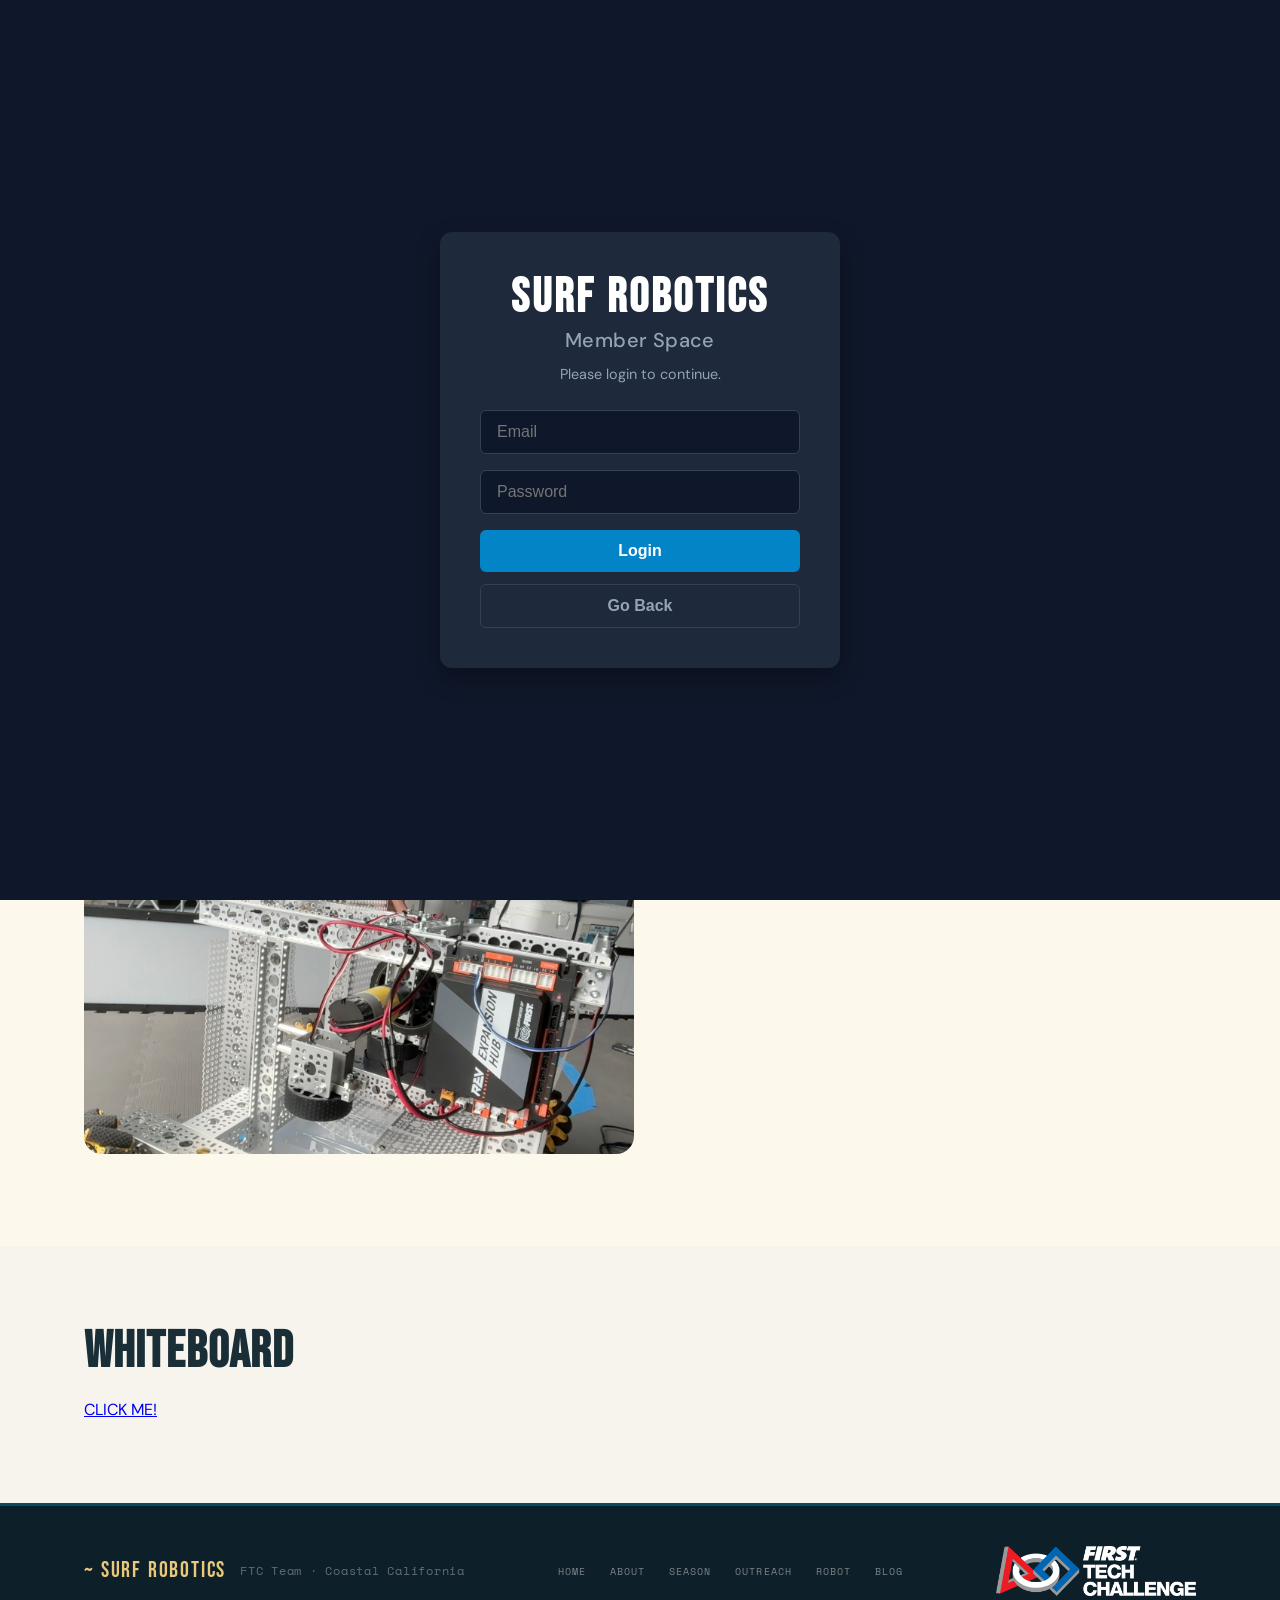
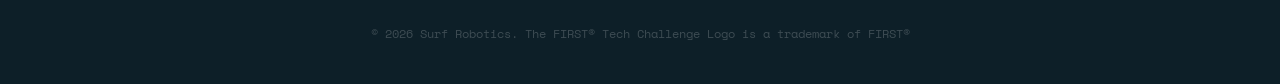
<file: teeam.html>
<!DOCTYPE html>
<html lang="en">

<head>
  <meta charset="UTF-8">
  <meta name="viewport" content="width=device-width, initial-scale=1.0">

  <title>Member Space</title>

  <link rel="icon" type="image/png" sizes="32x32" href="SURF_Logo.png">
  <link rel="apple-touch-icon" href="SURF_Logo.png">
  <link rel="stylesheet" href="/style.css">

  <link
    href="https://fonts.googleapis.com/css2?family=Bebas+Neue&family=DM+Sans:ital,wght@0,300;0,400;0,500;0,700;1,300&family=Space+Mono:wght@400;700&display=swap"
    rel="stylesheet"
  >

  <style>
    html,
    body {
      margin: 0;
      padding: 0;
      width: 100%;
    }

    * {
      box-sizing: border-box;
    }

    body.page-inner {
      margin: 0 !important;
      padding: 0 !important;
    }


    /* ================================
       PASSWORD GATE
       ================================ */

    #password-overlay {
      position: fixed;
      inset: 0;

      width: 100%;

      min-height: 100vh;
      min-height: 100dvh;

      background: #0f172a;
      color: #ffffff;

      display: flex;

      justify-content: center;
      align-items: center;

      padding: 20px;

      overflow-y: auto;

      z-index: 99999;
    }


    .password-card {
      background: #1e293b;

      width: min(400px, 100%);
      max-width: 400px;

      padding: 2.5rem;

      border-radius: 12px;

      box-shadow:
        0 10px 25px rgba(0, 0, 0, 0.3);

      text-align: center;

      font-family: 'DM Sans', sans-serif;
    }


    .password-heading {
      font-family: 'Bebas Neue', sans-serif;

      font-size: 3rem;

      letter-spacing: 3px;

      margin: 0 0 0.25rem;

      color: #ffffff;
    }


    .password-card h2 {
      font-family: 'DM Sans', sans-serif;

      font-size: 1.25rem;

      margin: 0 0 0.75rem;

      color: #94a3b8;

      font-weight: 500;
    }


    .password-card p {
      font-size: 0.9rem;

      color: #94a3b8;

      margin-bottom: 1.5rem;
    }


    .password-card input {
      width: 100%;

      padding: 0.75rem 1rem;

      margin-bottom: 1rem;

      border: 1px solid #334155;

      border-radius: 6px;

      background: #0f172a;

      color: #ffffff;

      font-size: 1rem;

      outline: none;
    }


    .password-card input:focus {
      border-color: #38bdf8;
    }


    .password-card button {
      width: 100%;

      padding: 0.75rem;

      background: #0284c7;

      color: #ffffff;

      border: none;

      border-radius: 6px;

      font-size: 1rem;

      font-weight: bold;

      cursor: pointer;

      transition: background 0.2s;
    }


    .password-card button:hover {
      background: #0369a1;
    }


    .password-card .back-button {
      margin-top: 12px;

      background: transparent;

      color: #94a3b8;

      border: 1px solid #334155;
    }


    .password-card .back-button:hover {
      background: #334155;

      color: #ffffff;
    }


    .error-msg {
      color: #ef4444 !important;

      font-size: 0.85rem !important;

      font-weight: 700;

      margin-top: 0.75rem !important;

      margin-bottom: 0 !important;

      display: none;
    }


    /* ================================
       MOBILE PASSWORD GATE
       ================================ */

    @media (max-width: 600px) {

      #password-overlay {
        min-height: 100vh;
        min-height: 100dvh;

        align-items: center;
      }


      .password-card {
        width: 100%;

        max-width: none;

        padding: 1.5rem;
      }


      .password-heading {
        font-size: 2.2rem;
      }


      .password-card h2 {
        font-size: 1.1rem;
      }


      .password-card input,
      .password-card button {
        font-size: 16px;
      }

    }


    /* ================================
   NAVIGATION
   ================================ */

.nav {
  position: relative;
  top: 0;

  width: 100%;

  margin: 0;
  padding: 0 24px;

  display: flex;
  align-items: center;

  min-height: 72px;

  box-sizing: border-box;

  z-index: 5000;
}


/* LOGO */

.nav-logo {
  display: flex;
  align-items: center;

  min-width: 0;

  flex-shrink: 1;
}

.nav-logo-image {
  flex-shrink: 0;
}


/* DESKTOP LINKS */

.nav-links {
  display: flex;
  align-items: center;

  gap: 18px;

  margin: 0 0 0 auto;
  padding: 0;

  list-style: none;
}

.nav-links li {
  margin: 0;
}

.nav-links a {
  white-space: nowrap;
}


/* HAMBURGER BUTTON */

.nav-toggle {
  display: none;

  flex-direction: column;
  justify-content: center;
  align-items: center;

  gap: 5px;

  width: 44px;
  height: 44px;

  margin-left: auto;
  padding: 8px;

  background: transparent;
  border: none;

  cursor: pointer;

  flex-shrink: 0;

  position: relative;

  z-index: 10002;
}

.nav-toggle span {
  display: block;

  width: 28px;
  height: 3px;

  background: #ffffff;

  border-radius: 2px;
}


/* =====================================================
   TABLETS + SMALL LAPTOPS
   iPad Pro / Air / Mini / Android tablets
   ===================================================== */

@media (max-width: 1400px) {

  .nav {
    padding-left: 20px;
    padding-right: 20px;

    overflow: visible !important;

    z-index: 10000;
  }


  .nav-toggle {
    display: flex;
  }


  .nav-links {
    display: none !important;

    position: absolute;

    top: 100%;
    left: 0;
    right: 0;

    width: 100%;

    margin: 0;
    padding: 12px 20px 20px;

    flex-direction: column;
    align-items: stretch;

    gap: 0;

    background: #0f172a;

    box-sizing: border-box;

    max-height: calc(100dvh - 72px);

    overflow-y: auto;

    -webkit-overflow-scrolling: touch;

    z-index: 10001;

    box-shadow:
      0 12px 25px rgba(0, 0, 0, 0.25);
  }


  .nav-links.active {
    display: flex !important;
  }


  .nav-links li {
    display: block;

    width: 100%;
  }


  .nav-links a {
    display: block;

    width: 100%;

    padding: 14px 16px;

    box-sizing: border-box;

    white-space: normal;
  }

}


/* =====================================================
   SMALL TABLETS
   iPad Mini portrait and similar devices
   ===================================================== */

@media (max-width: 900px) {

  .nav {
    min-height: 68px;

    padding-left: 16px;
    padding-right: 16px;
  }


  .nav-logo {
    max-width: calc(100% - 60px);
  }


  .nav-logo-image {
    max-height: 42px;
    width: auto;
  }


  .nav-links {
    max-height: calc(100dvh - 68px);

    padding: 10px 16px 18px;
  }


  .nav-links a {
    padding: 14px 14px;
  }

}


/* =====================================================
   PHONES
   ===================================================== */

@media (max-width: 600px) {

  .nav {
    min-height: 64px;

    padding-left: 12px;
    padding-right: 12px;
  }


  .nav-logo {
    max-width: calc(100% - 56px);
  }


  .nav-logo-image {
    max-height: 38px;
  }


  .nav-toggle {
    width: 42px;
    height: 42px;
  }


  .nav-toggle span {
    width: 26px;
  }


  .nav-links {
    max-height: calc(100dvh - 64px);

    padding: 8px 12px 16px;
  }


  .nav-links a {
    padding: 13px 12px;
  }

}


/* =====================================================
   VERY SMALL PHONES
   ===================================================== */

@media (max-width: 380px) {

  .nav {
    padding-left: 10px;
    padding-right: 10px;
  }


  .nav-logo {
    font-size: 0.9rem;
  }


  .nav-logo-image {
    max-height: 34px;
  }


  .nav-toggle {
    width: 40px;
    height: 40px;
  }


  .nav-toggle span {
    width: 24px;
  }

}


/* =====================================================
   LANDSCAPE PHONES / SHORT SCREENS
   ===================================================== */

@media (max-height: 500px) and (orientation: landscape) {

  .nav-links {
    max-height: calc(100dvh - 60px);
  }


  .nav-links a {
    padding-top: 10px;
    padding-bottom: 10px;
  }

}

    /* FINAL FIX — place at the bottom of team.html's <style> block */

.nav .nav-logo > img.nav-logo-image {
  width: 34px !important;
  height: 34px !important;
  min-width: 34px !important;
  min-height: 34px !important;
  max-width: 34px !important;
  max-height: 34px !important;
  object-fit: contain !important;
  display: block !important;
  flex: 0 0 34px !important;
}

/* Make the existing Member Space external links into buttons */
.section .container > a[href^="https://forms.gle/"],
.section .container > a[href*="docs.google.com/spreadsheets/"] {
  display: inline-flex !important;
  align-items: center;
  justify-content: center;
  min-height: 44px;
  padding: 12px 24px;
  margin-top: 8px;
  border: 2px solid #e8c87a;
  border-radius: 6px;
  background: #e8c87a;
  color: #0a4a5e !important;
  font-family: "Space Mono", monospace;
  font-size: 0.78rem;
  font-weight: 700;
  letter-spacing: 0.06em;
  line-height: 1;
  text-decoration: none !important;
  text-transform: uppercase;
  transition: transform 0.2s ease, background 0.2s ease;
}

.section .container > a[href^="https://forms.gle/"]:hover,
.section .container > a[href*="docs.google.com/spreadsheets/"]:hover {
  background: #c4a24a;
  border-color: #c4a24a;
  color: #0a4a5e !important;
  transform: translateY(-2px);
}
  </style>

</head>


<body class="page-inner login-locked">


  <!-- =========================================
       PASSWORD PROTECTED OVERLAY
       ========================================= -->

  <div id="password-overlay">

    <div class="password-card">

      <h1 class="password-heading">
        SURF ROBOTICS
      </h1>

      <h2>
        Member Space
      </h2>

      <p>
        Please login to continue.
      </p>


      <form
        id="password-form"
        onsubmit="checkPassword(event)"
      >

        <input
          type="email"
          id="username-input"
          placeholder="Email"
          required
          autocomplete="username"
        >


        <input
          type="password"
          id="password-input"
          placeholder="Password"
          required
          autocomplete="current-password"
        >


        <button type="submit">
          Login
        </button>


        <button
          type="button"
          class="back-button"
          onclick="goBack()"
        >
          Go Back
        </button>


        <p
          id="error-msg"
          class="error-msg"
        >
          Incorrect email or password. Please try again.
        </p>

      </form>

    </div>

  </div>


  <!-- =========================================
       NAVIGATION
       ========================================= -->

  <nav class="nav">

    <a href="/" class="nav-logo">

      <img
        src="SURF_Logo.png"
        alt="Surf Robotics logo"
        class="nav-logo-image"
      >

      SURF ROBOTICS

    </a>


    <button
      class="nav-toggle"
      id="navToggle"
      aria-label="Toggle menu"
    >

      <span></span>
      <span></span>
      <span></span>

    </button>


    <ul
      class="nav-links"
      id="navLinks"
    >

      <li>
        <a href="/">
          Home
        </a>
      </li>


      <li>
        <a href="about">
          About Us
        </a>
      </li>


      <li>
        <a href="season">
          2026–27 Season
        </a>
      </li>


      <li>
        <a href="outreach">
          Outreach & Sponsors
        </a>
      </li>


      <li>
        <a href="robot">
          Robot
        </a>
      </li>


      <li>
        <a href="blog">
          Blog
        </a>
      </li>


      <li>
        <a href="team" class="active">
          Members only
        </a>
      </li>

    </ul>

  </nav>


  <!-- =========================================
       HERO
       ========================================= -->

  <header class="page-hero">

    <div class="page-hero-bg"></div>

    <div class="container">

      <h1 class="page-hero-title">
        Member Space
      </h1>

    </div>

  </header>


  <!-- =========================================
       MAIN CONTENT
       ========================================= -->

  <main>


    <!-- MATERIALS FORM -->

    <section class="section">

      <div class="container">

        <h2 class="section-title-sm">
          Materials Form
        </h2>


        <a
          href="https://forms.gle/PRzGaCD5s3dtkx6S6"
        >
          CLICK ME!
        </a>

      </div>

    </section>


    <!-- STARTER BOT -->

    <section class="section section-sand">

      <div class="container">

        <h2 class="section-title-sm">
          Spreadsheet
        </h2>


        <p>
          Track parts, progress, etc.
        </p>


        <a
          href="https://docs.google.com/spreadsheets/d/1sfOlqnhsd861YVN8hmgj8G03ao3Aqj_NejMODsH6tm0/edit?gid=652018483#gid=652018483"
        >
          CLICK ME!
        </a>
        
        <figure
          style="
            margin: 35px 0 0;
            max-width: 550px;
          "
        >

          <img
            src="starter.jpeg"
            alt="Surf Robotics Starter Bot"
            style="
              width: 100%;
              height: auto;
              max-height: 500px;
              object-fit: contain;
              border-radius: 18px;
              display: block;
            "
          >


          <figcaption
            style="
              margin-top: 12px;
              font-family: 'Space Mono', monospace;
              font-size: 0.8rem;
              opacity: 0.7;
            "
          >
          </figcaption>

        </figure>

      </div>

    </section>

    <!-- WHITEBOARD -->

    <section class="section">

      <div class="container">

        <h2 class="section-title-sm">
          Whiteboard
        </h2>


        <a
          href="https://www.surfbots.org/whiteboard"
        >
          CLICK ME!
        </a>

      </div>

    </section>


  </main>


  <!-- =========================================
       FOOTER
       ========================================= -->

  <footer class="footer">

    <div class="container footer-inner">


      <div class="footer-brand">

        <span class="logo-wave">
          ~
        </span>

        SURF ROBOTICS

        <p>
          FTC Team · Coastal California
        </p>

      </div>


      <nav class="footer-nav">

        <a href="/">
          Home
        </a>

        <a href="about">
          About
        </a>

        <a href="season">
          Season
        </a>

        <a href="outreach">
          Outreach
        </a>

        <a href="robot">
          Robot
        </a>

        <a href="blog">
          Blog
        </a>

      </nav>


      <img
        src="FIRSTTech_iconHorz_RGB_reverse.png.webp"
        alt="FIRST® Tech Challenge Logo"
        width="200"
      >


      <p class="footer-copy">
        © 2026 Surf Robotics.
        The FIRST® Tech Challenge Logo is a trademark of FIRST®
      </p>


    </div>

  </footer>


  <!-- =========================================
       EXISTING SITE SCRIPTS
       ========================================= -->

  <script src="main.js"></script>

  <script src="blog.js"></script>


  <!-- =========================================
       PASSWORD PROTECTION
       ========================================= -->

  <script>

    /*
     * GO BACK
     *
     * Use browser history if there is a previous page.
     * Otherwise send the user back to the home page.
     */

    function goBack() {

      if (window.history.length > 1) {

        window.history.back();

      } else {

        window.location.href = "/";

      }

    }


    /*
     * SHA-256 hashing
     */

    async function generateSha256(text) {

      const encoder = new TextEncoder();

      const data = encoder.encode(text);

      const hashBuffer =
        await crypto.subtle.digest(
          'SHA-256',
          data
        );

      const hashArray =
        Array.from(
          new Uint8Array(hashBuffer)
        );

      return hashArray
        .map(
          b => b.toString(16).padStart(2, '0')
        )
        .join('');

    }


    /*
     * Approved member email hashes
     */

    const ALLOWED_EMAIL_HASHES = [
  "182e0fb217b22c707b6456fb23ce0e64ed0d4389b811662c4d1b7d6a878914ef",
  "4bf5af36ef1d23b423464bf7fd31f1e1c577b42509cec137bf2f0d2fcb52276a",
  "36e6186286dce05c2d756c8336ff3042a801d3f59612852a892ae41c8e3996ca",
  "930f45bf13543b915ba541e9a95702dd6be2deed7855ff91803e34aaf38db380",
  "591340780483af17f776a8ad144ea4c6401094d46146645e8ed40bab62d8f2e0",
  "78593585a487ee999a6b16a1ad0eb93f4a1f4adc7f7b1e13ef2cbe0583b4dbca",
  "7efad1ae41a4f4fceccf04fea25a334fd52928dbc4f49ce4b9f3575ea1cb6e62",
  "b373e9de9afc949ed34da291f28fbd2b707ef9c10aaa93cf0159ffc8d81caf11",
  "e98ef5b2ebdbb256e1ef5e0a9c1330177f78dc259a6faaa62a7c3ad4d29d09b1",
  "cb947ffc2306b6720e65d1dfd9df5e6a7cca2bd34c8ede0a7c0bf39d3dab4afc",
  "94983c5c89f8003b1b6be31b90b87fab9e128f866d54a4f4c126849b5e6a3efd",
  "eec533a29c419bdb60fb9e0a0c91b7d6ba7f95cc40de3a9c86e0885003a7fbc9",
  "171da284693be27cea022af08d357945277ca3188625d759eb636e07b5f05235",
  "343e3d35fa7e64f0508193bd61eca644923a37ef3390b7926c1f5d55db9443ca",
  "4671918a3ea4d9272548fb80a21a8a0e95a249ac8591920e45942f73b5ae05d1"
];


    /*
     * Password hash
     */

    const TARGET_PASS =
      "f47c4b720cd560809b27592e4933f897170e7cfe999a3f80d04c7b2887aa8843";


    /*
     * Check whether user already authenticated
     * during this browser tab/session.
     */

    window.addEventListener(
      'DOMContentLoaded',
      () => {

        if (
          sessionStorage.getItem('memberAuth') === 'true'
        ) {

          document
            .getElementById('password-overlay')
            .style
            .display = 'none';


          document
            .body
            .classList
            .remove('login-locked');

        }

      }
    );


    /*
     * LOGIN
     */

    async function checkPassword(event) {

      event.preventDefault();


      const emailInput =
        document.getElementById(
          'username-input'
        );


      const passwordInput =
        document.getElementById(
          'password-input'
        );


      const errorMsg =
        document.getElementById(
          'error-msg'
        );


      /*
       * Get email.
       *
       * trim() removes spaces.
       * toLowerCase() makes matching
       * case-insensitive.
       */

      const emailText =
        emailInput
          .value
          .trim()
          .toLowerCase();


      /*
       * Get password
       */

      const passwordText =
        passwordInput.value;


      /*
       * Hash email
       */

      const emailHash =
        await generateSha256(
          emailText
        );


      /*
       * Hash password
       */

      const passwordHash =
        await generateSha256(
          passwordText
        );


      /*
       * Validate email
       */

      const validEmail =
        ALLOWED_EMAIL_HASHES.includes(
          emailHash
        );


      /*
       * Validate password
       */

      const validPassword =
        passwordHash === TARGET_PASS;


      /*
       * Both email AND password
       * must be correct.
       */

      if (
        validEmail &&
        validPassword
      ) {

        sessionStorage.setItem(
          'memberAuth',
          'true'
        );


        document
          .getElementById('password-overlay')
          .style
          .display = 'none';


        document
          .body
          .classList
          .remove('login-locked');

      } else {

        errorMsg.style.display = 'block';


        document
          .getElementById('password-input')
          .value = '';

      }

    }

  </script>


</body>

</html>
</file>
<file: style.css>
/* =============================================
   SURF ROBOTICS — MAIN STYLESHEET
   Theme: Coastal · Deep Teal + Sandy Gold + Coral
   Fonts: Bebas Neue (display) + DM Sans (body) + Space Mono (data)
============================================= */

/* === RESET & BASE === */
*, *::before, *::after { box-sizing: border-box; margin: 0; padding: 0; }
html { scroll-behavior: smooth; }
body {
  font-family: 'DM Sans', sans-serif;
  background: var(--bg);
  color: var(--text);
  line-height: 1.6;
  overflow-x: hidden;
}

/* === CSS VARIABLES === */
:root {
  --teal:       #0a4a5e;
  --teal-mid:   #0d6b87;
  --teal-light: #1a8fa8;
  --teal-pale:  #e8f6fa;
  --sand:       #e8c87a;
  --sand-dark:  #c4a24a;
  --sand-pale:  #fdf8ec;
  --coral:      #e05c4b;
  --coral-pale: #fdf0ee;
  --bg:         #f7f4ee;
  --bg-dark:    #0d1f28;
  --text:       #1a2e38;
  --text-mid:   #4a6572;
  --text-light: #8aa3af;
  --border:     #d4e0e5;
  --white:      #ffffff;

  --radius-sm: 6px;
  --radius:    12px;
  --radius-lg: 20px;

  --shadow-sm: 0 2px 8px rgba(10,74,94,0.08);
  --shadow:    0 6px 24px rgba(10,74,94,0.12);
  --shadow-lg: 0 16px 48px rgba(10,74,94,0.18);

  --transition: 0.25s ease;
  --nav-h: 68px;
}

/* === TYPOGRAPHY === */
h1, h2, h3, h4, h5 { line-height: 1.1; }
h1 { font-family: 'Bebas Neue', sans-serif; letter-spacing: 0.02em; }
h2 { font-family: 'Bebas Neue', sans-serif; letter-spacing: 0.02em; }
h3 { font-weight: 700; font-size: 1.2rem; }
h4 { font-weight: 600; font-size: 1.05rem; }
p { color: var(--text-mid); }

/* === LAYOUT === */
.container { max-width: 1160px; margin: 0 auto; padding: 0 24px; }
.section { padding: 80px 0; }
.section-teal { background: var(--teal); color: var(--white); }
.section-sand { background: var(--sand-pale); }

/* =============================================
   NAVIGATION
============================================= */

:root {
  --nav-h: 68px;
}


/* Main navigation bar */

.nav {
  position: fixed;
  top: 0;
  left: 0;
  right: 0;

  width: 100%;
  height: var(--nav-h);

  display: flex;
  align-items: center;

  padding: 0 32px;

  background: #0d1f28;

  z-index: 10000;

  box-sizing: border-box;
}


/* =============================================
   LOGO
============================================= */

.nav-logo {
  display: flex;
  align-items: center;

  gap: 10px;

  flex-shrink: 0;

  font-family: 'Bebas Neue', sans-serif;

  font-size: 1.35rem;
  letter-spacing: 0.06em;

  color: #e8c87a;

  text-decoration: none;

  white-space: nowrap;
}



/* =============================================
   DESKTOP NAVIGATION LINKS
============================================= */

.nav-links {
  display: flex;
  align-items: center;

  gap: 26px;

  margin: 0 0 0 12px;
  padding: 0;

  list-style: none;
}


.nav-links li {
  margin: 0;
  padding: 0;

  list-style: none;
}


.nav-links a {
  display: block;

  padding: 8px 0;

  font-family: 'Space Mono', monospace;

  font-size: 0.67rem;
  font-weight: 700;

  letter-spacing: 0.08em;

  text-transform: uppercase;

  color: rgba(255, 255, 255, 0.65);

  text-decoration: none;

  white-space: nowrap;

  transition:
    color 0.25s ease,
    opacity 0.25s ease;
}


.nav-links a:hover {
  color: #e8c87a;
}


.nav-links a.active {
  color: #e8c87a;
}


/* =============================================
   HAMBURGER
============================================= */

.nav-toggle {
  display: none;

  width: 44px;
  height: 44px;

  margin-left: auto;
  padding: 8px;

  flex-shrink: 0;

  flex-direction: column;
  justify-content: center;
  align-items: center;

  gap: 5px;

  background: transparent;

  border: 0;

  border-radius: 6px;

  cursor: pointer;

  appearance: none;
  -webkit-appearance: none;

  z-index: 10002;
}


.nav-toggle:hover {
  background: rgba(255, 255, 255, 0.08);
}


.nav-toggle span {
  display: block;

  width: 26px;
  height: 3px;

  margin: 0;
  padding: 0;

  background: #ffffff;

  border-radius: 3px;

  pointer-events: none;
}


/* =============================================
   PAGE OFFSET

   Navigation is FIXED, so inner pages need
   exactly one navigation-height offset.
============================================= */

.page-inner {
  padding-top: var(--nav-h);
}


/* Home page should also start below navigation
   if your home nav is fixed.
*/

.page-home {
  padding-top: var(--nav-h);
}


/* =============================================
   TABLETS / SMALL LAPTOPS / ALL iPADS

   Includes:
   iPad Pro
   iPad Air
   iPad mini
   Android tablets
   smaller laptops
============================================= */

@media (max-width: 1200px) {

  .nav {
    padding-left: 24px;
    padding-right: 24px;
  }


  /*
     Hide desktop navigation.
  */

  .nav-links {
    display: none;

    position: fixed;

    top: var(--nav-h);
    left: 0;
    right: 0;

    width: 100%;

    margin: 0;

    padding:
      10px
      24px
      22px;

    flex-direction: column;
    align-items: stretch;

    gap: 0;

    background: #0d1f28;

    border-top:
      1px solid
      rgba(255, 255, 255, 0.06);

    border-bottom:
      1px solid
      rgba(255, 255, 255, 0.08);

    box-shadow:
      0 12px 24px
      rgba(0, 0, 0, 0.22);

    max-height:
      calc(100vh - var(--nav-h));

    max-height:
      calc(100dvh - var(--nav-h));

    overflow-y: auto;

    -webkit-overflow-scrolling: touch;

    z-index: 10001;
  }


  /*
     Support BOTH class names.

     This means the navigation works whether
     main.js uses:

       classList.toggle("open")

     or:

       classList.toggle("active")
  */

  .nav-links.open,
  .nav-links.active {
    display: flex;
  }


  .nav-links li {
    width: 100%;
  }


  .nav-links a {
    width: 100%;

    padding: 14px 8px;

    border-bottom:
      1px solid
      rgba(255, 255, 255, 0.06);

    font-size: 0.72rem;

    white-space: normal;
  }


  .nav-links li:last-child a {
    border-bottom: 0;
  }


  .nav-toggle {
    display: flex;
  }

}


/* =============================================
   iPAD MINI / SMALL TABLETS
============================================= */

@media (max-width: 900px) {

  .nav {
    padding-left: 18px;
    padding-right: 18px;
  }


  .nav-logo {
    font-size: 1.2rem;
  }


  .nav-logo-image {
    width: 34px;
    height: 34px;
  }


  .nav-links {
    padding-left: 18px;
    padding-right: 18px;
  }

}


/* =============================================
   PHONES
============================================= */

@media (max-width: 600px) {

  :root {
    --nav-h: 64px;
  }


  .nav {
    height: var(--nav-h);

    padding-left: 14px;
    padding-right: 14px;
  }


  .nav-logo {
    gap: 8px;

    font-size: 1.05rem;
  }


  .nav-logo-image {
    width: 32px;
    height: 32px;
  }


  .nav-toggle {
    width: 42px;
    height: 42px;
  }


  .nav-toggle span {
    width: 24px;
  }


  .nav-links {
    top: var(--nav-h);

    padding:
      8px
      14px
      16px;

    max-height:
      calc(100vh - var(--nav-h));

    max-height:
      calc(100dvh - var(--nav-h));
  }


  .nav-links a {
    padding: 13px 8px;

    font-size: 0.68rem;
  }

}


/* =============================================
   VERY SMALL PHONES
============================================= */

@media (max-width: 380px) {

  .nav {
    padding-left: 10px;
    padding-right: 10px;
  }


  .nav-logo {
    font-size: 0.95rem;
  }


  .nav-logo-image {
    width: 30px;
    height: 30px;
  }


  .nav-toggle {
    width: 40px;
    height: 40px;
  }


  .nav-toggle span {
    width: 22px;
  }

}


/* =============================================
   LANDSCAPE PHONES / SHORT SCREENS
============================================= */

@media
(max-height: 500px)
and
(orientation: landscape) {

  .nav-links a {
    padding-top: 9px;
    padding-bottom: 9px;
  }

}




}
/* =============================================
   BUTTONS
============================================= */

.btn,
a.btn,
button.btn {
  display: inline-flex;

  align-items: center;
  justify-content: center;

  gap: 6px;

  padding: 12px 28px;

  border-radius: 4px;

  font-family: 'Space Mono', monospace;

  font-size: 0.8rem;

  letter-spacing: 0.06em;

  text-transform: uppercase;

  text-decoration: none !important;

  font-weight: 700;

  cursor: pointer;

  border: 2px solid transparent;

  transition: all var(--transition);

  width: auto;

  white-space: nowrap;
}


/* PRIMARY BUTTON */

.btn-primary,
a.btn-primary,
button.btn-primary {
  background: var(--sand);

  color: var(--teal);

  border-color: var(--sand);

  text-decoration: none !important;
}


.btn-primary:hover,
a.btn-primary:hover,
button.btn-primary:hover {
  background: var(--sand-dark);

  color: var(--teal);

  border-color: var(--sand-dark);

  text-decoration: none !important;

  transform: translateY(-2px);

  box-shadow: var(--shadow);
}


/* GHOST BUTTON */

.btn-ghost,
a.btn-ghost,
button.btn-ghost {
  background: transparent;

  color: var(--sand);

  border-color: rgba(255, 255, 255, 0.4);

  text-decoration: none !important;
}


.btn-ghost:hover,
a.btn-ghost:hover,
button.btn-ghost:hover {
  border-color: var(--sand);

  color: var(--sand);

  text-decoration: none !important;
}


/* TEXT-STYLE BUTTON/LINK */

.btn-link,
a.btn-link,
button.btn-link {
  background: none;

  border: none;

  padding: 0;

  color: var(--teal-mid);

  font-family: 'Space Mono', monospace;

  font-size: 0.78rem;

  font-weight: 700;

  letter-spacing: 0.05em;

  text-transform: uppercase;

  text-decoration: none !important;

  cursor: pointer;

  transition: color var(--transition);
}


.btn-link:hover,
a.btn-link:hover,
button.btn-link:hover {
  color: var(--coral);

  text-decoration: none !important;
}

/* === SECTION LABELS === */
.section-eyebrow {
  font-family: 'Space Mono', monospace;
  font-size: 0.72rem;
  letter-spacing: 0.16em;
  text-transform: uppercase;
  color: var(--teal-mid);
  margin-bottom: 10px;
  font-weight: 700;
}
.section-teal .section-eyebrow { color: var(--teal-light); }
.section-title {
  font-family: 'Bebas Neue', sans-serif;
  font-size: clamp(3rem, 6vw, 5.5rem);
  color: var(--text);
  line-height: 0.95;
  margin-bottom: 24px;
}
.section-title-sm {
  font-family: 'Bebas Neue', sans-serif;
  font-size: clamp(2rem, 4vw, 3.2rem);
  color: var(--text);
  line-height: 1;
  margin-bottom: 20px;
}

/* =============================================
   HOME PAGE — HERO
============================================= */
.page-home .hero {
  position: relative;
  height: 100vh;
  min-height: 680px;
  display: flex; align-items: center;
  overflow: hidden;
  background: var(--bg-dark);
}
.hero-bg {
  position: absolute; inset: 0;
  background: linear-gradient(160deg, #041016 0%, #0a3040 50%, #0d4a5e 100%);
}
/* WAVE ANIMATION */
.wave {
  position: absolute;
  width: 250%;
  height: 200px;
  bottom: 0;
  border-radius: 50% 50% 0 0 / 80px 80px 0 0;
  opacity: 0.15;
  animation: waveMove 8s ease-in-out infinite;
}
.wave1 { background: var(--teal-light); animation-delay: 0s; bottom: -20px; }
.wave2 { background: var(--sand); opacity: 0.08; animation-delay: -3s; animation-duration: 10s; bottom: -40px; }
.wave3 { background: var(--coral); opacity: 0.06; animation-delay: -5s; animation-duration: 12s; bottom: -60px; }
@keyframes waveMove {
  0%, 100% { transform: translateX(-25%) scaleY(1); }
  50% { transform: translateX(0%) scaleY(1.2); }
}

.hero-content {
  position: relative;
  padding: 0 48px;
  max-width: 900px;
  animation: fadeUp 1s ease both;
}
.hero-eyebrow {
  font-family: 'Space Mono', monospace;
  font-size: 0.8rem;
  letter-spacing: 0.2em;
  text-transform: uppercase;
  color: var(--teal-light);
  margin-bottom: 16px;
  font-weight: 700;
}
.hero-title {
  font-family: 'Bebas Neue', sans-serif;
  font-size: clamp(5rem, 14vw, 13rem);
  line-height: 0.88;
  color: var(--white);
  letter-spacing: 0.01em;
  margin-bottom: 20px;
}
.hero-title span { color: var(--sand); }
.hero-sub {
  font-size: 1.25rem;
  color: rgba(255,255,255,0.6);
  max-width: 480px;
  margin-bottom: 36px;
  font-style: italic;
  font-weight: 300;
}
.hero-actions { display: flex; gap: 16px; flex-wrap: wrap; }
.hero-scroll {
  position: absolute;
  bottom: 32px;
  left: 48px;
  font-family: 'Space Mono', monospace;
  font-size: 0.65rem;
  letter-spacing: 0.25em;
  color: rgba(255,255,255,0.3);
  writing-mode: vertical-rl;
  animation: bounce 2s ease-in-out infinite;
}
@keyframes bounce {
  0%,100% { transform: translateY(0); }
  50% { transform: translateY(8px); }
}
@keyframes fadeUp {
  from { opacity: 0; transform: translateY(40px); }
  to { opacity: 1; transform: translateY(0); }
}

/* === STATS BAR === */
.stats-bar {
  background: var(--teal);
  display: flex; align-items: center; justify-content: center;
  gap: 0;
  padding: 28px;
  flex-wrap: wrap;
}
.stat {
  display: flex; flex-direction: column; align-items: center;
  padding: 0 40px;
}
.stat-num {
  font-family: 'Bebas Neue', sans-serif;
  font-size: 2.8rem;
  color: var(--sand);
  line-height: 1;
}
.stat-label {
  font-family: 'Space Mono', monospace;
  font-size: 0.65rem;
  letter-spacing: 0.12em;
  text-transform: uppercase;
  color: rgba(255,255,255,0.5);
  margin-top: 4px;
}
.stat-divider {
  width: 1px;
  height: 48px;
  background: rgba(255,255,255,0.15);
}

/* === HIGHLIGHTS CARDS === */
.cards-grid {
  display: grid;
  grid-template-columns: repeat(3, 1fr);
  gap: 24px;
  margin-top: 48px;
}
.card {
  padding: 36px 28px;
  border-radius: var(--radius-lg);
  border: 1px solid var(--border);
  transition: transform var(--transition), box-shadow var(--transition);
}
.card:hover { transform: translateY(-6px); box-shadow: var(--shadow-lg); }
.card-teal { background: var(--teal); color: white; }
.card-sand { background: var(--sand-pale); border-color: var(--sand); }
.card-coral { background: #fff8f7; border-color: var(--coral); }
.card-teal p { color: rgba(255,255,255,0.7); }
.card-icon { font-size: 2.4rem; margin-bottom: 14px; }
.card h3 { font-size: 1.4rem; margin-bottom: 10px; }
.card-teal h3 { color: var(--sand); }

/* === SEASON TEASER === */
.season-teaser { background: var(--bg-dark); }
.season-teaser-inner {
  display: grid; grid-template-columns: 1fr 1fr;
  gap: 64px; align-items: center;
}
.season-teaser-text .section-eyebrow { color: var(--teal-light); }
.season-teaser-text .section-title { color: var(--white); }
.season-teaser-text .section-title { font-family: 'Space Mono', monospace; }
.season-teaser-text p { color: rgba(255,255,255,0.6); margin-bottom: 28px; }
.robot-placeholder {
  display: flex; flex-direction: column; align-items: center;
  gap: 16px;
}
.robot-body {
  position: relative;
  width: 200px; height: 180px;
}
.robot-head {
  position: absolute;
  top: 0; left: 50%; transform: translateX(-50%);
  width: 80px; height: 50px;
  background: var(--teal-mid);
  border-radius: 8px 8px 0 0;
  border: 2px solid var(--teal-light);
}
.robot-chassis {
  position: absolute;
  top: 50px; left: 20px; right: 20px; bottom: 20px;
  background: var(--teal);
  border-radius: 6px;
  border: 2px solid var(--teal-light);
}
.robot-chassis::after {
  content: '';
  position: absolute;
  top: 12px; left: 50%; transform: translateX(-50%);
  width: 40px; height: 8px;
  background: var(--sand);
  border-radius: 4px;
  box-shadow: 0 0 12px var(--sand);
}
.robot-wheel {
  position: absolute;
  bottom: 0;
  width: 36px; height: 36px;
  background: #1a3040;
  border-radius: 50%;
  border: 3px solid var(--sand);
}
.robot-wheel.wl { left: 0; }
.robot-wheel.wr { right: 0; }
.robot-caption {
  font-family: 'Space Mono', monospace;
  font-size: 0.65rem;
  letter-spacing: 0.15em;
  color: var(--text-light);
  text-transform: uppercase;
}

/* === BLOG TEASER === */
.blog-teaser-header {
  display: flex; align-items: flex-end; justify-content: space-between;
  margin-bottom: 36px;
}
.blog-preview-grid {
  display: grid; grid-template-columns: repeat(3, 1fr);
  gap: 20px;
}
.blog-preview-card {
  display: block;
  padding: 28px;
  background: var(--white);
  border-radius: var(--radius);
  border: 1px solid var(--border);
  text-decoration: none;
  transition: all var(--transition);
}
.blog-preview-card:hover {
  transform: translateY(-4px);
  box-shadow: var(--shadow);
  border-color: var(--teal-light);
}
.blog-preview-card h4 {
  color: var(--text);
  margin: 10px 0 8px;
  font-size: 1rem;
}
.blog-preview-card p { font-size: 0.9rem; margin-bottom: 14px; }
.blog-tag {
  display: inline-block;
  font-family: 'Space Mono', monospace;
  font-size: 0.62rem;
  letter-spacing: 0.08em;
  text-transform: uppercase;
  padding: 3px 10px;
  border-radius: 20px;
  background: var(--teal-pale);
  color: var(--teal-mid);
  font-weight: 700;
}
.blog-date {
  font-size: 0.8rem;
  color: var(--text-light);
  font-family: 'Space Mono', monospace;
}

/* =============================================
   INNER PAGE HERO
============================================= */
.page-inner { padding-top: var(--nav-h); }
.page-hero {
  position: relative;
  padding: 80px 0 60px;
  background: var(--bg-dark);
  overflow: hidden;
}
.page-hero-bg {
  position: absolute; inset: 0;
  background: linear-gradient(135deg, #041016 0%, #0a3040 60%, #0d4a5e 100%);
  opacity: 0.95;
}
.page-hero-bg::after {
  content: '';
  position: absolute; bottom: 0; left: 0; right: 0;
  height: 3px;
  background: linear-gradient(90deg, var(--teal-light), var(--sand), var(--coral));
}
.page-hero .container { position: relative; }
.page-hero-title {
  font-family: 'Bebas Neue', sans-serif;
  font-size: clamp(3.5rem, 8vw, 7rem);
  color: var(--white);
  line-height: 0.9;
  margin-top: 8px;
}
.page-hero-sub {
  color: rgba(255,255,255,0.55);
  font-size: 1.1rem;
  margin-top: 14px;
  font-style: italic;
}

/* =============================================
   ABOUT PAGE
============================================= */
.two-col {
  display: grid; grid-template-columns: 1.2fr 0.8fr;
  gap: 64px; align-items: center;
}
.two-col-text p { margin-bottom: 16px; }
.story-visual {
  display: flex; flex-direction: column; gap: 12px;
  align-items: flex-start;
}
.sv-block {
  font-family: 'Bebas Neue', sans-serif;
  font-size: 2.2rem;
  letter-spacing: 0.04em;
  padding: 16px 28px;
  border-radius: var(--radius-sm);
  color: var(--white);
}
.sv-block1 { background: var(--teal); }
.sv-block2 { background: var(--coral); margin-left: 24px; }
.sv-block3 { background: var(--sand); color: var(--teal); margin-left: 48px; }

.mission-inner { text-align: center; max-width: 800px; margin: 0 auto; }
.mission-quote {
  font-family: 'Bebas Neue', sans-serif;
  font-size: clamp(2rem, 4vw, 3.2rem);
  color: var(--sand);
  margin-bottom: 20px;
  line-height: 1.1;
}
.mission-sub { font-size: 1.1rem; color: rgba(255,255,255,0.65); }

/* TEAM GRID */
.team-grid {
  display: grid;
  grid-template-columns: repeat(auto-fill, minmax(240px, 1fr));
  gap: 24px;
  margin-top: 36px;
}
.team-card {
  background: var(--white);
  border: 1px solid var(--border);
  border-radius: var(--radius);
  padding: 28px 22px;
  transition: transform var(--transition), box-shadow var(--transition);
}
.team-card:hover { transform: translateY(-5px); box-shadow: var(--shadow); }
.team-avatar {
  width: 56px; height: 56px;
  border-radius: 50%;
  background: hsl(var(--avatar-hue), 55%, 42%);
  color: white;
  font-family: 'Space Mono', monospace;
  font-size: 0.95rem;
  font-weight: 700;
  display: flex; align-items: center; justify-content: center;
  margin-bottom: 14px;
  letter-spacing: 0.05em;
}
.team-card h4 { color: var(--text); margin-bottom: 4px; }
.team-role {
  font-family: 'Space Mono', monospace;
  font-size: 0.65rem;
  letter-spacing: 0.08em;
  text-transform: uppercase;
  color: var(--teal-mid);
  display: block;
  margin-bottom: 10px;
}
.team-card p { font-size: 0.88rem; }

/* MENTORS */
.mentors-grid {
  display: grid; grid-template-columns: repeat(2, 1fr);
  gap: 20px; margin-top: 28px;
}
.mentor-card {
  display: flex; gap: 20px; align-items: flex-start;
  background: var(--white);
  border: 1px solid var(--border);
  border-radius: var(--radius);
  padding: 24px;
}
.mentor-card h4 { color: var(--text); margin-bottom: 4px; }
.mentor-card p { font-size: 0.88rem; margin-top: 8px; }

/* VALUES */
.values-grid {
  display: grid; grid-template-columns: repeat(4, 1fr);
  gap: 24px; margin-top: 36px;
}
.value-item {
  padding: 28px 20px;
  border-top: 3px solid var(--teal);
}
.value-num {
  font-family: 'Bebas Neue', sans-serif;
  font-size: 3rem;
  color: var(--sand-dark);
  line-height: 1;
  display: block;
  margin-bottom: 10px;
}
.value-item h4 { color: var(--text); margin-bottom: 8px; font-size: 0.95rem; }
.value-item p { font-size: 0.88rem; }

/* =============================================
   SEASON PAGE
============================================= */
.page-hero-season .page-hero-title { color: var(--sand); }

/* FIELD DIAGRAM */
.field-diagram {
  text-align: center;
}
.field-inner {
  position: relative;
  width: 100%; padding-top: 100%;
  background: #1a3040;
  border-radius: var(--radius);
  border: 2px solid var(--teal-mid);
  overflow: hidden;
}
.field-zone {
  position: absolute;
  font-family: 'Space Mono', monospace;
  font-size: 0.6rem;
  letter-spacing: 0.08em;
  color: rgba(255,255,255,0.4);
  text-align: center;
  padding: 8px;
}
.fz1 { top: 4%; left: 0; right: 0; }
.fz2 { bottom: 4%; left: 0; right: 0; }
.field-goal {
  position: absolute;
  width: 14%; height: 14%;
  background: var(--sand);
  border-radius: 4px;
  opacity: 0.7;
}
.fg1 { top: 15%; left: 30%; }
.fg2 { top: 15%; right: 30%; }
.field-piece {
  position: absolute;
  width: 8%; height: 8%;
  background: var(--coral);
  border-radius: 50%;
  opacity: 0.8;
}
.fp1 { top: 45%; left: 30%; }
.fp2 { top: 45%; left: 46%; }
.fp3 { top: 45%; right: 30%; }
.field-robot {
  position: absolute;
  width: 16%; height: 16%;
  background: var(--teal-light);
  border-radius: 4px;
  bottom: 20%; left: 50%; transform: translateX(-50%);
  border: 2px solid var(--sand);
  box-shadow: 0 0 16px rgba(26,143,168,0.5);
  animation: robotGlow 2s ease-in-out infinite;
}
@keyframes robotGlow {
  0%,100% { box-shadow: 0 0 12px rgba(26,143,168,0.4); }
  50% { box-shadow: 0 0 24px rgba(26,143,168,0.8); }
}

/* SPECS GRID */
.robot-specs-grid {
  display: grid; grid-template-columns: repeat(3, 1fr);
  gap: 2px; margin-top: 36px;
  background: rgba(255,255,255,0.05);
  border-radius: var(--radius);
  overflow: hidden;
}
.spec-card {
  padding: 28px 24px;
  background: rgba(255,255,255,0.04);
  transition: background var(--transition);
}
.spec-card:hover { background: rgba(255,255,255,0.08); }
.spec-card h5 {
  font-family: 'Space Mono', monospace;
  font-size: 0.65rem;
  letter-spacing: 0.12em;
  text-transform: uppercase;
  color: var(--teal-light);
  margin-bottom: 8px;
}
.spec-value {
  font-family: 'Bebas Neue', sans-serif;
  font-size: 1.6rem;
  color: var(--sand);
  line-height: 1;
  margin-bottom: 10px;
}
.spec-card p { color: rgba(255,255,255,0.55); font-size: 0.88rem; }

/* TIMELINE */
.timeline {
  margin-top: 40px;
  position: relative;
}
.timeline::before {
  content: '';
  position: absolute;
  left: 28px; top: 0; bottom: 0;
  width: 2px;
  background: linear-gradient(to bottom, var(--teal), var(--sand));
}
.tl-item {
  display: flex; gap: 36px;
  margin-bottom: 40px;
  position: relative;
}
.tl-marker {
  flex-shrink: 0;
  width: 56px; height: 56px;
  background: var(--teal);
  color: var(--sand);
  border-radius: 50%;
  font-family: 'Bebas Neue', sans-serif;
  font-size: 1.3rem;
  display: flex; align-items: center; justify-content: center;
  border: 3px solid var(--bg);
  box-shadow: 0 0 0 2px var(--teal);
  position: relative; z-index: 1;
}
.tl-content { padding-top: 8px; }
.tl-content h4 { color: var(--text); margin-bottom: 4px; }
.tl-date {
  font-family: 'Space Mono', monospace;
  font-size: 0.65rem;
  letter-spacing: 0.1em;
  text-transform: uppercase;
  color: var(--teal-mid);
  display: block;
  margin-bottom: 10px;
}
.tl-content p { font-size: 0.92rem; }

/* RESULTS TABLE */
.results-table-wrap { overflow-x: auto; margin-top: 28px; }
.results-table {
  width: 100%; border-collapse: collapse;
}
.results-table th {
  font-family: 'Space Mono', monospace;
  font-size: 0.65rem;
  letter-spacing: 0.1em;
  text-transform: uppercase;
  color: var(--text-mid);
  padding: 10px 16px;
  text-align: left;
  border-bottom: 2px solid var(--border);
}
.results-table td {
  padding: 14px 16px;
  font-size: 0.92rem;
  color: var(--text-mid);
  border-bottom: 1px solid var(--border);
}
.results-table tr:hover td { background: var(--teal-pale); }
.badge {
  display: inline-block;
  font-family: 'Space Mono', monospace;
  font-size: 0.6rem;
  letter-spacing: 0.06em;
  text-transform: uppercase;
  padding: 3px 10px;
  border-radius: 20px;
  font-weight: 700;
}
.badge-green { background: #e0f5e9; color: #1a7a40; }
.badge-blue { background: #e0eeff; color: #1a4a8a; }
.badge-yellow { background: #fff8e0; color: #8a6a00; }
.badge-gray { background: #f0f0f0; color: #666; }

/* CTA BLOCK */
.cta-block {
  background: linear-gradient(135deg, var(--teal) 0%, var(--teal-mid) 100%);
  border-radius: var(--radius-lg);
  padding: 60px;
  text-align: center;
}
.cta-inner { max-width: 600px; margin: 0 auto; }
.cta-inner .section-eyebrow { color: var(--teal-light); }
.cta-inner .section-title-sm { color: var(--sand); }
.cta-inner p { color: rgba(255,255,255,0.65); margin-bottom: 28px; }

/* =============================================
   OUTREACH PAGE
============================================= */
.outreach-stats {
  display: grid; grid-template-columns: repeat(2, 1fr);
  gap: 16px;
}
.outreach-actions {
  display: flex;
  flex-wrap: wrap;
  gap: 12px;
  margin-top: 8px;
}
.o-stat {
  padding: 24px;
  background: var(--teal-pale);
  border-radius: var(--radius);
  text-align: center;
  border: 1px solid var(--teal-light);
}
.o-num {
  display: block;
  font-family: 'Bebas Neue', sans-serif;
  font-size: 2.8rem;
  color: var(--teal);
  line-height: 1;
}
.o-stat span:last-child {
  font-family: 'Space Mono', monospace;
  font-size: 0.65rem;
  letter-spacing: 0.1em;
  text-transform: uppercase;
  color: var(--text-mid);
}

/* PROGRAMS */
.programs-grid {
  display: grid; grid-template-columns: repeat(3, 1fr);
  gap: 20px; margin-top: 36px;
}
.program-card {
  background: var(--white);
  border: 1px solid var(--border);
  border-radius: var(--radius);
  padding: 28px 22px;
  transition: transform var(--transition), box-shadow var(--transition);
}
.program-card:hover { transform: translateY(-4px); box-shadow: var(--shadow); }
.program-icon { font-size: 2rem; margin-bottom: 12px; }
.program-card h4 { color: var(--text); margin-bottom: 8px; }
.program-card p { font-size: 0.88rem; margin-bottom: 14px; }
.program-tag {
  font-family: 'Space Mono', monospace;
  font-size: 0.62rem;
  letter-spacing: 0.08em;
  text-transform: uppercase;
  color: var(--teal-mid);
  background: var(--teal-pale);
  padding: 3px 10px;
  border-radius: 20px;
  display: inline-block;
}

/* IMPACT BARS */
.impact-grid {
  max-width: 700px;
  margin: 36px auto 0;
  display: flex; flex-direction: column; gap: 24px;
}
.impact-item { display: flex; flex-direction: column; gap: 8px; }
.impact-bar {
  height: 12px;
  background: rgba(255,255,255,0.1);
  border-radius: 6px;
  overflow: hidden;
}
.impact-fill {
  height: 100%;
  background: linear-gradient(90deg, var(--teal-light), var(--sand));
  border-radius: 6px;
  transition: width 1.5s ease;
}
.impact-label {
  display: flex; justify-content: space-between;
  font-family: 'Space Mono', monospace;
  font-size: 0.65rem;
  letter-spacing: 0.08em;
  text-transform: uppercase;
  color: rgba(255,255,255,0.5);
}

/* SPONSORS */
.sponsors-intro {
  max-width: 680px;
  margin-bottom: 48px;
  font-size: 1rem;
}
.sponsor-tier-label {
  font-family: 'Space Mono', monospace;
  font-size: 0.8rem;
  letter-spacing: 0.1em;
  text-transform: uppercase;
  color: var(--text-mid);
  margin: 36px 0 16px;
  border-bottom: 1px solid var(--border);
  padding-bottom: 8px;
}
.sponsor-tier {
  display: flex; flex-wrap: wrap; gap: 16px;
  margin-bottom: 8px;
}
.sponsor-logo-block { display: flex; }
.sponsor-logo-placeholder {
  display: flex; align-items: center; justify-content: center;
  background: var(--white);
  border: 2px dashed var(--border);
  border-radius: var(--radius);
  text-align: center;
  font-family: 'Space Mono', monospace;
  font-size: 0.72rem;
  letter-spacing: 0.05em;
  color: var(--text-light);
  transition: all var(--transition);
}
.sponsor-logo-placeholder:hover {
  border-color: var(--teal);
  color: var(--teal);
}
.sponsor-logo-placeholder.large { width: 200px; height: 90px; font-size: 0.8rem; }
.sponsor-logo-placeholder.medium { width: 160px; height: 72px; }
.sponsor-logo-placeholder.small { width: 130px; height: 60px; font-size: 0.65rem; }

/* SPONSOR CTA */
.sponsor-cta { max-width: 700px; }
.sponsor-tiers-mini {
  display: flex; gap: 12px; flex-wrap: wrap;
  margin: 20px 0 28px;
}
.stm {
  flex: 1; min-width: 100px;
  padding: 16px;
  background: var(--white);
  border: 1px solid var(--border);
  border-radius: var(--radius-sm);
  text-align: center;
  font-size: 0.85rem;
  color: var(--text);
}
.stm strong { display: block; color: var(--teal); font-size: 0.75rem; font-family: 'Space Mono', monospace; margin-bottom: 4px; }

/* =============================================
   BLOG PAGE
============================================= */
.blog-filter-bar {
  background: var(--white);
  border-bottom: 1px solid var(--border);
  padding: 16px 0;
  position: sticky;
  top: var(--nav-h);
  z-index: 50;
}
.filter-btns {
  display: flex; gap: 8px; flex-wrap: wrap;
}
.filter-btn {
  font-family: 'Space Mono', monospace;
  font-size: 0.65rem;
  letter-spacing: 0.08em;
  text-transform: uppercase;
  font-weight: 700;
  padding: 6px 16px;
  border-radius: 20px;
  border: 1px solid var(--border);
  background: none;
  color: var(--text-mid);
  cursor: pointer;
  transition: all var(--transition);
}
.filter-btn:hover { border-color: var(--teal); color: var(--teal); }
.filter-btn.active {
  background: var(--teal);
  border-color: var(--teal);
  color: var(--white);
}

.blog-featured { background: var(--sand-pale); }
.featured-post {
  display: grid; grid-template-columns: 1.2fr 0.8fr;
  gap: 48px; align-items: center;
}
.featured-post-text .blog-tag { background: var(--teal); color: var(--white); margin-bottom: 16px; }
.featured-post-text h2 {
  font-family: 'Bebas Neue', sans-serif;
  font-size: clamp(1.8rem, 3vw, 2.8rem);
  color: var(--text);
  line-height: 1.1;
  margin-bottom: 16px;
}
.featured-excerpt { font-size: 1rem; margin-bottom: 20px; }
.post-meta {
  display: flex; gap: 16px;
  font-family: 'Space Mono', monospace;
  font-size: 0.65rem;
  letter-spacing: 0.08em;
  color: var(--text-light);
  text-transform: uppercase;
  margin-bottom: 24px;
  flex-wrap: wrap;
}

.post-visual-block {
  background: var(--teal);
  border-radius: var(--radius);
  padding: 28px;
  text-align: center;
}
.pvb-grid {
  display: grid; grid-template-columns: 1fr 1fr;
  gap: 8px; margin-bottom: 16px;
}
.pvb-cell {
  height: 60px; border-radius: 6px;
}
.c1 { background: hsl(195,70%,35%); transform: rotate(45deg); }
.c2 { background: hsl(195,70%,35%); transform: rotate(-45deg); }
.c3 { background: hsl(195,70%,35%); transform: rotate(-45deg); }
.c4 { background: hsl(195,70%,35%); transform: rotate(45deg); }
.post-visual-block p {
  font-family: 'Space Mono', monospace;
  font-size: 0.6rem;
  letter-spacing: 0.12em;
  text-transform: uppercase;
  color: rgba(255,255,255,0.5);
}

/* BLOG GRID */
.blog-grid {
  display: grid;
  grid-template-columns: repeat(3, 1fr);
  gap: 24px;
}
.blog-card {
  background: var(--white);
  border: 1px solid var(--border);
  border-radius: var(--radius);
  padding: 28px;
  transition: all var(--transition);
}
.blog-card:hover { transform: translateY(-4px); box-shadow: var(--shadow); border-color: var(--teal-light); }
.blog-card-top {
  display: flex; justify-content: space-between; align-items: center;
  margin-bottom: 14px;
}
.blog-card h3 {
  font-size: 1.05rem;
  color: var(--text);
  margin-bottom: 10px;
  line-height: 1.3;
}
.blog-card p { font-size: 0.88rem; margin-bottom: 16px; }
.post-meta-sm {
  display: flex; justify-content: space-between;
  font-family: 'Space Mono', monospace;
  font-size: 0.62rem;
  letter-spacing: 0.06em;
  color: var(--text-light);
  text-transform: uppercase;
  margin-bottom: 14px;
}
.blog-card.hidden { display: none; }

/* MODAL */
.post-modal {
  display: none;
  position: fixed; inset: 0;
  z-index: 200;
  align-items: center; justify-content: center;
}
.post-modal.open { display: flex; }
.modal-overlay {
  position: absolute; inset: 0;
  background: rgba(10,20,28,0.8);
  backdrop-filter: blur(6px);
}
.modal-content {
  position: relative;
  background: var(--white);
  border-radius: var(--radius-lg);
  max-width: 760px; width: calc(100% - 48px);
  max-height: 85vh;
  overflow-y: auto;
  padding: 48px;
  z-index: 1;
  animation: modalIn 0.3s ease;
}
@keyframes modalIn {
  from { opacity: 0; transform: scale(0.95) translateY(20px); }
  to { opacity: 1; transform: scale(1) translateY(0); }
}
.modal-close {
  position: absolute; top: 20px; right: 20px;
  background: var(--bg); border: none;
  width: 36px; height: 36px; border-radius: 50%;
  font-size: 0.9rem; cursor: pointer;
  color: var(--text-mid);
  transition: all var(--transition);
}
.modal-close:hover { background: var(--coral); color: white; }
.modal-body h2 {
  font-family: 'Bebas Neue', sans-serif;
  font-size: 2.4rem;
  color: var(--text);
  margin-bottom: 8px;
}
.modal-body .blog-tag { margin-bottom: 16px; }
.modal-body .post-meta { margin-bottom: 24px; }
.modal-body p { margin-bottom: 16px; line-height: 1.75; }
.modal-body h4 { color: var(--text); margin: 24px 0 10px; }
.modal-body code {
  font-family: 'Space Mono', monospace;
  font-size: 0.8rem;
  background: var(--teal-pale);
  padding: 2px 6px;
  border-radius: 3px;
  color: var(--teal);
}

/* =============================================
   FOOTER
============================================= */
.footer {
  background: var(--bg-dark);
  padding: 40px 0;
  border-top: 3px solid var(--teal);
}
.footer-inner {
  display: flex; align-items: center; justify-content: space-between;
  flex-wrap: wrap; gap: 20px;
}
.footer-brand {
  font-family: 'Bebas Neue', sans-serif;
  font-size: 1.4rem;
  letter-spacing: 0.08em;
  color: var(--sand);
  display: flex; align-items: center; gap: 6px;
}
.footer-brand p {
  color: rgba(255,255,255,0.35);
  font-family: 'DM Sans', sans-serif;
  font-size: 0.78rem;
  font-family: 'Space Mono', monospace;
  letter-spacing: 0.06em;
  margin-left: 8px;
  font-weight: 400;
}
.footer-nav {
  display: flex; gap: 24px;
}
.footer-nav a {
  font-family: 'Space Mono', monospace;
  font-size: 0.65rem;
  letter-spacing: 0.1em;
  text-transform: uppercase;
  color: rgba(255,255,255,0.45);
  text-decoration: none;
  transition: color var(--transition);
}
.footer-nav a:hover { color: var(--sand); }
.footer-copy {
  font-size: 0.75rem;
  color: rgba(255,255,255,0.2);
  font-family: 'Space Mono', monospace;
  width: 100%;
  text-align: center;
  margin-top: 8px;
}

/* =============================================
   RESPONSIVE
============================================= */
@media (max-width: 900px) {
  .cards-grid,
  .robot-specs-grid,
  .programs-grid,
  .values-grid,
  .blog-grid,
  .blog-preview-grid { grid-template-columns: repeat(2, 1fr); }

  .two-col,
  .season-teaser-inner,
  .featured-post { grid-template-columns: 1fr; gap: 36px; }

    .mentors-grid { grid-template-columns: 1fr; }
} /* Close the 900px media query */

@media (max-width: 600px) {
  .cards-grid,
  .robot-specs-grid,
  .programs-grid,
  .values-grid,
  .blog-grid,
  .blog-preview-grid,
  .outreach-stats { grid-template-columns: 1fr; }

  .hero-content { padding: 0 24px; }
  .hero-title { font-size: clamp(4rem, 18vw, 7rem); }
  .stats-bar { gap: 0; }
  .stat { padding: 0 20px; }
  .stat-divider { display: none; }
  .blog-teaser-header { flex-direction: column; align-items: flex-start; gap: 12px; }
  .section { padding: 56px 0; }
  .modal-content { padding: 28px 24px; }
}

/* ========================================
   HOME PAGE VIDEO + PHOTO
   ======================================== */

.home-media {
  width: 100%;
  padding: 40px 20px;
}

.home-media .container {
  width: min(1100px, 100%);
  margin: 0 auto;

  display: grid;
  grid-template-columns: repeat(2, minmax(0, 1fr));
  gap: 30px;
}

.media-item {
  width: 100%;
  overflow: hidden;
  border-radius: 24px;
}

.responsive-media {
  display: block;
  width: 100%;
  height: auto;
  max-width: 100%;
  border-radius: 24px;
}

/* Make video and image the same visual size */
video.responsive-media,
img.responsive-media {
  aspect-ratio: 16 / 9;
  object-fit: cover;
}

/* Tablets and phones */
@media (max-width: 768px) {
  .home-media {
    padding: 30px 16px;
  }

  .home-media .container {
    grid-template-columns: 1fr;
    gap: 20px;
  }

  .media-item,
  .responsive-media {
    border-radius: 18px;
  }
}

/* Small phones */
@media (max-width: 480px) {
  .home-media {
    padding: 20px 12px;
  }

  .media-item,
  .responsive-media {
    border-radius: 14px;
  }
}

/*Surf Logo*/
.nav-logo-image {
  width: 36px;
  height: 36px;
  object-fit: contain;
  display: block;
}

/* =========================================================
   FINAL RESPONSIVE NAVIGATION FIX
   SURF ROBOTICS
   Desktop / Laptop / iPad Pro / iPad Air / iPad Mini /
   Android Tablets / iPhone / Android Phones
   ========================================================= */


/* =========================================================
   NAVIGATION VARIABLES
   ========================================================= */

:root {
  --nav-h: 68px;
}


/* =========================================================
   MAIN NAVIGATION
   ========================================================= */

.nav {
  position: fixed !important;

  top: 0 !important;
  left: 0 !important;
  right: 0 !important;

  width: 100% !important;
  height: var(--nav-h) !important;
  min-height: var(--nav-h) !important;

  display: flex !important;
  align-items: center !important;

  padding: 0 28px !important;
  margin: 0 !important;

  background: #0d1f28 !important;

  box-sizing: border-box !important;

  overflow: visible !important;

  z-index: 10000 !important;
}


/* =========================================================
   LOGO
   ========================================================= */

.nav-logo {
  display: flex !important;
  align-items: center !important;

  gap: 10px !important;

  width: auto !important;
  height: auto !important;

  min-width: 0 !important;
  max-width: calc(100% - 60px) !important;

  padding: 0 !important;
  margin: 0 !important;

  flex: 0 1 auto !important;

  font-family: 'Bebas Neue', sans-serif !important;

  font-size: 1.35rem !important;

  line-height: 1 !important;

  letter-spacing: 0.06em !important;

  color: #e8c87a !important;

  text-decoration: none !important;

  white-space: nowrap !important;

  overflow: hidden !important;
}


/* =========================================================
   IMPORTANT:
   FORCE LOGO IMAGE TO STAY SMALL
   ========================================================= */

.nav .nav-logo .nav-logo-image,
.nav-logo-image {
  display: block !important;

  width: 34px !important;
  height: 34px !important;

  min-width: 34px !important;
  min-height: 34px !important;

  max-width: 34px !important;
  max-height: 34px !important;

  object-fit: contain !important;

  flex: 0 0 34px !important;

  margin: 0 !important;
  padding: 0 !important;

  border: 0 !important;
}


/* =========================================================
   DESKTOP NAVIGATION LINKS
   ========================================================= */

.nav-links {
  display: flex !important;

  align-items: center !important;

  gap: 24px !important;

  margin: 0 0 0 auto !important;
  padding: 0 !important;

  list-style: none !important;

  width: auto !important;

  position: static !important;

  background: transparent !important;

  box-shadow: none !important;

  overflow: visible !important;
}


.nav-links li {
  display: block !important;

  width: auto !important;

  margin: 0 !important;
  padding: 0 !important;

  list-style: none !important;
}


.nav-links a {
  display: block !important;

  width: auto !important;

  margin: 0 !important;

  padding: 8px 0 !important;

  border: 0 !important;

  background: transparent !important;

  font-family: 'Space Mono', monospace !important;

  font-size: 0.67rem !important;

  font-weight: 700 !important;

  line-height: 1.4 !important;

  letter-spacing: 0.08em !important;

  text-transform: uppercase !important;

  text-decoration: none !important;

  color: rgba(255, 255, 255, 0.65) !important;

  white-space: nowrap !important;
}


.nav-links a:hover {
  color: #e8c87a !important;

  background: transparent !important;
}


.nav-links a.active {
  color: #e8c87a !important;
}


/* =========================================================
   HAMBURGER BUTTON
   ========================================================= */

.nav-toggle {
  display: none !important;

  width: 44px !important;
  height: 44px !important;

  min-width: 44px !important;
  min-height: 44px !important;

  margin: 0 0 0 auto !important;
  padding: 8px !important;

  flex: 0 0 44px !important;

  flex-direction: column !important;

  justify-content: center !important;
  align-items: center !important;

  gap: 5px !important;

  background: transparent !important;

  border: 0 !important;

  border-radius: 6px !important;

  cursor: pointer !important;

  appearance: none !important;
  -webkit-appearance: none !important;

  box-shadow: none !important;

  z-index: 10002 !important;
}


.nav-toggle:hover {
  background: rgba(255, 255, 255, 0.08) !important;
}


.nav-toggle span {
  display: block !important;

  width: 26px !important;
  height: 3px !important;

  min-width: 26px !important;
  min-height: 3px !important;

  max-width: 26px !important;
  max-height: 3px !important;

  margin: 0 !important;
  padding: 0 !important;

  background: #ffffff !important;

  border: 0 !important;

  border-radius: 3px !important;

  pointer-events: none !important;
}


/* =========================================================
   PAGE OFFSET FOR FIXED NAVIGATION
   ========================================================= */

.page-inner {
  padding-top: var(--nav-h) !important;
}


.page-home {
  padding-top: var(--nav-h) !important;
}


/* =========================================================
   TABLETS + SMALL LAPTOPS
   Includes iPad Pro landscape
   ========================================================= */

@media (max-width: 1250px) {

  .nav {
    padding-left: 22px !important;
    padding-right: 22px !important;
  }


  .nav .nav-logo .nav-logo-image,
  .nav-logo-image {
    width: 34px !important;
    height: 34px !important;

    min-width: 34px !important;
    min-height: 34px !important;

    max-width: 34px !important;
    max-height: 34px !important;

    flex-basis: 34px !important;
  }


  .nav-toggle {
    display: flex !important;
  }


  .nav-links {
    display: none !important;

    position: fixed !important;

    top: var(--nav-h) !important;

    left: 0 !important;
    right: 0 !important;

    width: 100% !important;

    margin: 0 !important;

    padding: 10px 22px 20px !important;

    flex-direction: column !important;

    align-items: stretch !important;

    gap: 0 !important;

    background: #0d1f28 !important;

    border-top:
      1px solid
      rgba(255, 255, 255, 0.06) !important;

    border-bottom:
      1px solid
      rgba(255, 255, 255, 0.08) !important;

    box-shadow:
      0 12px 25px
      rgba(0, 0, 0, 0.25) !important;

    max-height:
      calc(100vh - var(--nav-h)) !important;

    max-height:
      calc(100dvh - var(--nav-h)) !important;

    overflow-y: auto !important;

    -webkit-overflow-scrolling: touch !important;

    z-index: 10001 !important;
  }


  /* Support both possible JS class names */

  .nav-links.open,
  .nav-links.active {
    display: flex !important;
  }


  .nav-links li {
    display: block !important;

    width: 100% !important;
  }


  .nav-links a {
    display: block !important;

    width: 100% !important;

    padding: 14px 8px !important;

    border-bottom:
      1px solid
      rgba(255, 255, 255, 0.06) !important;

    font-size: 0.72rem !important;

    white-space: normal !important;

    background: transparent !important;
  }


  .nav-links li:last-child a {
    border-bottom: 0 !important;
  }

}


/* =========================================================
   iPAD AIR / iPAD MINI / SMALL TABLETS
   ========================================================= */

@media (max-width: 900px) {

  .nav {
    padding-left: 16px !important;
    padding-right: 16px !important;
  }


  .nav-logo {
    gap: 9px !important;

    font-size: 1.15rem !important;

    max-width: calc(100% - 58px) !important;
  }


  .nav .nav-logo .nav-logo-image,
  .nav-logo-image {
    width: 32px !important;
    height: 32px !important;

    min-width: 32px !important;
    min-height: 32px !important;

    max-width: 32px !important;
    max-height: 32px !important;

    flex: 0 0 32px !important;
  }


  .nav-links {
    padding:
      8px
      16px
      18px !important;
  }

}


/* =========================================================
   PHONES
   ========================================================= */

@media (max-width: 600px) {

  :root {
    --nav-h: 62px;
  }


  .nav {
    height: var(--nav-h) !important;

    min-height: var(--nav-h) !important;

    padding-left: 12px !important;
    padding-right: 12px !important;
  }


  .nav-logo {
    gap: 7px !important;

    font-size: 1rem !important;

    max-width: calc(100% - 54px) !important;
  }


  .nav .nav-logo .nav-logo-image,
  .nav-logo-image {
    width: 29px !important;
    height: 29px !important;

    min-width: 29px !important;
    min-height: 29px !important;

    max-width: 29px !important;
    max-height: 29px !important;

    flex: 0 0 29px !important;
  }


  .nav-toggle {
    width: 40px !important;
    height: 40px !important;

    min-width: 40px !important;
    min-height: 40px !important;

    flex-basis: 40px !important;
  }


  .nav-toggle span {
    width: 24px !important;

    min-width: 24px !important;
    max-width: 24px !important;
  }


  .nav-links {
    top: var(--nav-h) !important;

    padding:
      8px
      12px
      16px !important;

    max-height:
      calc(100vh - var(--nav-h)) !important;

    max-height:
      calc(100dvh - var(--nav-h)) !important;
  }


  .nav-links a {
    padding:
      13px
      8px !important;

    font-size: 0.68rem !important;
  }

}


/* =========================================================
   VERY SMALL PHONES
   ========================================================= */

@media (max-width: 380px) {

  .nav {
    padding-left: 9px !important;
    padding-right: 9px !important;
  }


  .nav-logo {
    font-size: 0.9rem !important;

    gap: 6px !important;
  }


  .nav .nav-logo .nav-logo-image,
  .nav-logo-image {
    width: 27px !important;
    height: 27px !important;

    min-width: 27px !important;
    min-height: 27px !important;

    max-width: 27px !important;
    max-height: 27px !important;

    flex: 0 0 27px !important;
  }


  .nav-toggle {
    width: 38px !important;
    height: 38px !important;

    min-width: 38px !important;
    min-height: 38px !important;

    flex-basis: 38px !important;
  }


  .nav-toggle span {
    width: 22px !important;

    min-width: 22px !important;
    max-width: 22px !important;
  }

}


/* =========================================================
   LANDSCAPE PHONES
   ========================================================= */

@media
(max-height: 500px)
and
(orientation: landscape) {

  .nav-links a {
    padding-top: 9px !important;
    padding-bottom: 9px !important;
  }

}


/* =========================================================
   BUTTON PROTECTION

   Prevent navigation rules from affecting normal buttons.
   ========================================================= */

.btn,
a.btn,
button.btn {
  display: inline-flex !important;

  align-items: center !important;
  justify-content: center !important;

  width: auto !important;

  gap: 6px !important;

  padding: 12px 28px !important;

  border-radius: 4px !important;

  font-family: 'Space Mono', monospace !important;

  font-size: 0.8rem !important;

  font-weight: 700 !important;

  letter-spacing: 0.06em !important;

  line-height: 1.4 !important;

  text-transform: uppercase !important;

  text-decoration: none !important;

  white-space: nowrap !important;

  cursor: pointer !important;

  border: 2px solid transparent !important;
}


/* PRIMARY BUTTON */

.btn-primary,
a.btn-primary,
button.btn-primary {
  background: var(--sand) !important;

  color: var(--teal) !important;

  border-color: var(--sand) !important;
}


.btn-primary:hover,
a.btn-primary:hover,
button.btn-primary:hover {
  background: var(--sand-dark) !important;

  color: var(--teal) !important;

  border-color: var(--sand-dark) !important;

  transform: translateY(-2px);

  box-shadow: var(--shadow);
}


/* GHOST BUTTON */

.btn-ghost,
a.btn-ghost,
button.btn-ghost {
  background: transparent !important;

  color: var(--white) !important;

  border-color:
    rgba(255, 255, 255, 0.4) !important;
}


.btn-ghost:hover,
a.btn-ghost:hover,
button.btn-ghost:hover {
  border-color: var(--sand) !important;

  color: var(--sand) !important;
}


/* =========================================================
   END FINAL RESPONSIVE NAVIGATION FIX
   ========================================================= */

/* =====================================================
   FINAL NAVIGATION + BUTTON FIX
   Keep this block at the very end of style.css.
===================================================== */

.nav {
  height: var(--nav-h);
  min-height: var(--nav-h);
  padding: 0 32px;
  background: var(--bg-dark);
  overflow: visible !important;
}

.nav-logo {
  display: inline-flex;
  align-items: center;
  gap: 10px;
  color: var(--sand);
  text-decoration: none;
  white-space: nowrap;
}

.nav-logo-image {
  display: block !important;
  flex: 0 0 38px;
  width: 38px !important;
  height: 38px !important;
  min-width: 38px;
  min-height: 38px;
  max-width: 38px !important;
  max-height: 38px !important;
  object-fit: contain;
}

/* Real buttons and links explicitly marked as buttons */
.btn,
a.btn,
button.btn {
  display: inline-flex;
  align-items: center;
  justify-content: center;
  min-height: 44px;
  padding: 11px 22px;
  border: 2px solid transparent;
  border-radius: 6px;
  font: 700 0.78rem/1 'Space Mono', monospace;
  letter-spacing: 0.06em;
  text-transform: uppercase;
  text-decoration: none;
  cursor: pointer;
  appearance: none;
  -webkit-appearance: none;
  transition: transform var(--transition), background var(--transition),
              border-color var(--transition), color var(--transition),
              box-shadow var(--transition);
}

.btn-primary {
  background: var(--sand);
  border-color: var(--sand);
  color: var(--teal);
}

.btn-primary:hover,
.btn-primary:focus-visible {
  background: var(--sand-dark);
  border-color: var(--sand-dark);
  color: var(--teal);
  transform: translateY(-2px);
  box-shadow: var(--shadow);
}

.btn-ghost {
  background: transparent;
  border-color: rgba(255, 255, 255, 0.55);
  color: var(--white);
}

.btn-ghost:hover,
.btn-ghost:focus-visible {
  border-color: var(--sand);
  color: var(--sand);
}

.btn:focus-visible,
.nav-toggle:focus-visible {
  outline: 3px solid var(--sand);
  outline-offset: 3px;
}

/* Tablet, iPad Pro, iPad mini, and phones */
@media (max-width: 1200px) {
  .nav {
    padding: 0 20px;
  }

  .nav-logo-image {
    flex-basis: 36px;
    width: 36px !important;
    height: 36px !important;
    min-width: 36px;
    min-height: 36px;
    max-width: 36px !important;
    max-height: 36px !important;
  }

  .nav-toggle {
    display: inline-flex !important;
  }

  .nav-links {
    display: none !important;
    position: fixed;
    top: var(--nav-h);
    left: 0;
    right: 0;
    width: 100%;
    margin: 0;
    padding: 10px 20px 20px;
    flex-direction: column;
    align-items: stretch;
    gap: 0;
    background: var(--bg-dark);
    border-top: 1px solid rgba(255, 255, 255, 0.08);
    box-shadow: 0 12px 24px rgba(0, 0, 0, 0.25);
    max-height: calc(100dvh - var(--nav-h));
    overflow-y: auto;
  }

  .nav-links.open,
  .nav-links.active {
    display: flex !important;
  }

  .nav-links li,
  .nav-links a {
    width: 100%;
  }

  .nav-links a {
    display: block;
    padding: 14px 8px;
    border-bottom: 1px solid rgba(255, 255, 255, 0.08);
  }

  .nav-links li:last-child a {
    border-bottom: 0;
  }
}

@media (max-width: 600px) {
  :root {
    --nav-h: 64px;
  }

  .nav {
    padding: 0 14px;
  }

  .nav-logo {
    gap: 8px;
    font-size: 1.05rem;
  }

  .nav-logo-image {
    flex-basis: 32px;
    width: 32px !important;
    height: 32px !important;
    min-width: 32px;
    min-height: 32px;
    max-width: 32px !important;
    max-height: 32px !important;
  }

  .nav-links {
    padding: 8px 14px 16px;
  }
}

/* =====================================================
   GLOBAL LOGO + BUTTON REPAIR
   Keep this as the final block in style.css.
===================================================== */

/* Logo: locks its displayed size on every page */
.nav .nav-logo > img.nav-logo-image,
.nav-logo img.nav-logo-image {
  display: block !important;
  flex: 0 0 34px !important;
  width: 34px !important;
  height: 34px !important;
  min-width: 34px !important;
  min-height: 34px !important;
  max-width: 34px !important;
  max-height: 34px !important;
  object-fit: contain !important;
}

/* Shared CTA buttons */
.btn,
a.btn,
button.btn,
main button[type="submit"]:not(.nav-toggle):not(.filter-btn):not(.modal-close) {
  display: inline-flex !important;
  align-items: center;
  justify-content: center;
  min-height: 44px;
  padding: 12px 24px;
  border: 2px solid transparent;
  border-radius: 6px;
  background: var(--sand);
  border-color: var(--sand);
  color: var(--teal) !important;
  font-family: "Space Mono", monospace;
  font-size: 0.78rem;
  font-weight: 700;
  letter-spacing: 0.06em;
  line-height: 1;
  text-align: center;
  text-decoration: none !important;
  text-transform: uppercase;
  cursor: pointer;
  appearance: none;
  -webkit-appearance: none;
  transition: transform 0.2s ease, background 0.2s ease,
              border-color 0.2s ease, box-shadow 0.2s ease;
}

.btn:hover,
a.btn:hover,
main button[type="submit"]:not(.nav-toggle):not(.filter-btn):not(.modal-close):hover {
  background: var(--sand-dark);
  border-color: var(--sand-dark);
  color: var(--teal) !important;
  transform: translateY(-2px);
  box-shadow: var(--shadow);
}

.btn-ghost {
  background: transparent !important;
  border-color: rgba(255, 255, 255, 0.55) !important;
  color: var(--white) !important;
}

.btn-ghost:hover {
  background: transparent !important;
  border-color: var(--sand) !important;
  color: var(--sand) !important;
}

/* Existing Google Form / Sheet action links become buttons automatically */
main a[href^="https://forms.gle/"],
main a[href*="docs.google.com/forms/"],
main a[href*="docs.google.com/spreadsheets/"] {
  display: inline-flex !important;
  align-items: center;
  justify-content: center;
  min-height: 44px;
  padding: 12px 24px;
  border: 2px solid var(--sand);
  border-radius: 6px;
  background: var(--sand);
  color: var(--teal) !important;
  font-family: "Space Mono", monospace;
  font-size: 0.78rem;
  font-weight: 700;
  letter-spacing: 0.06em;
  line-height: 1;
  text-decoration: none !important;
  text-transform: uppercase;
  transition: transform 0.2s ease, background 0.2s ease;
}

main a[href^="https://forms.gle/"]:hover,
main a[href*="docs.google.com/forms/"]:hover,
main a[href*="docs.google.com/spreadsheets/"]:hover {
  background: var(--sand-dark);
  border-color: var(--sand-dark);
  color: var(--teal) !important;
  transform: translateY(-2px);
}

@media (max-width: 600px) {
  .nav .nav-logo > img.nav-logo-image,
  .nav-logo img.nav-logo-image {
    flex-basis: 30px !important;
    width: 30px !important;
    height: 30px !important;
    min-width: 30px !important;
    min-height: 30px !important;
    max-width: 30px !important;
    max-height: 30px !important;
  }
}

/* =====================================================
   RESTORE ORIGINAL OUTLINED BUTTON DESIGN
===================================================== */

.btn,
a.btn,
button.btn {
  display: inline-flex !important;
  align-items: center;
  justify-content: center;
  min-height: 44px;
  padding: 12px 24px;
  border: 2px solid var(--sand) !important;
  border-radius: 5px;
  background: transparent !important;
  color: var(--sand) !important;
  font-family: "Space Mono", monospace;
  font-size: 0.89rem;
  font-weight: 700;
  letter-spacing: 0.05em;
  line-height: 1;
  text-decoration: none !important;
  text-transform: uppercase;
  cursor: pointer;
  transition: all 0.25s ease;
}

/* Gold outlined buttons */
.btn-primary,
a.btn-primary,
button.btn-primary {
  background: var(--sand) !important;
  border-color: var(--sand) !important;
  color: var(--teal) !important;
}

.btn-primary:hover,
a.btn-primary:hover,
button.btn-primary:hover {
  background: var(--sand-dark) !important;
  border-color: var(--sand) !important;
  color: var(--teal) !important;
  transform: translateY(-2px);
  box-shadow: var(--shadow);
}

/* White outlined buttons aka ghost buttons */
.btn-ghost,
a.btn-ghost,
button.btn-ghost {
  background: transparent !important;
  border-color: var(--sand-dark) !important;
  color: var(--sand-dark) !important;
}

.btn-ghost:hover,
a.btn-ghost:hover,
button.btn-ghost:hover {
  background: transparent !important;
  border-color: var(--sand) !important;
  color: var(--sand) !important;
  transform: translateY(-2px);
}

/* Home page YouTube button */
.hero-actions a.btn-ghost[href*="youtube.com"],
.hero-actions a[href*="youtube.com"] {
  background: transparent !important;
  border: 2px solid var(--sand) !important;
  color: var(--sand) !important;
}

.hero-actions a.btn-ghost[href*="youtube.com"]:hover,
.hero-actions a[href*="youtube.com"]:hover {
  background: transparent !important;
  border-color: var(--sand) !important;
  color: var(--sand) !important;
}

.season-teaser-text .section-title {
  font-family: 'Space Mono', monospace !important;
  font-weight: 600 !important;
}
</file>
